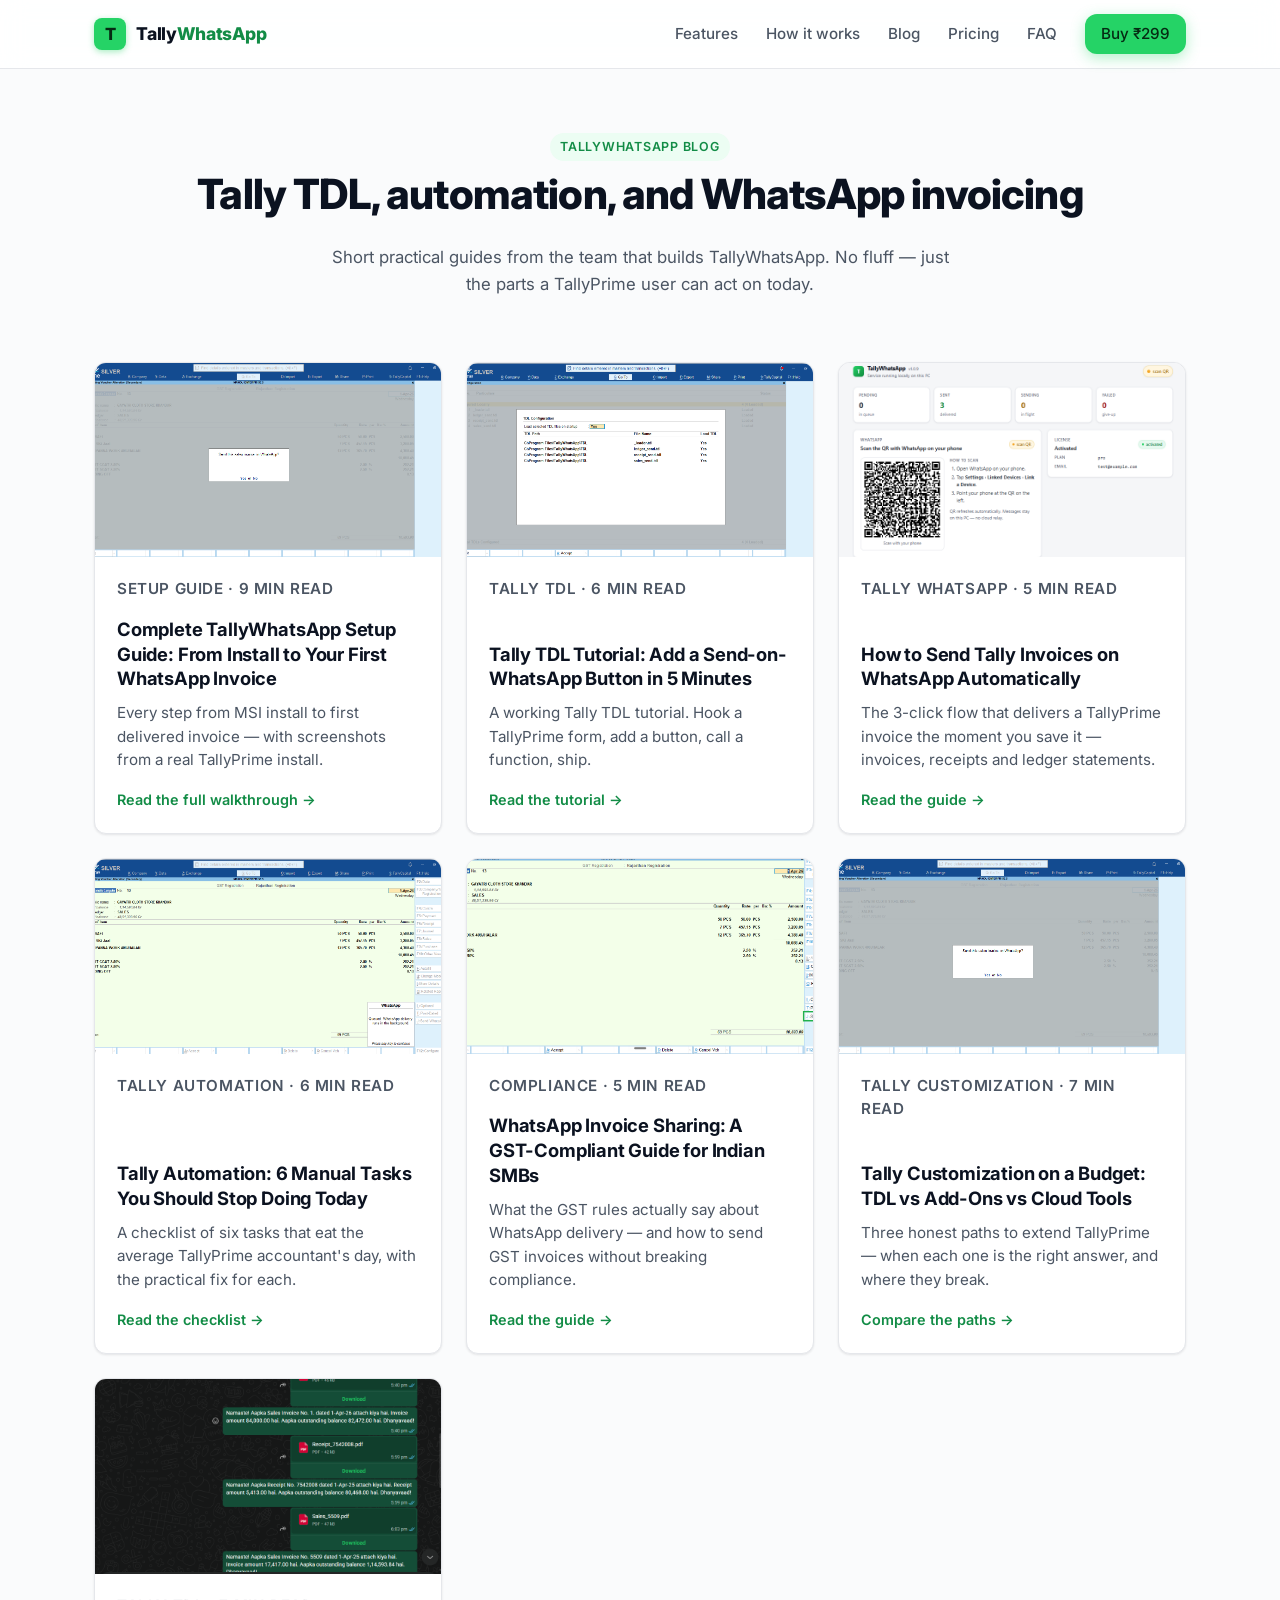
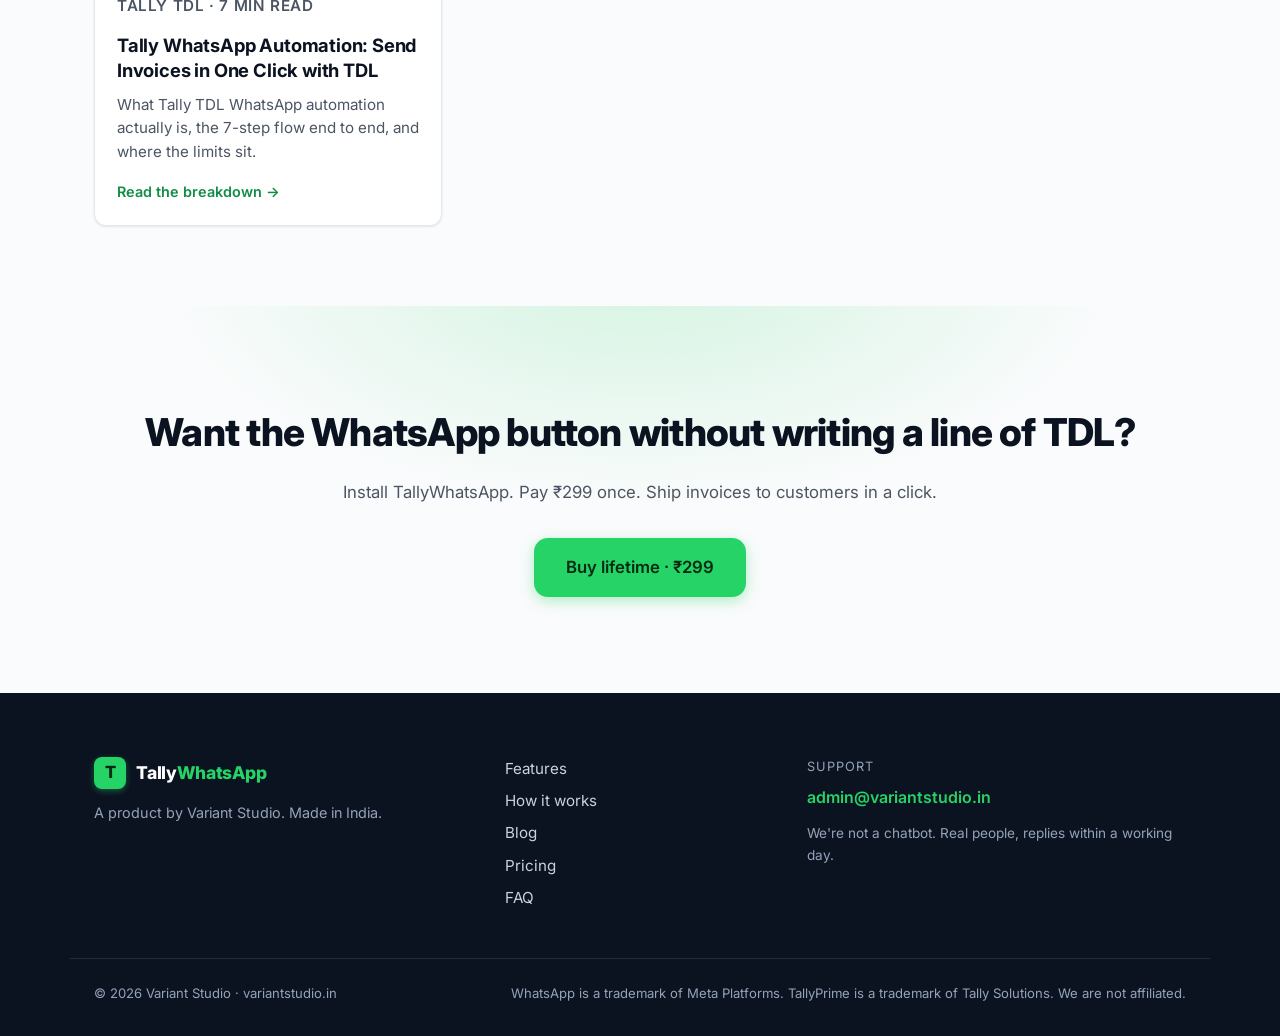
<file: landing/blog/index.html>
<!DOCTYPE html>
<html lang="en">
<head>
<meta charset="UTF-8">
<meta name="viewport" content="width=device-width, initial-scale=1.0">
<title>Blog — TallyWhatsApp · Tally TDL, Automation & WhatsApp Invoicing</title>
<meta name="description" content="Practical guides on Tally TDL, Tally automation and sending TallyPrime invoices on WhatsApp. Written by the team that built TallyWhatsApp.">
<link rel="canonical" href="https://tallywhatsapp.variantstudio.in/blog/">

<meta property="og:type" content="website">
<meta property="og:url" content="https://tallywhatsapp.variantstudio.in/blog/">
<meta property="og:title" content="TallyWhatsApp Blog — Tally TDL, Automation & WhatsApp Invoicing">
<meta property="og:description" content="Practical guides on Tally TDL, Tally automation and sending TallyPrime invoices on WhatsApp.">
<meta property="og:image" content="https://tallywhatsapp.variantstudio.in/og-image.png">
<meta property="og:locale" content="en_IN">
<meta name="twitter:card" content="summary_large_image">
<meta name="twitter:title" content="TallyWhatsApp Blog — Tally TDL & Automation">
<meta name="twitter:description" content="Short, practical guides on Tally TDL, automation and WhatsApp invoicing.">
<meta name="twitter:image" content="https://tallywhatsapp.variantstudio.in/og-image.png">

<meta name="theme-color" content="#25D366">
<link rel="icon" href="../favicon.svg" type="image/svg+xml">
<link rel="preconnect" href="https://fonts.googleapis.com">
<link rel="preconnect" href="https://fonts.gstatic.com" crossorigin>
<link href="https://fonts.googleapis.com/css2?family=Inter:wght@400;500;600;700;800&display=swap" rel="stylesheet">
<link rel="stylesheet" href="../style.css">
<link rel="stylesheet" href="style.css">

<script type="application/ld+json">
{
  "@context": "https://schema.org",
  "@type": "Blog",
  "name": "TallyWhatsApp Blog",
  "description": "Practical guides on Tally TDL, Tally automation and WhatsApp invoicing for Indian SMBs.",
  "url": "https://tallywhatsapp.variantstudio.in/blog/",
  "publisher": {
    "@type": "Organization",
    "name": "Variant Studio",
    "url": "https://variantstudio.in/",
    "logo": {"@type": "ImageObject", "url": "https://tallywhatsapp.variantstudio.in/favicon.svg"}
  },
  "blogPost": [
    {"@type": "BlogPosting", "headline": "Complete TallyWhatsApp Setup Guide: From Install to Your First WhatsApp Invoice", "url": "https://tallywhatsapp.variantstudio.in/blog/tallywhatsapp-complete-setup-guide/"},
    {"@type": "BlogPosting", "headline": "Tally TDL Tutorial: Add a Send-on-WhatsApp Button in 5 Minutes", "url": "https://tallywhatsapp.variantstudio.in/blog/tally-tdl-tutorial-send-whatsapp/"},
    {"@type": "BlogPosting", "headline": "How to Send Tally Invoices on WhatsApp Automatically", "url": "https://tallywhatsapp.variantstudio.in/blog/send-tally-invoices-whatsapp-automatically/"},
    {"@type": "BlogPosting", "headline": "Tally Automation: 6 Manual Tasks You Should Stop Doing Today", "url": "https://tallywhatsapp.variantstudio.in/blog/tally-automation-checklist/"},
    {"@type": "BlogPosting", "headline": "WhatsApp Invoice Sharing: A GST-Compliant Guide for Indian SMBs", "url": "https://tallywhatsapp.variantstudio.in/blog/whatsapp-invoice-gst-guide/"},
    {"@type": "BlogPosting", "headline": "Tally Customization on a Budget: TDL vs Add-Ons vs Cloud Tools", "url": "https://tallywhatsapp.variantstudio.in/blog/tally-customization-comparison/"},
    {"@type": "BlogPosting", "headline": "Tally WhatsApp Automation: Send Invoices in One Click with TDL", "url": "https://tallywhatsapp.variantstudio.in/blog/tally-tdl-whatsapp-automation/"}
  ]
}
</script>
</head>

<body>

<header class="site-header">
  <div class="container nav">
    <a href="/" class="brand" aria-label="TallyWhatsApp home">
      <span class="brand-mark">T</span>
      <span class="brand-name">Tally<span>WhatsApp</span></span>
    </a>
    <nav aria-label="Primary">
      <a href="/#features">Features</a>
      <a href="/#how">How it works</a>
      <a href="/blog/">Blog</a>
      <a href="/#pricing">Pricing</a>
      <a href="/#faq">FAQ</a>
      <a href="/#pricing" class="btn btn-primary btn-sm">Buy ₹299</a>
    </nav>
  </div>
</header>

<main>

<section class="blog-hero">
  <div class="container">
    <span class="eyebrow">TallyWhatsApp Blog</span>
    <h1>Tally TDL, automation, and WhatsApp invoicing</h1>
    <p>Short practical guides from the team that builds <a href="/">TallyWhatsApp</a>. No fluff — just the parts a TallyPrime user can act on today.</p>
  </div>
</section>

<section class="container">
  <div class="blog-grid">

    <article class="blog-card">
      <a href="/blog/tallywhatsapp-complete-setup-guide/" class="blog-card-image" aria-label="Complete TallyWhatsApp setup guide">
        <img src="../Pictures/Screenshot%202026-05-17%20235850.png" alt="TallyWhatsApp dashboard with WhatsApp QR pairing, license activated and three sent messages" loading="lazy">
      </a>
      <div class="blog-card-body">
        <p class="blog-card-meta">Setup Guide · 9 min read</p>
        <h2>Complete TallyWhatsApp Setup Guide: From Install to Your First WhatsApp Invoice</h2>
        <p>Every step from MSI install to first delivered invoice — with screenshots from a real TallyPrime install.</p>
        <a href="/blog/tallywhatsapp-complete-setup-guide/" class="blog-card-link">Read the full walkthrough</a>
      </div>
    </article>

    <article class="blog-card">
      <a href="/blog/tally-tdl-tutorial-send-whatsapp/" class="blog-card-image" aria-label="Tally TDL Tutorial">
        <img src="../Pictures/Screenshot%202026-05-18%20000131.png" alt="TallyPrime TDL Configuration screen showing TallyWhatsApp's loader, sales, receipt and ledger TDL files all loaded" loading="lazy">
      </a>
      <div class="blog-card-body">
        <p class="blog-card-meta">Tally TDL · 6 min read</p>
        <h2>Tally TDL Tutorial: Add a Send-on-WhatsApp Button in 5 Minutes</h2>
        <p>A working Tally TDL tutorial. Hook a TallyPrime form, add a button, call a function, ship.</p>
        <a href="/blog/tally-tdl-tutorial-send-whatsapp/" class="blog-card-link">Read the tutorial</a>
      </div>
    </article>

    <article class="blog-card">
      <a href="/blog/send-tally-invoices-whatsapp-automatically/" class="blog-card-image" aria-label="Send Tally invoices on WhatsApp">
        <img src="../Pictures/Screenshot%202026-05-17%20234858.png" alt="TallyPrime sales voucher with the J: Send WhatsApp button highlighted in the function key panel" loading="lazy">
      </a>
      <div class="blog-card-body">
        <p class="blog-card-meta">Tally WhatsApp · 5 min read</p>
        <h2>How to Send Tally Invoices on WhatsApp Automatically</h2>
        <p>The 3-click flow that delivers a TallyPrime invoice the moment you save it — invoices, receipts and ledger statements.</p>
        <a href="/blog/send-tally-invoices-whatsapp-automatically/" class="blog-card-link">Read the guide</a>
      </div>
    </article>

    <article class="blog-card">
      <a href="/blog/tally-automation-checklist/" class="blog-card-image" aria-label="Tally automation checklist">
        <img src="../Pictures/Screenshot%202026-05-17%20235955.png" alt="TallyWhatsApp Activity log listing three sent vouchers with status badges" loading="lazy">
      </a>
      <div class="blog-card-body">
        <p class="blog-card-meta">Tally Automation · 6 min read</p>
        <h2>Tally Automation: 6 Manual Tasks You Should Stop Doing Today</h2>
        <p>A checklist of six tasks that eat the average TallyPrime accountant's day, with the practical fix for each.</p>
        <a href="/blog/tally-automation-checklist/" class="blog-card-link">Read the checklist</a>
      </div>
    </article>

    <article class="blog-card">
      <a href="/blog/whatsapp-invoice-gst-guide/" class="blog-card-image" aria-label="WhatsApp invoice GST guide">
        <img src="../Pictures/Screenshot%202026-05-17%20235624.png" alt="WhatsApp chat showing three GST invoice PDFs received from TallyWhatsApp" loading="lazy">
      </a>
      <div class="blog-card-body">
        <p class="blog-card-meta">Compliance · 5 min read</p>
        <h2>WhatsApp Invoice Sharing: A GST-Compliant Guide for Indian SMBs</h2>
        <p>What the GST rules actually say about WhatsApp delivery — and how to send GST invoices without breaking compliance.</p>
        <a href="/blog/whatsapp-invoice-gst-guide/" class="blog-card-link">Read the guide</a>
      </div>
    </article>

    <article class="blog-card">
      <a href="/blog/tally-customization-comparison/" class="blog-card-image" aria-label="Tally customization comparison">
        <img src="../Pictures/Screenshot%202026-05-17%20235850.png" alt="TallyWhatsApp dashboard with WhatsApp QR pairing and message stats" loading="lazy">
      </a>
      <div class="blog-card-body">
        <p class="blog-card-meta">Tally Customization · 7 min read</p>
        <h2>Tally Customization on a Budget: TDL vs Add-Ons vs Cloud Tools</h2>
        <p>Three honest paths to extend TallyPrime — when each one is the right answer, and where they break.</p>
        <a href="/blog/tally-customization-comparison/" class="blog-card-link">Compare the paths</a>
      </div>
    </article>

    <article class="blog-card">
      <a href="/blog/tally-tdl-whatsapp-automation/" class="blog-card-image" aria-label="Tally TDL WhatsApp automation">
        <img src="../Pictures/Screenshot%202026-05-17%20235316.png" alt="TallyPrime showing the WhatsApp queued confirmation overlay seconds after a sales voucher is saved" loading="lazy">
      </a>
      <div class="blog-card-body">
        <p class="blog-card-meta">Tally TDL · 7 min read</p>
        <h2>Tally WhatsApp Automation: Send Invoices in One Click with TDL</h2>
        <p>What Tally TDL WhatsApp automation actually is, the 7-step flow end to end, and where the limits sit.</p>
        <a href="/blog/tally-tdl-whatsapp-automation/" class="blog-card-link">Read the breakdown</a>
      </div>
    </article>

  </div>
</section>

<section class="final-cta">
  <div class="container">
    <h2>Want the WhatsApp button without writing a line of TDL?</h2>
    <p>Install TallyWhatsApp. Pay ₹299 once. Ship invoices to customers in a click.</p>
    <a href="/#pricing" class="btn btn-primary btn-lg">Buy lifetime · ₹299</a>
  </div>
</section>

</main>

<footer>
  <div class="container footer-grid">
    <div>
      <a href="/" class="brand">
        <span class="brand-mark">T</span>
        <span class="brand-name">Tally<span>WhatsApp</span></span>
      </a>
      <p class="footer-tag">A product by Variant Studio. Made in India.</p>
    </div>
    <div class="footer-links">
      <a href="/#features">Features</a>
      <a href="/#how">How it works</a>
      <a href="/blog/">Blog</a>
      <a href="/#pricing">Pricing</a>
      <a href="/#faq">FAQ</a>
    </div>
    <div class="footer-contact">
      <div>Support</div>
      <a href="mailto:admin@variantstudio.in">admin@variantstudio.in</a>
      <p class="footer-mini">We're not a chatbot. Real people, replies within a working day.</p>
    </div>
  </div>
  <div class="container footer-bottom">
    <span>© 2026 Variant Studio · variantstudio.in</span>
    <span>WhatsApp is a trademark of Meta Platforms. TallyPrime is a trademark of Tally Solutions. We are not affiliated.</span>
  </div>
</footer>

</body>
</html>
</file>
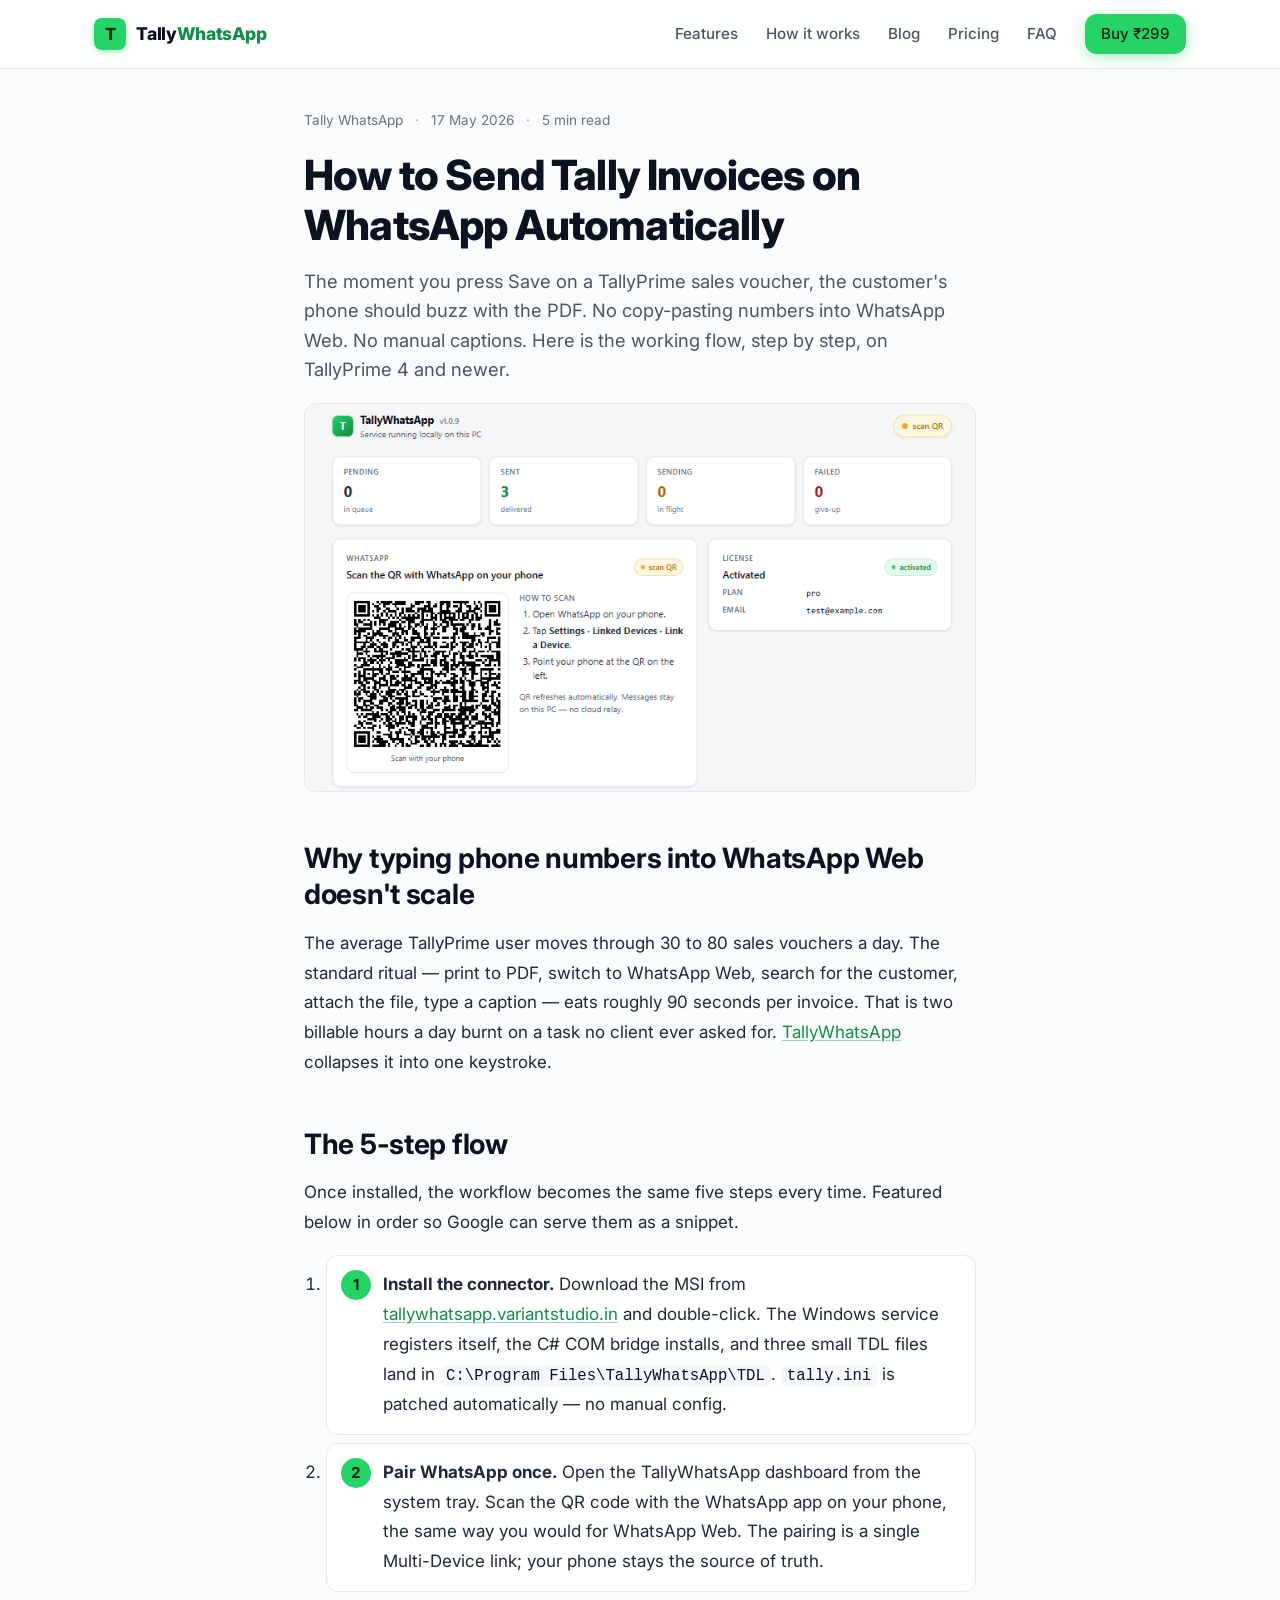
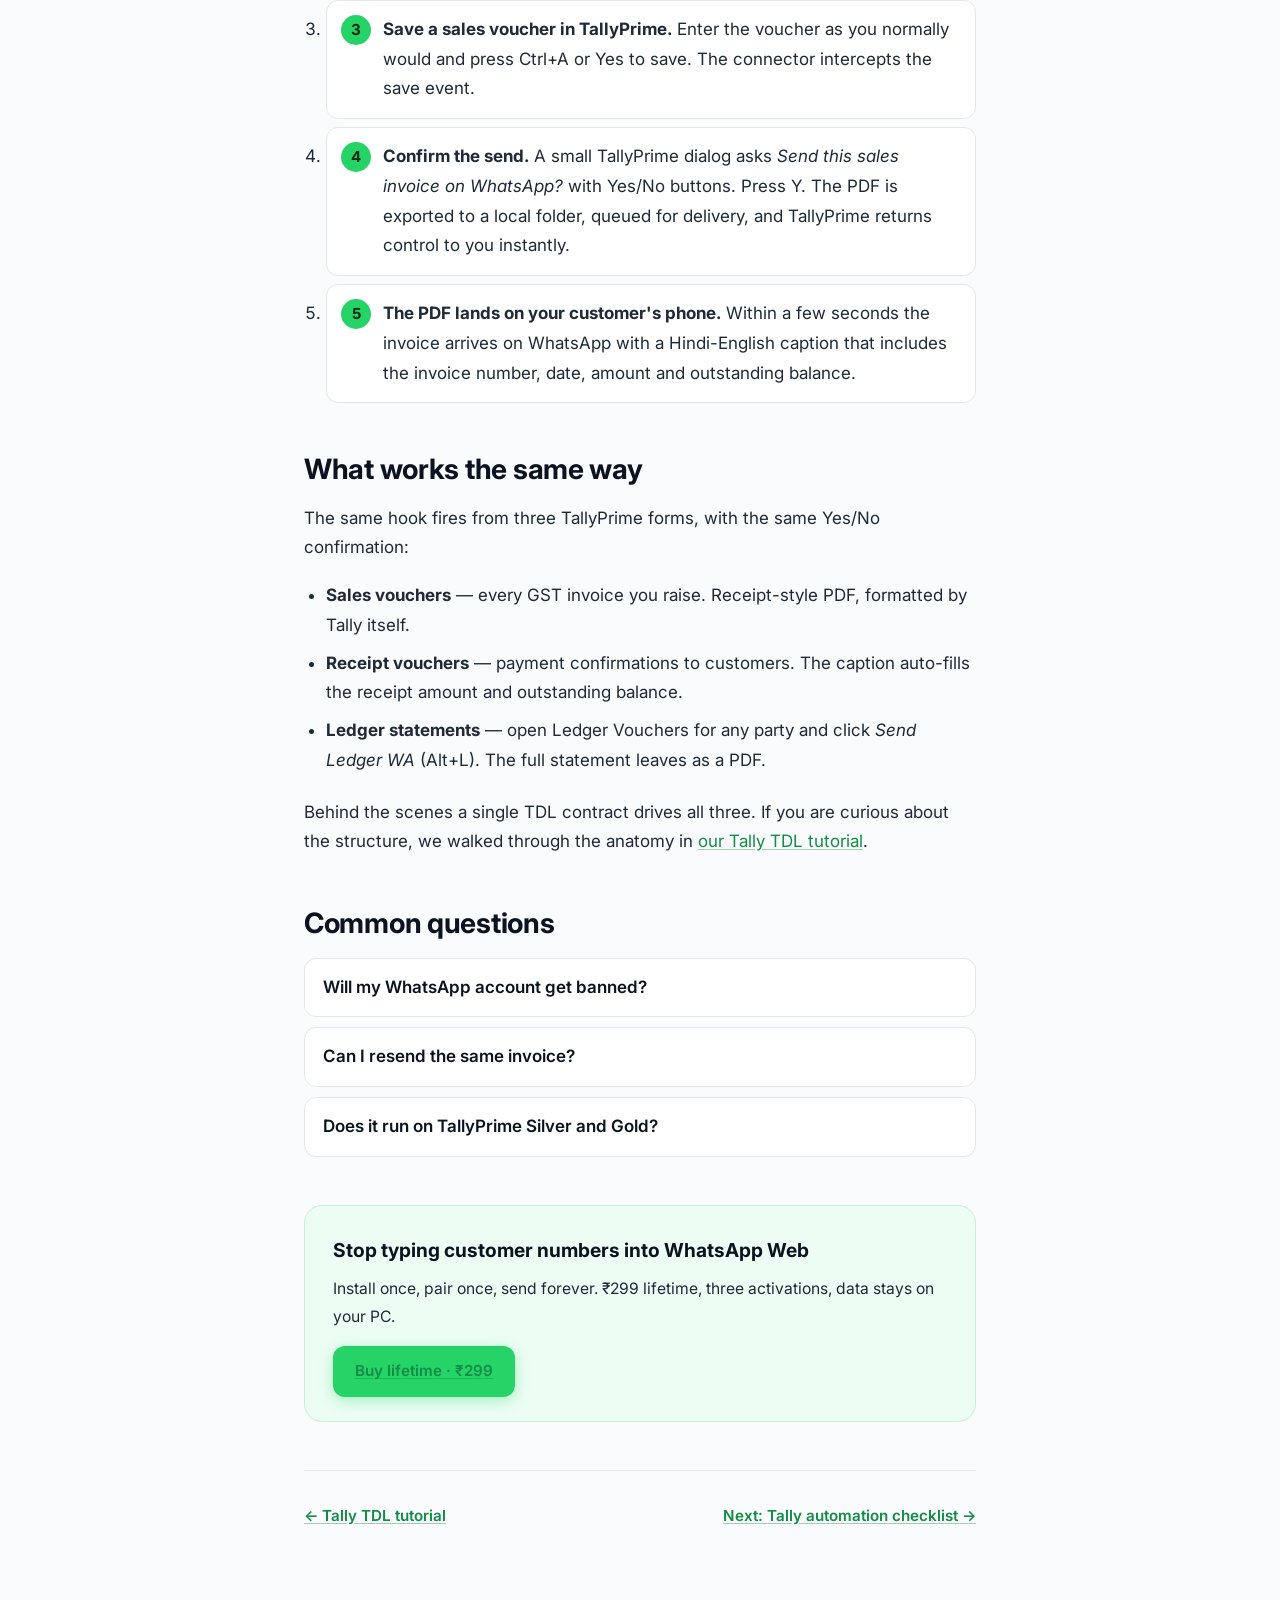
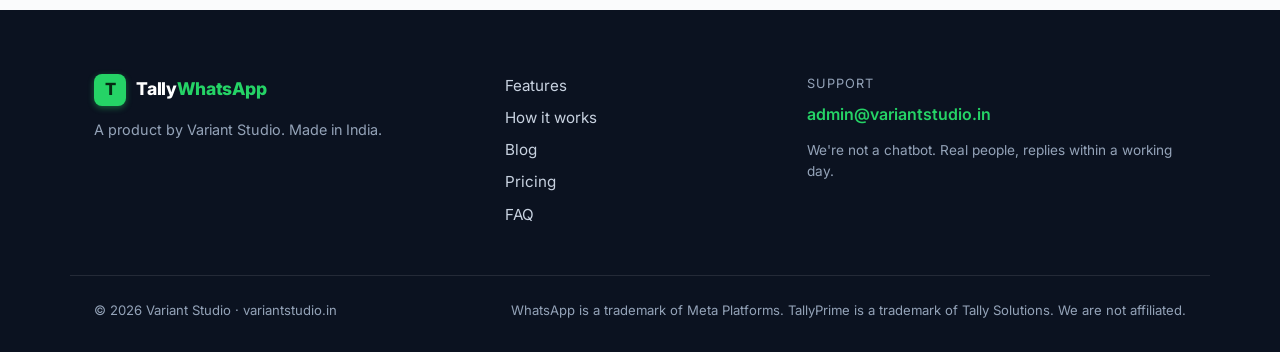
<file: landing/blog/send-tally-invoices-whatsapp-automatically/index.html>
<!DOCTYPE html>
<html lang="en">
<head>
<meta charset="UTF-8">
<meta name="viewport" content="width=device-width, initial-scale=1.0">
<title>Send Tally Invoices on WhatsApp Automatically (2026 Guide)</title>
<meta name="description" content="Step-by-step guide to send TallyPrime invoices on WhatsApp the moment you save them. Works with GST invoices, receipts and ledger statements.">
<link rel="canonical" href="https://tallywhatsapp.variantstudio.in/blog/send-tally-invoices-whatsapp-automatically/">

<meta property="og:type" content="article">
<meta property="og:url" content="https://tallywhatsapp.variantstudio.in/blog/send-tally-invoices-whatsapp-automatically/">
<meta property="og:title" content="Send Tally Invoices on WhatsApp Automatically (2026 Guide)">
<meta property="og:description" content="Step-by-step guide to send TallyPrime invoices on WhatsApp the moment you save them.">
<meta property="og:image" content="https://tallywhatsapp.variantstudio.in/Pictures/Screenshot%202026-05-17%20234858.png">
<meta property="og:locale" content="en_IN">
<meta name="twitter:card" content="summary_large_image">
<meta name="twitter:title" content="Send Tally Invoices on WhatsApp Automatically (2026 Guide)">
<meta name="twitter:description" content="Step-by-step guide to send TallyPrime invoices on WhatsApp the moment you save them.">
<meta name="twitter:image" content="https://tallywhatsapp.variantstudio.in/Pictures/Screenshot%202026-05-17%20234858.png">

<meta name="theme-color" content="#25D366">
<link rel="icon" href="../../favicon.svg" type="image/svg+xml">
<link rel="preconnect" href="https://fonts.googleapis.com">
<link rel="preconnect" href="https://fonts.gstatic.com" crossorigin>
<link href="https://fonts.googleapis.com/css2?family=Inter:wght@400;500;600;700;800&display=swap" rel="stylesheet">
<link rel="stylesheet" href="../../style.css">
<link rel="stylesheet" href="../style.css">

<script type="application/ld+json">
{
  "@context": "https://schema.org",
  "@type": "Article",
  "headline": "How to Send Tally Invoices on WhatsApp Automatically",
  "description": "Step-by-step guide to send TallyPrime invoices on WhatsApp the moment you save them.",
  "image": "https://tallywhatsapp.variantstudio.in/Pictures/Screenshot%202026-05-17%20234858.png",
  "datePublished": "2026-05-17",
  "dateModified": "2026-05-17",
  "author": {"@type": "Organization", "name": "TallyWhatsApp Team"},
  "publisher": {
    "@type": "Organization",
    "name": "Variant Studio",
    "logo": {"@type": "ImageObject", "url": "https://tallywhatsapp.variantstudio.in/favicon.svg"}
  },
  "mainEntityOfPage": "https://tallywhatsapp.variantstudio.in/blog/send-tally-invoices-whatsapp-automatically/"
}
</script>

<script type="application/ld+json">
{
  "@context": "https://schema.org",
  "@type": "HowTo",
  "name": "Send a Tally invoice on WhatsApp",
  "totalTime": "PT5M",
  "tool": ["TallyPrime 4 or newer", "TallyWhatsApp connector", "WhatsApp on a smartphone"],
  "step": [
    {"@type": "HowToStep", "position": 1, "name": "Install TallyWhatsApp", "text": "Download the MSI from the homepage and run it. The connector service registers itself."},
    {"@type": "HowToStep", "position": 2, "name": "Pair WhatsApp", "text": "Open the dashboard. Scan the QR with WhatsApp on your phone, the same way you would for WhatsApp Web."},
    {"@type": "HowToStep", "position": 3, "name": "Save a sales voucher", "text": "Open TallyPrime and save a sales invoice as you normally would. A confirmation prompt appears."},
    {"@type": "HowToStep", "position": 4, "name": "Confirm the send", "text": "Click Yes on the prompt. The voucher is queued for delivery in the background."},
    {"@type": "HowToStep", "position": 5, "name": "Customer receives PDF on WhatsApp", "text": "The PDF lands on the customer's phone with a friendly Hindi-English caption within seconds."}
  ]
}
</script>

<script type="application/ld+json">
{
  "@context": "https://schema.org",
  "@type": "FAQPage",
  "mainEntity": [
    {"@type": "Question", "name": "Will my WhatsApp account get banned?", "acceptedAnswer": {"@type": "Answer", "text": "TallyWhatsApp uses the official WhatsApp Multi-Device protocol — your account is treated as a linked device, identical to WhatsApp Web. The only real risk is WhatsApp's anti-spam system: blasting hundreds of invoices back-to-back can flag any account and trigger a ~24-hour temporary restriction. We auto-space receipt vouchers ~90s apart for this reason. Pace sales batches and you stay well below the threshold."}},
    {"@type": "Question", "name": "Can I resend the same invoice?", "acceptedAnswer": {"@type": "Answer", "text": "Yes. Every deliberate click of Send WhatsApp is treated as a fresh send. The Yes / No prompt is the user confirmation point."}},
    {"@type": "Question", "name": "Does it work with multiple companies?", "acceptedAnswer": {"@type": "Answer", "text": "Yes. The Send WhatsApp button appears in every company file TallyPrime opens — no per-company setup."}}
  ]
}
</script>
</head>

<body>

<header class="site-header">
  <div class="container nav">
    <a href="/" class="brand" aria-label="TallyWhatsApp home">
      <span class="brand-mark">T</span>
      <span class="brand-name">Tally<span>WhatsApp</span></span>
    </a>
    <nav aria-label="Primary">
      <a href="/#features">Features</a>
      <a href="/#how">How it works</a>
      <a href="/blog/">Blog</a>
      <a href="/#pricing">Pricing</a>
      <a href="/#faq">FAQ</a>
      <a href="/#pricing" class="btn btn-primary btn-sm">Buy ₹299</a>
    </nav>
  </div>
</header>

<main class="article-wrap">
  <article class="article container">

    <p class="article-meta">
      <span>Tally WhatsApp</span>
      <span>17 May 2026</span>
      <span>5 min read</span>
    </p>

    <h1>How to Send Tally Invoices on WhatsApp Automatically</h1>
    <p class="article-lead">
      The moment you press Save on a TallyPrime sales voucher, the customer's phone should buzz with the
      PDF. No copy-pasting numbers into WhatsApp Web. No manual captions. Here is the working flow,
      step by step, on TallyPrime 4 and newer.
    </p>

    <figure class="article-hero">
      <img src="../../Pictures/Screenshot%202026-05-17%20234858.png" alt="TallyPrime sales voucher with the J: Send WhatsApp button highlighted in the function key panel">
    </figure>

    <h2>Why typing phone numbers into WhatsApp Web doesn't scale</h2>
    <p>
      The average TallyPrime user moves through 30 to 80 sales vouchers a day. The standard ritual —
      print to PDF, switch to WhatsApp Web, search for the customer, attach the file, type a caption —
      eats roughly 90 seconds per invoice. That is two billable hours a day burnt on a task no client
      ever asked for. <a href="https://tallywhatsapp.variantstudio.in/">TallyWhatsApp</a> collapses
      it into one keystroke.
    </p>

    <h2>The 5-step flow</h2>
    <p>
      Once installed, the workflow becomes the same five steps every time. Featured below in order so
      Google can serve them as a snippet.
    </p>

    <ol class="how-to-steps">
      <li><strong>Install the connector.</strong> Download the MSI from
        <a href="/">tallywhatsapp.variantstudio.in</a> and double-click. The Windows service registers
        itself, the C# COM bridge installs, and three small TDL files land in
        <code>C:\Program Files\TallyWhatsApp\TDL</code>. <code>tally.ini</code> is patched
        automatically — no manual config.</li>
      <li><strong>Pair WhatsApp once.</strong> Open the TallyWhatsApp dashboard from the system tray.
        Scan the QR code with the WhatsApp app on your phone, the same way you would for WhatsApp Web.
        The pairing is a single Multi-Device link; your phone stays the source of truth.</li>
      <li><strong>Save a sales voucher in TallyPrime.</strong> Enter the voucher as you normally would
        and press Ctrl+A or Yes to save. The connector intercepts the save event.</li>
      <li><strong>Confirm the send.</strong> A small TallyPrime dialog asks <em>Send this sales invoice
        on WhatsApp?</em> with Yes/No buttons. Press Y. The PDF is exported to a local folder, queued
        for delivery, and TallyPrime returns control to you instantly.</li>
      <li><strong>The PDF lands on your customer's phone.</strong> Within a few seconds the invoice
        arrives on WhatsApp with a Hindi-English caption that includes the invoice number, date,
        amount and outstanding balance.</li>
    </ol>

    <h2>What works the same way</h2>
    <p>
      The same hook fires from three TallyPrime forms, with the same Yes/No confirmation:
    </p>
    <ul>
      <li><strong>Sales vouchers</strong> — every GST invoice you raise. Receipt-style PDF, formatted by
        Tally itself.</li>
      <li><strong>Receipt vouchers</strong> — payment confirmations to customers. The caption auto-fills
        the receipt amount and outstanding balance.</li>
      <li><strong>Ledger statements</strong> — open Ledger Vouchers for any party and click
        <em>Send Ledger WA</em> (Alt+L). The full statement leaves as a PDF.</li>
    </ul>
    <p>
      Behind the scenes a single TDL contract drives all three. If you are curious about the structure,
      we walked through the anatomy in
      <a href="/blog/tally-tdl-tutorial-send-whatsapp/">our Tally TDL tutorial</a>.
    </p>

    <h2>Common questions</h2>
    <div class="article-faq">
      <details>
        <summary>Will my WhatsApp account get banned?</summary>
        <p>TallyWhatsApp uses the official Multi-Device protocol — your account is treated as a
          linked device exactly the way WhatsApp Web is. There is no scraping or policy bypass. The
          one real risk is WhatsApp's anti-spam system: sending hundreds of invoices back-to-back can
          flag any account and trigger a ~24-hour temporary restriction. We auto-space receipt
          vouchers about 90 seconds apart for this reason. Pace sales batches to customers who
          expect them and you stay well below the threshold.</p>
      </details>
      <details>
        <summary>Can I resend the same invoice?</summary>
        <p>Yes. Each deliberate click of Send WhatsApp is treated as a fresh delivery. The Yes/No prompt
          is the user confirmation point. Click Yes again, the customer gets it again.</p>
      </details>
      <details>
        <summary>Does it run on TallyPrime Silver and Gold?</summary>
        <p>Both. The connector is per-PC, not per-license type. Multi-company is fully supported.</p>
      </details>
    </div>

    <div class="article-cta">
      <h3>Stop typing customer numbers into WhatsApp Web</h3>
      <p>Install once, pair once, send forever. ₹299 lifetime, three activations, data stays on your PC.</p>
      <a href="/#pricing" class="btn btn-primary">Buy lifetime · ₹299</a>
    </div>

    <div class="article-prev-next">
      <a href="/blog/tally-tdl-tutorial-send-whatsapp/">← Tally TDL tutorial</a>
      <a href="/blog/tally-automation-checklist/">Next: Tally automation checklist →</a>
    </div>

  </article>
</main>

<footer>
  <div class="container footer-grid">
    <div>
      <a href="/" class="brand">
        <span class="brand-mark">T</span>
        <span class="brand-name">Tally<span>WhatsApp</span></span>
      </a>
      <p class="footer-tag">A product by Variant Studio. Made in India.</p>
    </div>
    <div class="footer-links">
      <a href="/#features">Features</a>
      <a href="/#how">How it works</a>
      <a href="/blog/">Blog</a>
      <a href="/#pricing">Pricing</a>
      <a href="/#faq">FAQ</a>
    </div>
    <div class="footer-contact">
      <div>Support</div>
      <a href="mailto:admin@variantstudio.in">admin@variantstudio.in</a>
      <p class="footer-mini">We're not a chatbot. Real people, replies within a working day.</p>
    </div>
  </div>
  <div class="container footer-bottom">
    <span>© 2026 Variant Studio · variantstudio.in</span>
    <span>WhatsApp is a trademark of Meta Platforms. TallyPrime is a trademark of Tally Solutions. We are not affiliated.</span>
  </div>
</footer>

</body>
</html>
</file>
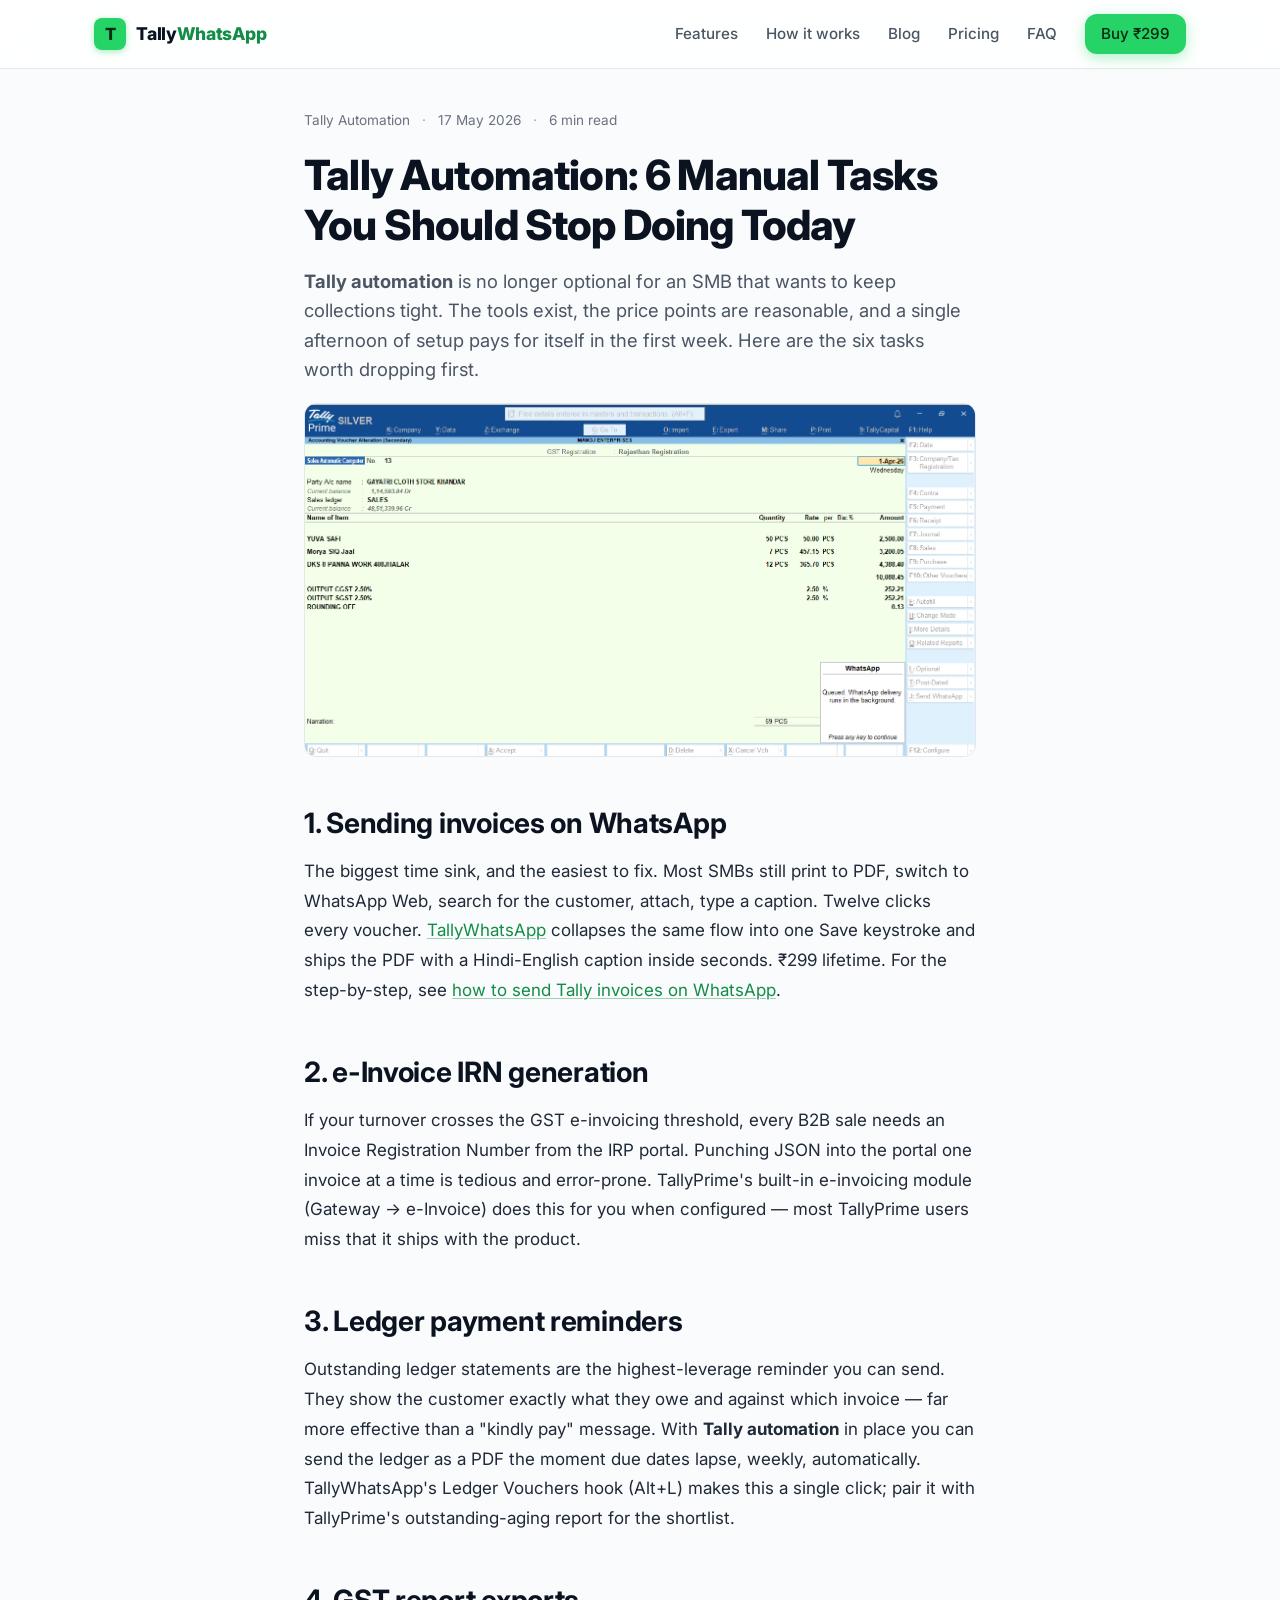
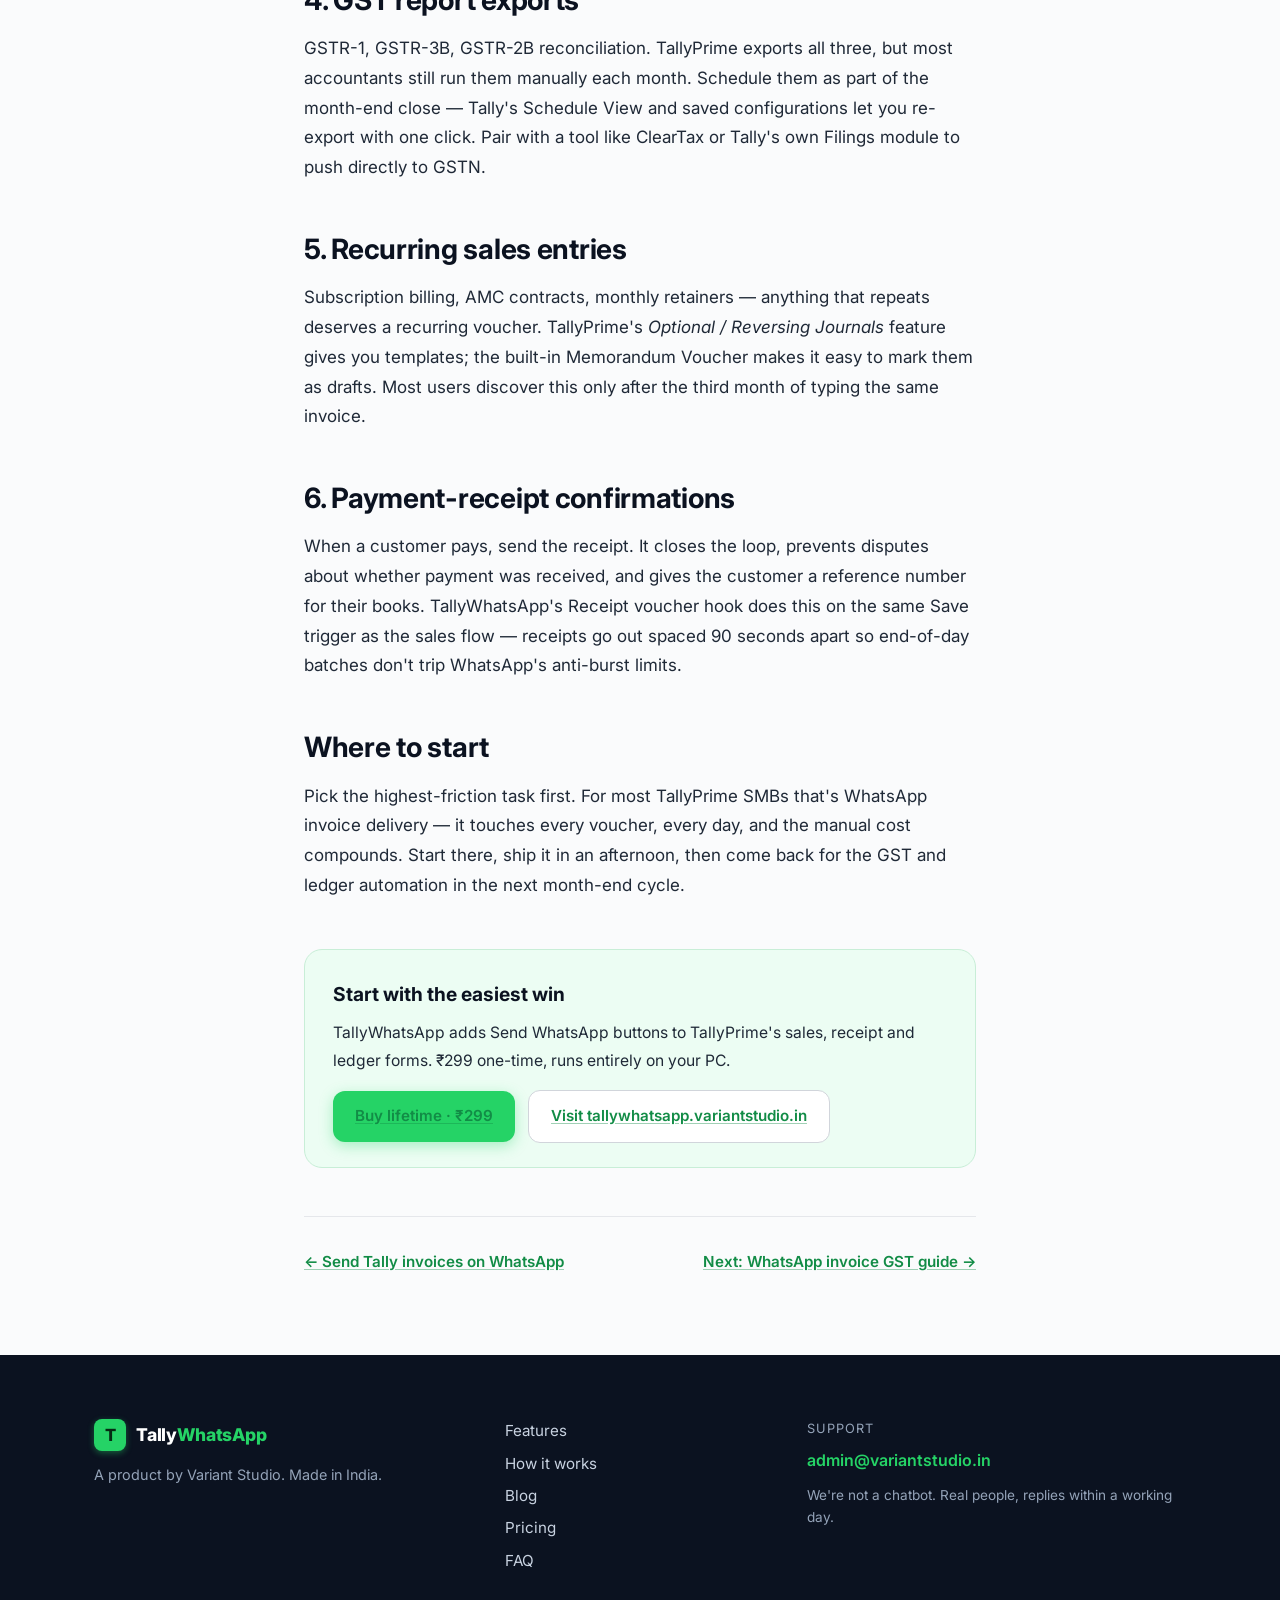
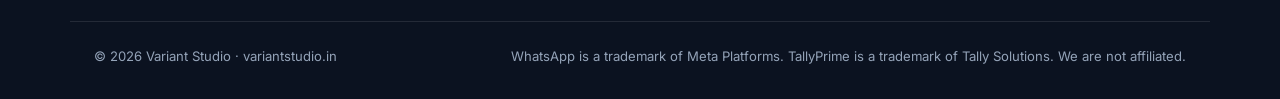
<file: landing/blog/tally-automation-checklist/index.html>
<!DOCTYPE html>
<html lang="en">
<head>
<meta charset="UTF-8">
<meta name="viewport" content="width=device-width, initial-scale=1.0">
<title>Tally Automation Checklist: 6 Manual Tasks to Drop</title>
<meta name="description" content="From WhatsApp invoice delivery to bank reconciliation, here's a six-task checklist for automating Tally so accountants spend less time on data entry.">
<link rel="canonical" href="https://tallywhatsapp.variantstudio.in/blog/tally-automation-checklist/">

<meta property="og:type" content="article">
<meta property="og:url" content="https://tallywhatsapp.variantstudio.in/blog/tally-automation-checklist/">
<meta property="og:title" content="Tally Automation Checklist: 6 Manual Tasks to Drop">
<meta property="og:description" content="A six-task checklist for automating TallyPrime, starting with WhatsApp invoice delivery.">
<meta property="og:image" content="https://tallywhatsapp.variantstudio.in/Pictures/Screenshot%202026-05-17%20235955.png">
<meta property="og:locale" content="en_IN">
<meta name="twitter:card" content="summary_large_image">
<meta name="twitter:title" content="Tally Automation Checklist: 6 Manual Tasks to Drop">
<meta name="twitter:description" content="Six tasks every TallyPrime accountant should stop doing by hand.">
<meta name="twitter:image" content="https://tallywhatsapp.variantstudio.in/Pictures/Screenshot%202026-05-17%20235955.png">

<meta name="theme-color" content="#25D366">
<link rel="icon" href="../../favicon.svg" type="image/svg+xml">
<link rel="preconnect" href="https://fonts.googleapis.com">
<link rel="preconnect" href="https://fonts.gstatic.com" crossorigin>
<link href="https://fonts.googleapis.com/css2?family=Inter:wght@400;500;600;700;800&display=swap" rel="stylesheet">
<link rel="stylesheet" href="../../style.css">
<link rel="stylesheet" href="../style.css">

<script type="application/ld+json">
{
  "@context": "https://schema.org",
  "@type": "Article",
  "headline": "Tally Automation: 6 Manual Tasks You Should Stop Doing Today",
  "description": "From WhatsApp invoice delivery to bank reconciliation, here's a six-task checklist for automating Tally.",
  "image": "https://tallywhatsapp.variantstudio.in/Pictures/Screenshot%202026-05-17%20235955.png",
  "datePublished": "2026-05-17",
  "dateModified": "2026-05-17",
  "author": {"@type": "Organization", "name": "TallyWhatsApp Team"},
  "publisher": {
    "@type": "Organization",
    "name": "Variant Studio",
    "logo": {"@type": "ImageObject", "url": "https://tallywhatsapp.variantstudio.in/favicon.svg"}
  },
  "mainEntityOfPage": "https://tallywhatsapp.variantstudio.in/blog/tally-automation-checklist/"
}
</script>
</head>

<body>

<header class="site-header">
  <div class="container nav">
    <a href="/" class="brand" aria-label="TallyWhatsApp home">
      <span class="brand-mark">T</span>
      <span class="brand-name">Tally<span>WhatsApp</span></span>
    </a>
    <nav aria-label="Primary">
      <a href="/#features">Features</a>
      <a href="/#how">How it works</a>
      <a href="/blog/">Blog</a>
      <a href="/#pricing">Pricing</a>
      <a href="/#faq">FAQ</a>
      <a href="/#pricing" class="btn btn-primary btn-sm">Buy ₹299</a>
    </nav>
  </div>
</header>

<main class="article-wrap">
  <article class="article container">

    <p class="article-meta">
      <span>Tally Automation</span>
      <span>17 May 2026</span>
      <span>6 min read</span>
    </p>

    <h1>Tally Automation: 6 Manual Tasks You Should Stop Doing Today</h1>
    <p class="article-lead">
      <strong>Tally automation</strong> is no longer optional for an SMB that wants to keep collections
      tight. The tools exist, the price points are reasonable, and a single afternoon of setup pays for
      itself in the first week. Here are the six tasks worth dropping first.
    </p>

    <figure class="article-hero">
      <img src="../../Pictures/Screenshot%202026-05-17%20235955.png" alt="TallyWhatsApp Activity log listing three sent vouchers with status badges and Resend buttons">
    </figure>

    <h2>1. Sending invoices on WhatsApp</h2>
    <p>
      The biggest time sink, and the easiest to fix. Most SMBs still print to PDF, switch to WhatsApp Web,
      search for the customer, attach, type a caption. Twelve clicks every voucher.
      <a href="https://tallywhatsapp.variantstudio.in/">TallyWhatsApp</a> collapses the same flow into one
      Save keystroke and ships the PDF with a Hindi-English caption inside seconds. ₹299 lifetime.
      For the step-by-step, see
      <a href="/blog/send-tally-invoices-whatsapp-automatically/">how to send Tally invoices on WhatsApp</a>.
    </p>

    <h2>2. e-Invoice IRN generation</h2>
    <p>
      If your turnover crosses the GST e-invoicing threshold, every B2B sale needs an Invoice Registration
      Number from the IRP portal. Punching JSON into the portal one invoice at a time is tedious and
      error-prone. TallyPrime's built-in e-invoicing module (Gateway → e-Invoice) does this for you when
      configured — most TallyPrime users miss that it ships with the product.
    </p>

    <h2>3. Ledger payment reminders</h2>
    <p>
      Outstanding ledger statements are the highest-leverage reminder you can send. They show the
      customer exactly what they owe and against which invoice — far more effective than a
      "kindly pay" message. With <strong>Tally automation</strong> in place you can send the ledger as a
      PDF the moment due dates lapse, weekly, automatically. TallyWhatsApp's Ledger Vouchers hook
      (Alt+L) makes this a single click; pair it with TallyPrime's outstanding-aging report for the
      shortlist.
    </p>

    <h2>4. GST report exports</h2>
    <p>
      GSTR-1, GSTR-3B, GSTR-2B reconciliation. TallyPrime exports all three, but most accountants still
      run them manually each month. Schedule them as part of the month-end close — Tally's Schedule View
      and saved configurations let you re-export with one click. Pair with a tool like ClearTax or
      Tally's own Filings module to push directly to GSTN.
    </p>

    <h2>5. Recurring sales entries</h2>
    <p>
      Subscription billing, AMC contracts, monthly retainers — anything that repeats deserves a recurring
      voucher. TallyPrime's <em>Optional / Reversing Journals</em> feature gives you templates; the
      built-in Memorandum Voucher makes it easy to mark them as drafts. Most users discover this only
      after the third month of typing the same invoice.
    </p>

    <h2>6. Payment-receipt confirmations</h2>
    <p>
      When a customer pays, send the receipt. It closes the loop, prevents disputes about whether
      payment was received, and gives the customer a reference number for their books. TallyWhatsApp's
      Receipt voucher hook does this on the same Save trigger as the sales flow — receipts go out spaced
      90 seconds apart so end-of-day batches don't trip WhatsApp's anti-burst limits.
    </p>

    <h2>Where to start</h2>
    <p>
      Pick the highest-friction task first. For most TallyPrime SMBs that's WhatsApp invoice delivery —
      it touches every voucher, every day, and the manual cost compounds. Start there, ship it in an
      afternoon, then come back for the GST and ledger automation in the next month-end cycle.
    </p>

    <div class="article-cta">
      <h3>Start with the easiest win</h3>
      <p>TallyWhatsApp adds Send WhatsApp buttons to TallyPrime's sales, receipt and ledger forms.
        ₹299 one-time, runs entirely on your PC.</p>
      <a href="/#pricing" class="btn btn-primary">Buy lifetime · ₹299</a>
      <a href="/" class="btn btn-ghost">Visit tallywhatsapp.variantstudio.in</a>
    </div>

    <div class="article-prev-next">
      <a href="/blog/send-tally-invoices-whatsapp-automatically/">← Send Tally invoices on WhatsApp</a>
      <a href="/blog/whatsapp-invoice-gst-guide/">Next: WhatsApp invoice GST guide →</a>
    </div>

  </article>
</main>

<footer>
  <div class="container footer-grid">
    <div>
      <a href="/" class="brand">
        <span class="brand-mark">T</span>
        <span class="brand-name">Tally<span>WhatsApp</span></span>
      </a>
      <p class="footer-tag">A product by Variant Studio. Made in India.</p>
    </div>
    <div class="footer-links">
      <a href="/#features">Features</a>
      <a href="/#how">How it works</a>
      <a href="/blog/">Blog</a>
      <a href="/#pricing">Pricing</a>
      <a href="/#faq">FAQ</a>
    </div>
    <div class="footer-contact">
      <div>Support</div>
      <a href="mailto:admin@variantstudio.in">admin@variantstudio.in</a>
      <p class="footer-mini">We're not a chatbot. Real people, replies within a working day.</p>
    </div>
  </div>
  <div class="container footer-bottom">
    <span>© 2026 Variant Studio · variantstudio.in</span>
    <span>WhatsApp is a trademark of Meta Platforms. TallyPrime is a trademark of Tally Solutions. We are not affiliated.</span>
  </div>
</footer>

</body>
</html>
</file>
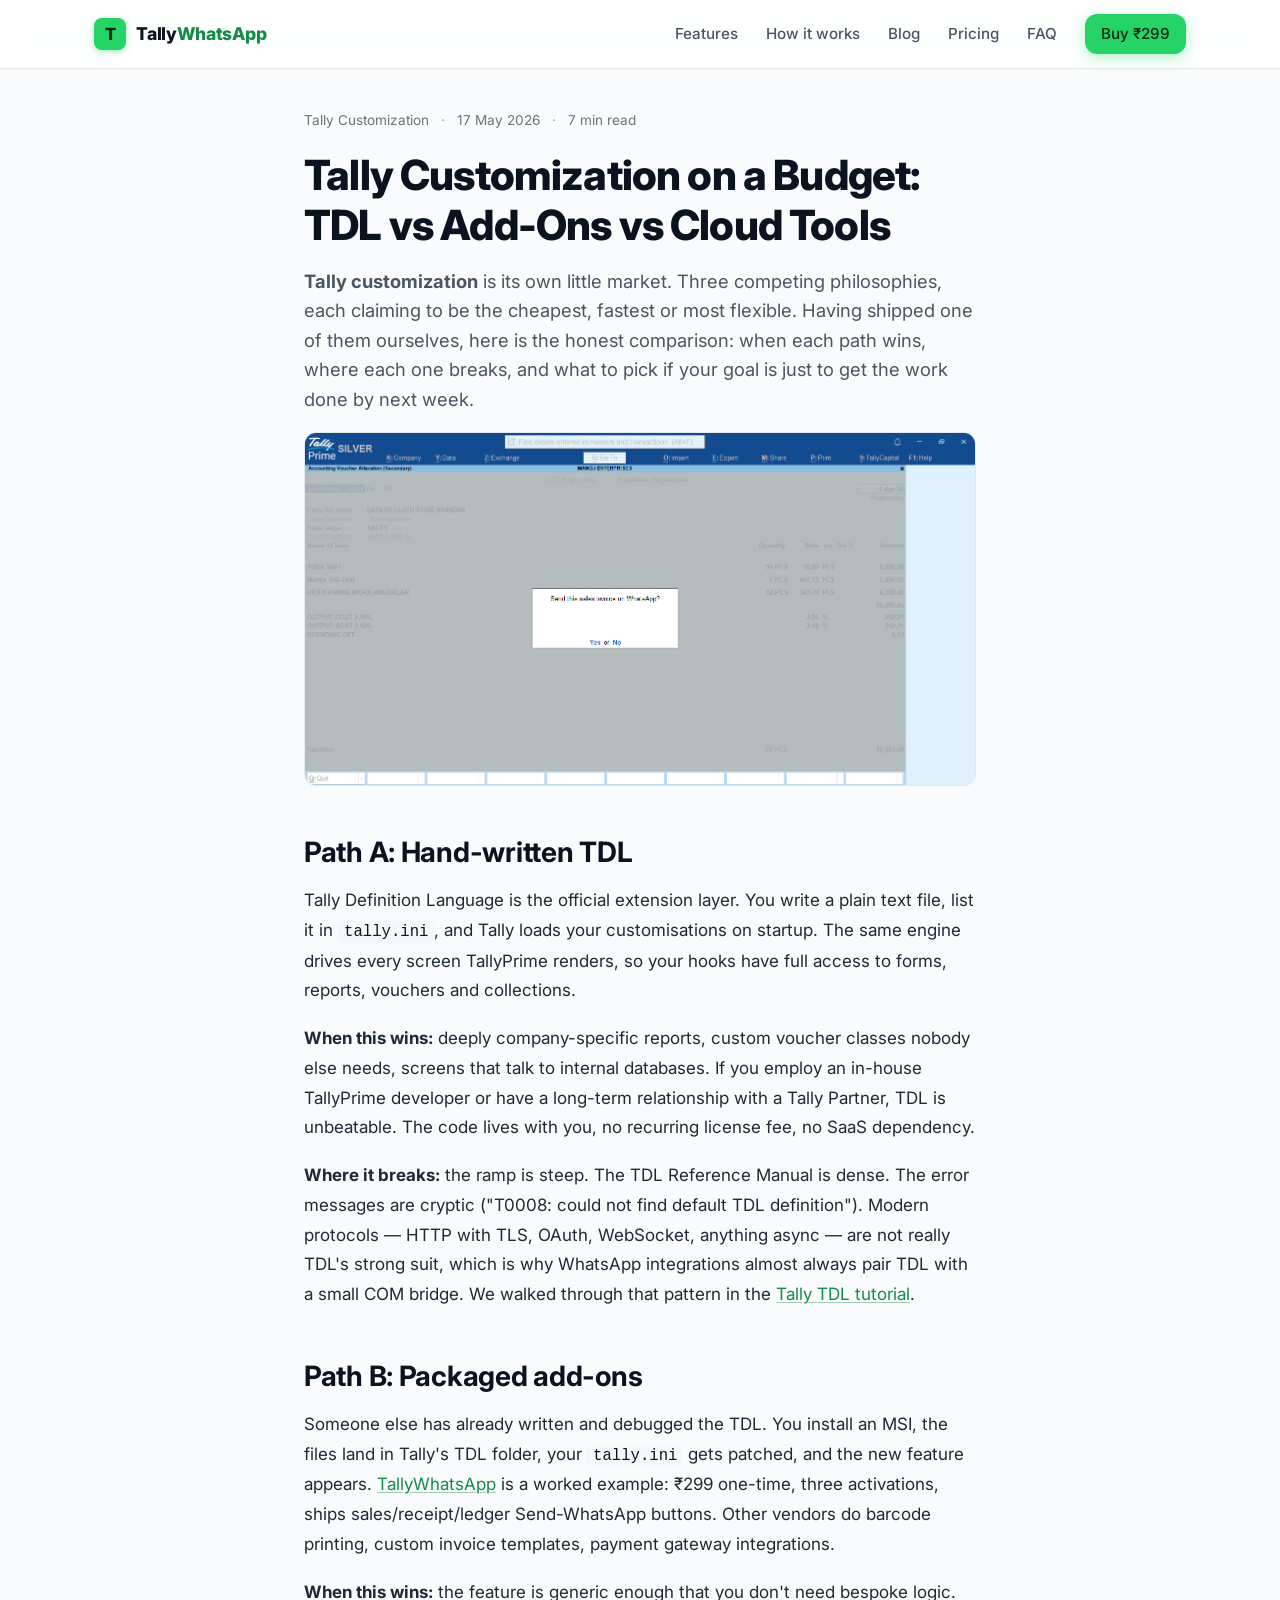
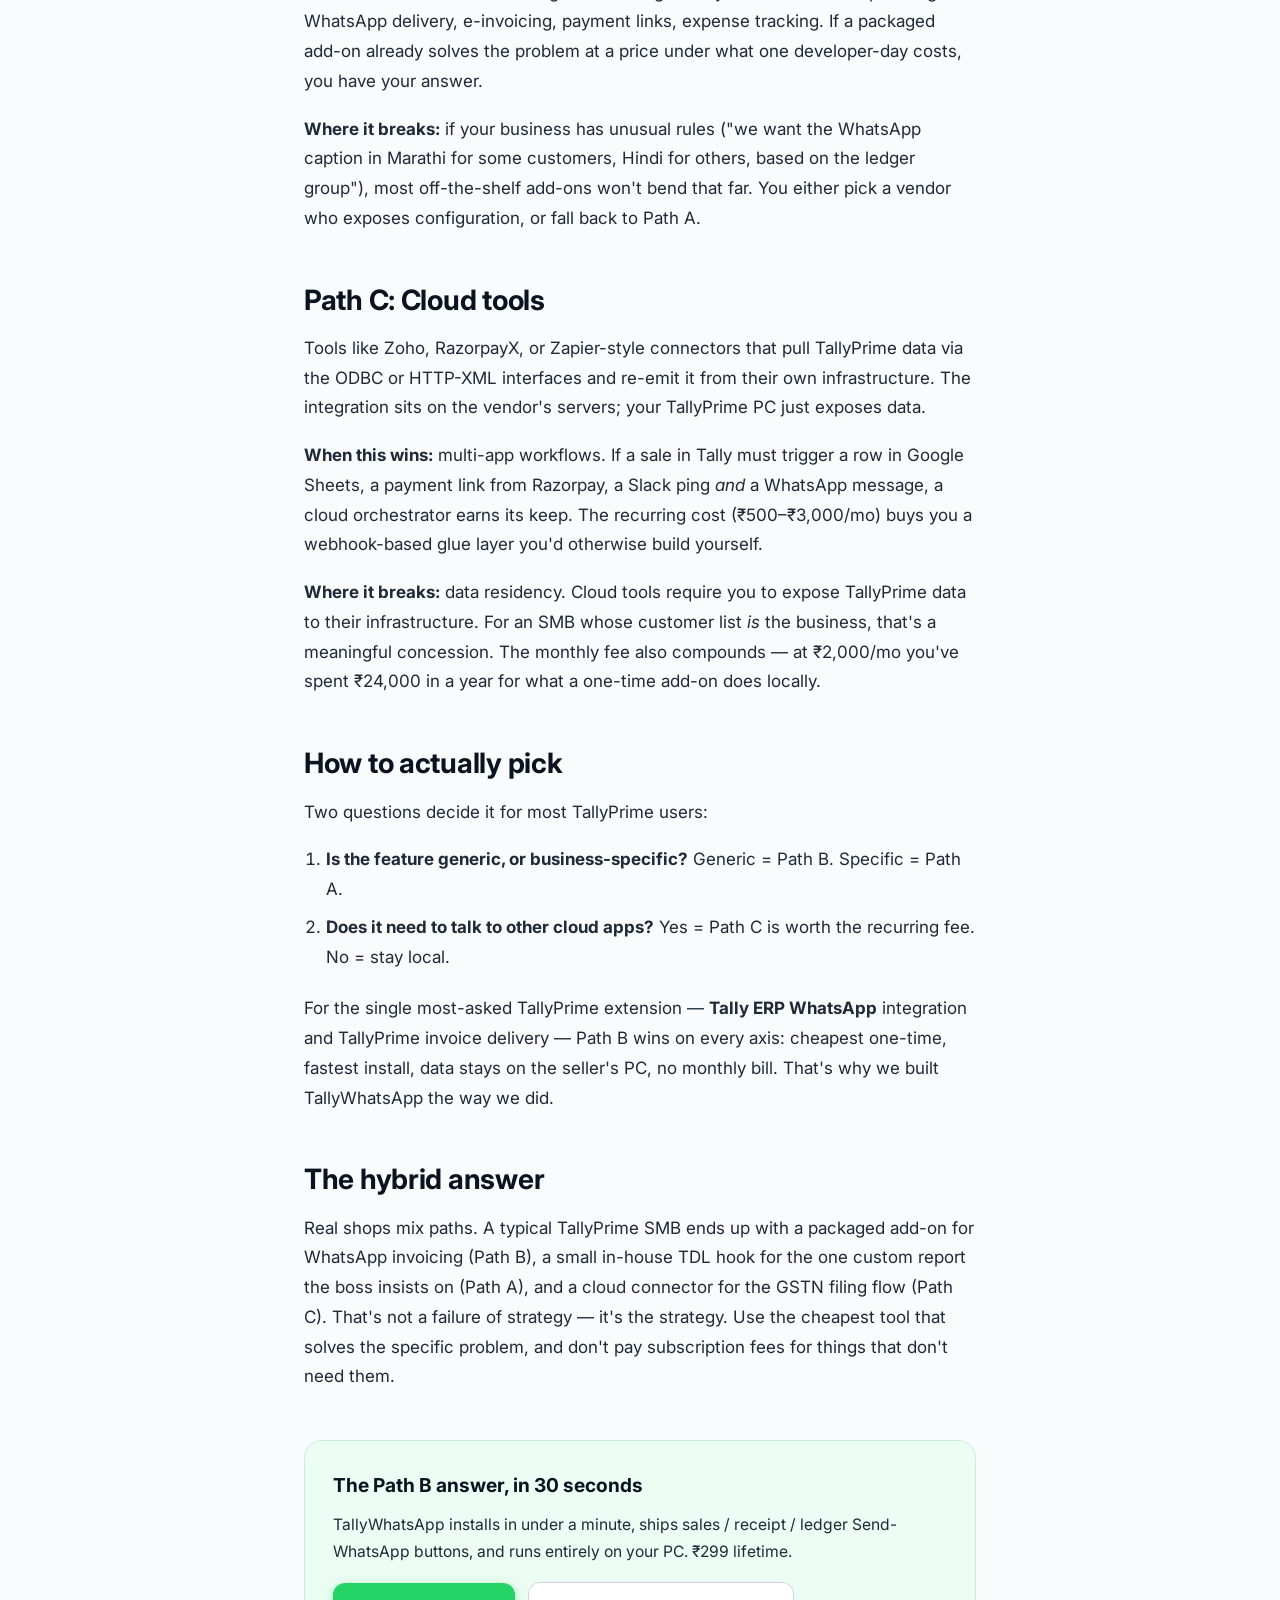
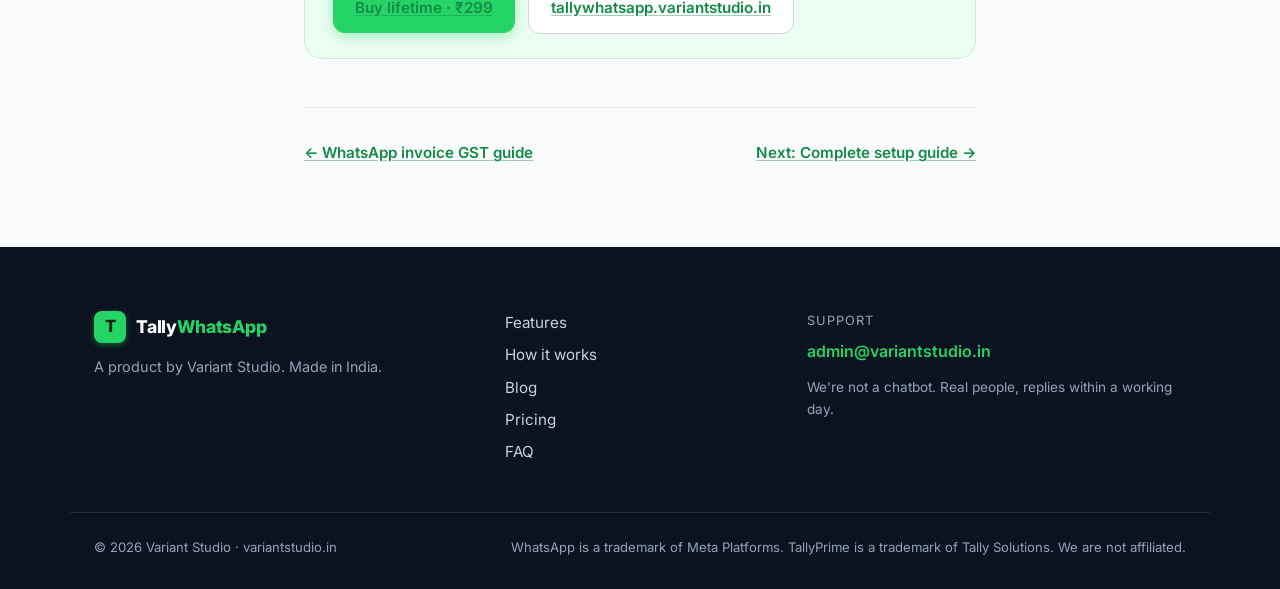
<file: landing/blog/tally-customization-comparison/index.html>
<!DOCTYPE html>
<html lang="en">
<head>
<meta charset="UTF-8">
<meta name="viewport" content="width=device-width, initial-scale=1.0">
<title>Tally Customization: TDL vs Add-Ons vs Cloud Tools</title>
<meta name="description" content="Three ways to extend TallyPrime: write your own TDL, buy an add-on, or pipe data to a cloud tool. Honest tradeoffs from a developer's perspective.">
<link rel="canonical" href="https://tallywhatsapp.variantstudio.in/blog/tally-customization-comparison/">

<meta property="og:type" content="article">
<meta property="og:url" content="https://tallywhatsapp.variantstudio.in/blog/tally-customization-comparison/">
<meta property="og:title" content="Tally Customization: TDL vs Add-Ons vs Cloud Tools">
<meta property="og:description" content="Three honest paths to extend TallyPrime — when each one is the right answer.">
<meta property="og:image" content="https://tallywhatsapp.variantstudio.in/Pictures/Screenshot%202026-05-17%20235850.png">
<meta property="og:locale" content="en_IN">
<meta name="twitter:card" content="summary_large_image">
<meta name="twitter:title" content="Tally Customization: TDL vs Add-Ons vs Cloud Tools">
<meta name="twitter:description" content="Three honest paths to extend TallyPrime — when each one is the right answer.">
<meta name="twitter:image" content="https://tallywhatsapp.variantstudio.in/Pictures/Screenshot%202026-05-17%20235850.png">

<meta name="theme-color" content="#25D366">
<link rel="icon" href="../../favicon.svg" type="image/svg+xml">
<link rel="preconnect" href="https://fonts.googleapis.com">
<link rel="preconnect" href="https://fonts.gstatic.com" crossorigin>
<link href="https://fonts.googleapis.com/css2?family=Inter:wght@400;500;600;700;800&display=swap" rel="stylesheet">
<link rel="stylesheet" href="../../style.css">
<link rel="stylesheet" href="../style.css">

<script type="application/ld+json">
{
  "@context": "https://schema.org",
  "@type": "Article",
  "headline": "Tally Customization on a Budget: TDL vs Add-Ons vs Cloud Tools",
  "description": "Three ways to extend TallyPrime: write your own TDL, buy an add-on, or pipe data to a cloud tool.",
  "image": "https://tallywhatsapp.variantstudio.in/Pictures/Screenshot%202026-05-17%20235850.png",
  "datePublished": "2026-05-17",
  "dateModified": "2026-05-17",
  "author": {"@type": "Organization", "name": "TallyWhatsApp Team"},
  "publisher": {
    "@type": "Organization",
    "name": "Variant Studio",
    "logo": {"@type": "ImageObject", "url": "https://tallywhatsapp.variantstudio.in/favicon.svg"}
  },
  "mainEntityOfPage": "https://tallywhatsapp.variantstudio.in/blog/tally-customization-comparison/"
}
</script>
</head>

<body>

<header class="site-header">
  <div class="container nav">
    <a href="/" class="brand" aria-label="TallyWhatsApp home">
      <span class="brand-mark">T</span>
      <span class="brand-name">Tally<span>WhatsApp</span></span>
    </a>
    <nav aria-label="Primary">
      <a href="/#features">Features</a>
      <a href="/#how">How it works</a>
      <a href="/blog/">Blog</a>
      <a href="/#pricing">Pricing</a>
      <a href="/#faq">FAQ</a>
      <a href="/#pricing" class="btn btn-primary btn-sm">Buy ₹299</a>
    </nav>
  </div>
</header>

<main class="article-wrap">
  <article class="article container">

    <p class="article-meta">
      <span>Tally Customization</span>
      <span>17 May 2026</span>
      <span>7 min read</span>
    </p>

    <h1>Tally Customization on a Budget: TDL vs Add-Ons vs Cloud Tools</h1>
    <p class="article-lead">
      <strong>Tally customization</strong> is its own little market. Three competing philosophies, each
      claiming to be the cheapest, fastest or most flexible. Having shipped one of them ourselves, here
      is the honest comparison: when each path wins, where each one breaks, and what to pick if your
      goal is just to get the work done by next week.
    </p>

    <figure class="article-hero">
      <img src="../../Pictures/Screenshot%202026-05-17%20235850.png" alt="TallyWhatsApp v1.0.9 dashboard showing the WhatsApp pairing QR code and message statistics">
    </figure>

    <h2>Path A: Hand-written TDL</h2>
    <p>
      Tally Definition Language is the official extension layer. You write a plain text file, list it
      in <code>tally.ini</code>, and Tally loads your customisations on startup. The same engine drives
      every screen TallyPrime renders, so your hooks have full access to forms, reports, vouchers and
      collections.
    </p>
    <p>
      <strong>When this wins:</strong> deeply company-specific reports, custom voucher classes nobody
      else needs, screens that talk to internal databases. If you employ an in-house TallyPrime
      developer or have a long-term relationship with a Tally Partner, TDL is unbeatable. The code lives
      with you, no recurring license fee, no SaaS dependency.
    </p>
    <p>
      <strong>Where it breaks:</strong> the ramp is steep. The TDL Reference Manual is dense. The error
      messages are cryptic ("T0008: could not find default TDL definition"). Modern protocols — HTTP
      with TLS, OAuth, WebSocket, anything async — are not really TDL's strong suit, which is why
      WhatsApp integrations almost always pair TDL with a small COM bridge. We walked through that
      pattern in the <a href="/blog/tally-tdl-tutorial-send-whatsapp/">Tally TDL tutorial</a>.
    </p>

    <h2>Path B: Packaged add-ons</h2>
    <p>
      Someone else has already written and debugged the TDL. You install an MSI, the files land in
      Tally's TDL folder, your <code>tally.ini</code> gets patched, and the new feature appears.
      <a href="https://tallywhatsapp.variantstudio.in/">TallyWhatsApp</a> is a worked example: ₹299
      one-time, three activations, ships sales/receipt/ledger Send-WhatsApp buttons. Other vendors do
      barcode printing, custom invoice templates, payment gateway integrations.
    </p>
    <p>
      <strong>When this wins:</strong> the feature is generic enough that you don't need bespoke logic.
      WhatsApp delivery, e-invoicing, payment links, expense tracking. If a packaged add-on already
      solves the problem at a price under what one developer-day costs, you have your answer.
    </p>
    <p>
      <strong>Where it breaks:</strong> if your business has unusual rules ("we want the WhatsApp caption
      in Marathi for some customers, Hindi for others, based on the ledger group"), most off-the-shelf
      add-ons won't bend that far. You either pick a vendor who exposes configuration, or fall back to
      Path A.
    </p>

    <h2>Path C: Cloud tools</h2>
    <p>
      Tools like Zoho, RazorpayX, or Zapier-style connectors that pull TallyPrime data via the ODBC or
      HTTP-XML interfaces and re-emit it from their own infrastructure. The integration sits on the
      vendor's servers; your TallyPrime PC just exposes data.
    </p>
    <p>
      <strong>When this wins:</strong> multi-app workflows. If a sale in Tally must trigger a row in
      Google Sheets, a payment link from Razorpay, a Slack ping <em>and</em> a WhatsApp message, a cloud
      orchestrator earns its keep. The recurring cost (₹500–₹3,000/mo) buys you a webhook-based glue
      layer you'd otherwise build yourself.
    </p>
    <p>
      <strong>Where it breaks:</strong> data residency. Cloud tools require you to expose TallyPrime
      data to their infrastructure. For an SMB whose customer list <em>is</em> the business, that's a
      meaningful concession. The monthly fee also compounds — at ₹2,000/mo you've spent ₹24,000 in a
      year for what a one-time add-on does locally.
    </p>

    <h2>How to actually pick</h2>
    <p>
      Two questions decide it for most TallyPrime users:
    </p>
    <ol>
      <li><strong>Is the feature generic, or business-specific?</strong> Generic = Path B. Specific = Path A.</li>
      <li><strong>Does it need to talk to other cloud apps?</strong> Yes = Path C is worth the recurring fee. No = stay local.</li>
    </ol>
    <p>
      For the single most-asked TallyPrime extension — <strong>Tally ERP WhatsApp</strong> integration
      and TallyPrime invoice delivery — Path B wins on every axis: cheapest one-time, fastest install,
      data stays on the seller's PC, no monthly bill. That's why we built TallyWhatsApp the way we did.
    </p>

    <h2>The hybrid answer</h2>
    <p>
      Real shops mix paths. A typical TallyPrime SMB ends up with a packaged add-on for WhatsApp
      invoicing (Path B), a small in-house TDL hook for the one custom report the boss insists on
      (Path A), and a cloud connector for the GSTN filing flow (Path C). That's not a failure of
      strategy — it's the strategy. Use the cheapest tool that solves the specific problem, and don't
      pay subscription fees for things that don't need them.
    </p>

    <div class="article-cta">
      <h3>The Path B answer, in 30 seconds</h3>
      <p>TallyWhatsApp installs in under a minute, ships sales / receipt / ledger Send-WhatsApp
        buttons, and runs entirely on your PC. ₹299 lifetime.</p>
      <a href="/#pricing" class="btn btn-primary">Buy lifetime · ₹299</a>
      <a href="/" class="btn btn-ghost">tallywhatsapp.variantstudio.in</a>
    </div>

    <div class="article-prev-next">
      <a href="/blog/whatsapp-invoice-gst-guide/">← WhatsApp invoice GST guide</a>
      <a href="/blog/tallywhatsapp-complete-setup-guide/">Next: Complete setup guide →</a>
    </div>

  </article>
</main>

<footer>
  <div class="container footer-grid">
    <div>
      <a href="/" class="brand">
        <span class="brand-mark">T</span>
        <span class="brand-name">Tally<span>WhatsApp</span></span>
      </a>
      <p class="footer-tag">A product by Variant Studio. Made in India.</p>
    </div>
    <div class="footer-links">
      <a href="/#features">Features</a>
      <a href="/#how">How it works</a>
      <a href="/blog/">Blog</a>
      <a href="/#pricing">Pricing</a>
      <a href="/#faq">FAQ</a>
    </div>
    <div class="footer-contact">
      <div>Support</div>
      <a href="mailto:admin@variantstudio.in">admin@variantstudio.in</a>
      <p class="footer-mini">We're not a chatbot. Real people, replies within a working day.</p>
    </div>
  </div>
  <div class="container footer-bottom">
    <span>© 2026 Variant Studio · variantstudio.in</span>
    <span>WhatsApp is a trademark of Meta Platforms. TallyPrime is a trademark of Tally Solutions. We are not affiliated.</span>
  </div>
</footer>

</body>
</html>
</file>
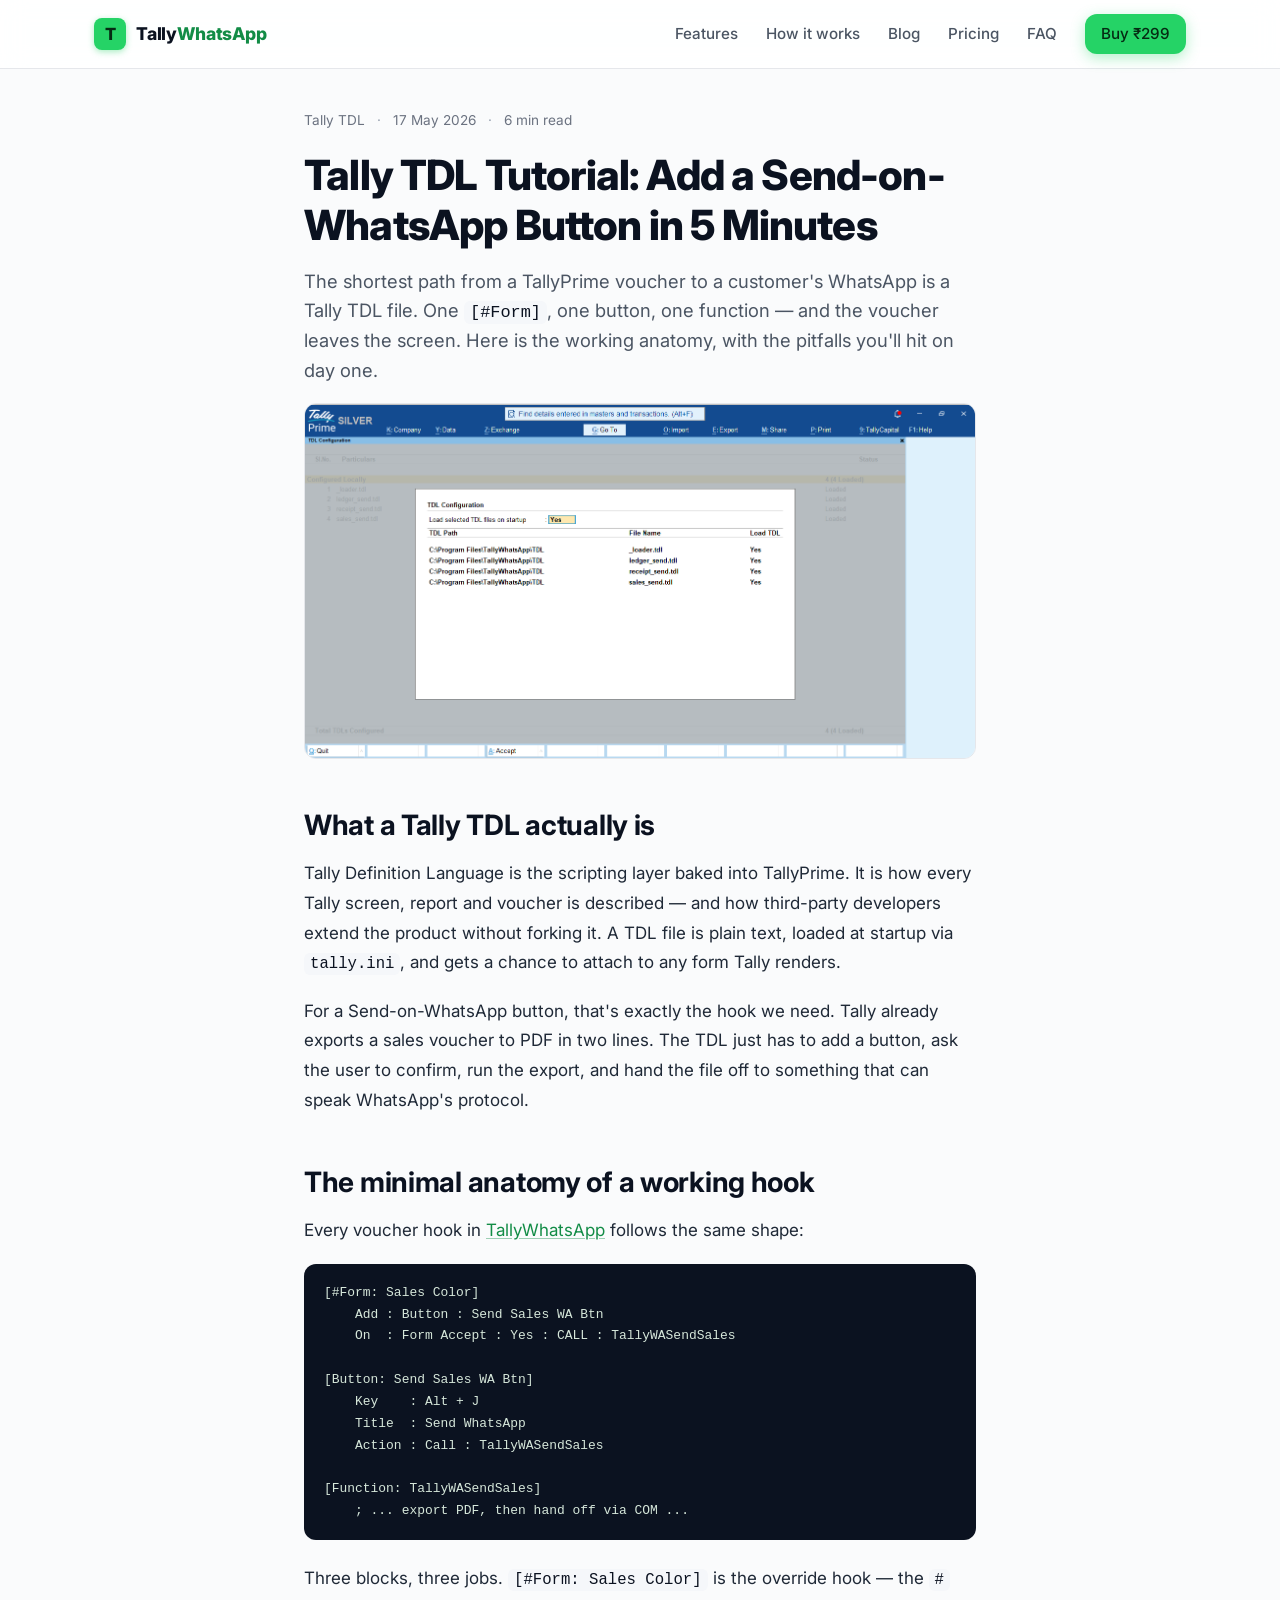
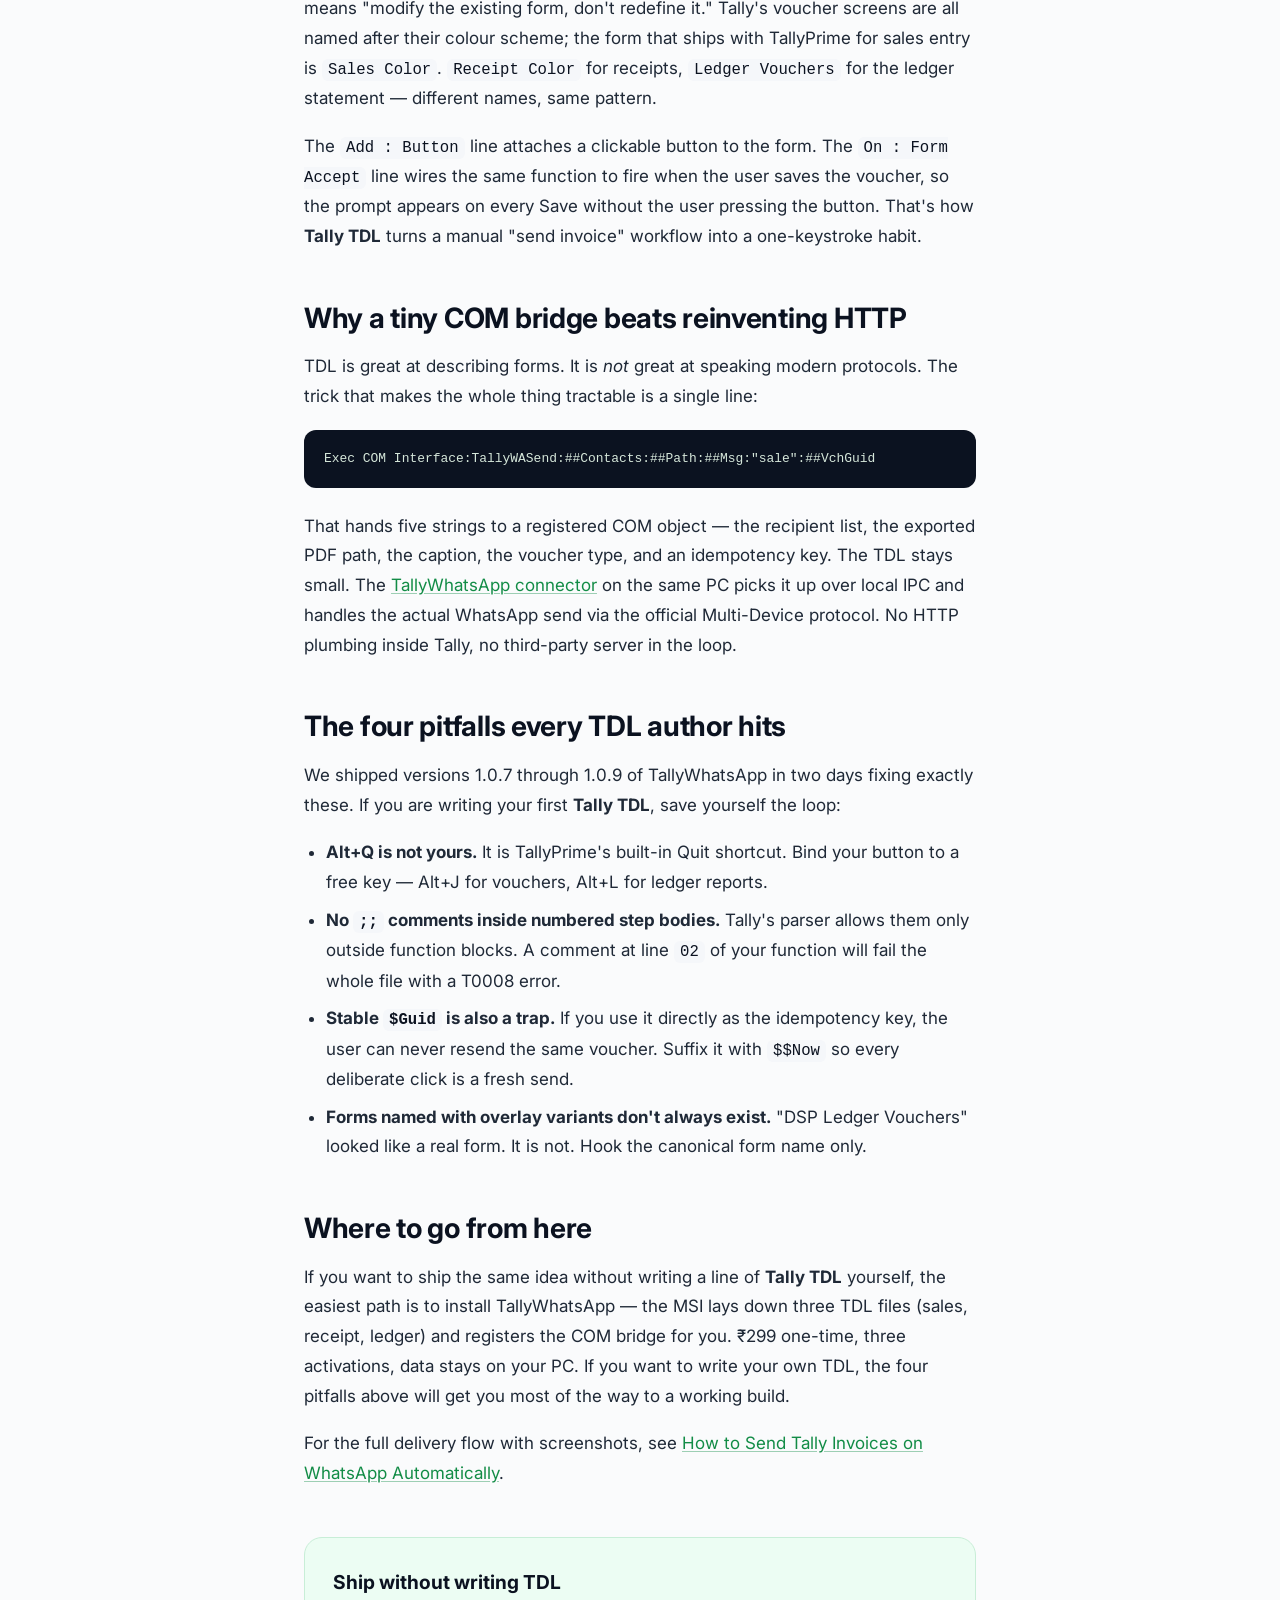
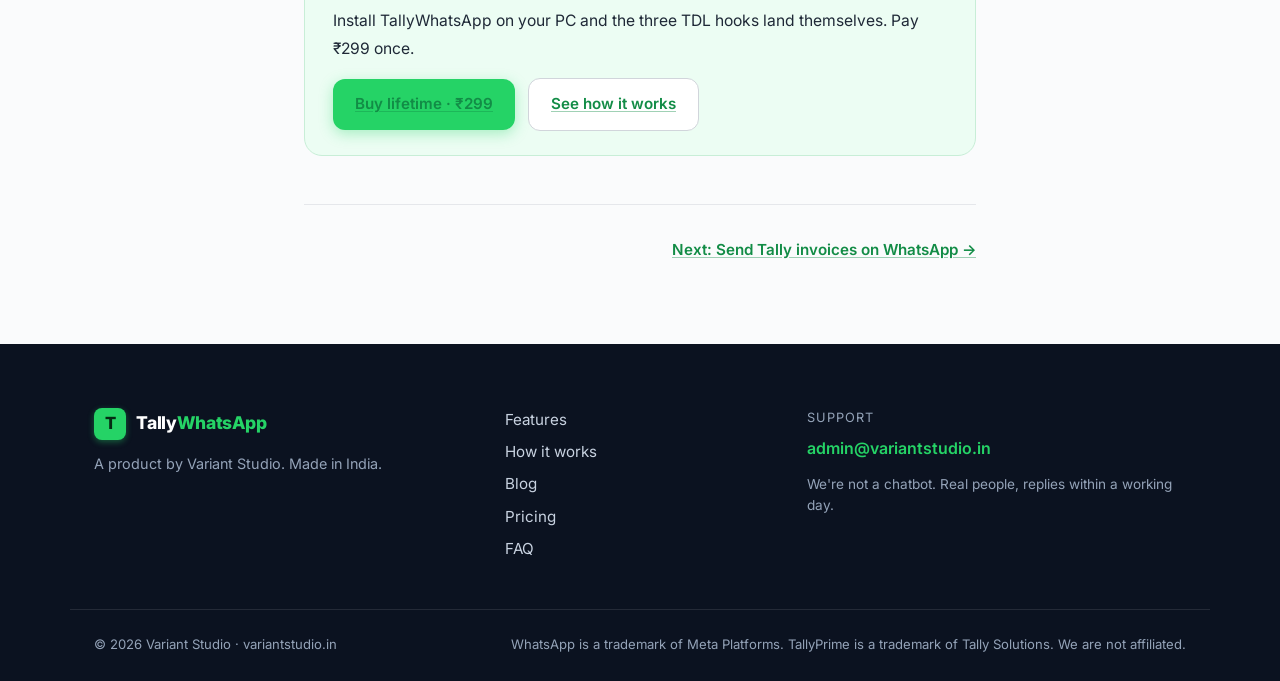
<file: landing/blog/tally-tdl-tutorial-send-whatsapp/index.html>
<!DOCTYPE html>
<html lang="en">
<head>
<meta charset="UTF-8">
<meta name="viewport" content="width=device-width, initial-scale=1.0">
<title>Tally TDL Tutorial: Send WhatsApp Button in 5 Minutes</title>
<meta name="description" content="A working Tally TDL tutorial. Learn how a small TDL hook adds a Send WhatsApp button to TallyPrime sales, receipt and ledger vouchers.">
<link rel="canonical" href="https://tallywhatsapp.variantstudio.in/blog/tally-tdl-tutorial-send-whatsapp/">

<meta property="og:type" content="article">
<meta property="og:url" content="https://tallywhatsapp.variantstudio.in/blog/tally-tdl-tutorial-send-whatsapp/">
<meta property="og:title" content="Tally TDL Tutorial: Send WhatsApp Button in 5 Minutes">
<meta property="og:description" content="A working Tally TDL tutorial. A small TDL hook adds a Send WhatsApp button to TallyPrime vouchers.">
<meta property="og:image" content="https://tallywhatsapp.variantstudio.in/Pictures/Screenshot%202026-05-18%20000131.png">
<meta property="og:locale" content="en_IN">
<meta name="twitter:card" content="summary_large_image">
<meta name="twitter:title" content="Tally TDL Tutorial: Send WhatsApp Button in 5 Minutes">
<meta name="twitter:description" content="A working Tally TDL tutorial. Hook a TallyPrime form, add a button, call a function, ship.">
<meta name="twitter:image" content="https://tallywhatsapp.variantstudio.in/Pictures/Screenshot%202026-05-18%20000131.png">

<meta name="theme-color" content="#25D366">
<link rel="icon" href="../../favicon.svg" type="image/svg+xml">
<link rel="preconnect" href="https://fonts.googleapis.com">
<link rel="preconnect" href="https://fonts.gstatic.com" crossorigin>
<link href="https://fonts.googleapis.com/css2?family=Inter:wght@400;500;600;700;800&display=swap" rel="stylesheet">
<link rel="stylesheet" href="../../style.css">
<link rel="stylesheet" href="../style.css">

<script type="application/ld+json">
{
  "@context": "https://schema.org",
  "@type": "Article",
  "headline": "Tally TDL Tutorial: Add a Send-on-WhatsApp Button in 5 Minutes",
  "description": "A working Tally TDL tutorial. Learn how a small TDL hook adds a Send WhatsApp button to TallyPrime sales, receipt and ledger vouchers.",
  "image": "https://tallywhatsapp.variantstudio.in/Pictures/Screenshot%202026-05-18%20000131.png",
  "datePublished": "2026-05-17",
  "dateModified": "2026-05-17",
  "author": {"@type": "Organization", "name": "TallyWhatsApp Team"},
  "publisher": {
    "@type": "Organization",
    "name": "Variant Studio",
    "logo": {"@type": "ImageObject", "url": "https://tallywhatsapp.variantstudio.in/favicon.svg"}
  },
  "mainEntityOfPage": "https://tallywhatsapp.variantstudio.in/blog/tally-tdl-tutorial-send-whatsapp/"
}
</script>
</head>

<body>

<header class="site-header">
  <div class="container nav">
    <a href="/" class="brand" aria-label="TallyWhatsApp home">
      <span class="brand-mark">T</span>
      <span class="brand-name">Tally<span>WhatsApp</span></span>
    </a>
    <nav aria-label="Primary">
      <a href="/#features">Features</a>
      <a href="/#how">How it works</a>
      <a href="/blog/">Blog</a>
      <a href="/#pricing">Pricing</a>
      <a href="/#faq">FAQ</a>
      <a href="/#pricing" class="btn btn-primary btn-sm">Buy ₹299</a>
    </nav>
  </div>
</header>

<main class="article-wrap">
  <article class="article container">

    <p class="article-meta">
      <span>Tally TDL</span>
      <span>17 May 2026</span>
      <span>6 min read</span>
    </p>

    <h1>Tally TDL Tutorial: Add a Send-on-WhatsApp Button in 5 Minutes</h1>
    <p class="article-lead">
      The shortest path from a TallyPrime voucher to a customer's WhatsApp is a Tally TDL file.
      One <code>[#Form]</code>, one button, one function — and the voucher leaves the screen.
      Here is the working anatomy, with the pitfalls you'll hit on day one.
    </p>

    <figure class="article-hero">
      <img src="../../Pictures/Screenshot%202026-05-18%20000131.png" alt="TallyPrime TDL Configuration screen showing TallyWhatsApp's loader, sales, receipt and ledger TDL files all loaded">
    </figure>

    <h2>What a Tally TDL actually is</h2>
    <p>
      Tally Definition Language is the scripting layer baked into TallyPrime. It is how every Tally screen,
      report and voucher is described — and how third-party developers extend the product without forking it.
      A TDL file is plain text, loaded at startup via <code>tally.ini</code>, and gets a chance to attach to
      any form Tally renders.
    </p>
    <p>
      For a Send-on-WhatsApp button, that's exactly the hook we need. Tally already exports a sales voucher
      to PDF in two lines. The TDL just has to add a button, ask the user to confirm, run the export, and
      hand the file off to something that can speak WhatsApp's protocol.
    </p>

    <h2>The minimal anatomy of a working hook</h2>
    <p>Every voucher hook in <a href="https://tallywhatsapp.variantstudio.in/">TallyWhatsApp</a> follows the same shape:</p>
    <pre><code>[#Form: Sales Color]
    Add : Button : Send Sales WA Btn
    On  : Form Accept : Yes : CALL : TallyWASendSales

[Button: Send Sales WA Btn]
    Key    : Alt + J
    Title  : Send WhatsApp
    Action : Call : TallyWASendSales

[Function: TallyWASendSales]
    ; ... export PDF, then hand off via COM ...</code></pre>
    <p>
      Three blocks, three jobs. <code>[#Form: Sales Color]</code> is the override hook — the
      <code>#</code> means "modify the existing form, don't redefine it." Tally's voucher screens are all
      named after their colour scheme; the form that ships with TallyPrime for sales entry is
      <code>Sales Color</code>. <code>Receipt Color</code> for receipts, <code>Ledger Vouchers</code> for the
      ledger statement — different names, same pattern.
    </p>
    <p>
      The <code>Add : Button</code> line attaches a clickable button to the form. The
      <code>On : Form Accept</code> line wires the same function to fire when the user saves the voucher,
      so the prompt appears on every Save without the user pressing the button. That's how
      <strong>Tally TDL</strong> turns a manual "send invoice" workflow into a one-keystroke habit.
    </p>

    <h2>Why a tiny COM bridge beats reinventing HTTP</h2>
    <p>
      TDL is great at describing forms. It is <em>not</em> great at speaking modern protocols. The trick
      that makes the whole thing tractable is a single line:
    </p>
    <pre><code>Exec COM Interface:TallyWASend:##Contacts:##Path:##Msg:"sale":##VchGuid</code></pre>
    <p>
      That hands five strings to a registered COM object — the recipient list, the exported PDF path, the
      caption, the voucher type, and an idempotency key. The TDL stays small. The
      <a href="https://tallywhatsapp.variantstudio.in/">TallyWhatsApp connector</a> on the same PC picks
      it up over local IPC and handles the actual WhatsApp send via the official Multi-Device protocol.
      No HTTP plumbing inside Tally, no third-party server in the loop.
    </p>

    <h2>The four pitfalls every TDL author hits</h2>
    <p>
      We shipped versions 1.0.7 through 1.0.9 of TallyWhatsApp in two days fixing exactly these. If you
      are writing your first <strong>Tally TDL</strong>, save yourself the loop:
    </p>
    <ul>
      <li><strong>Alt+Q is not yours.</strong> It is TallyPrime's built-in Quit shortcut. Bind your button
        to a free key — Alt+J for vouchers, Alt+L for ledger reports.</li>
      <li><strong>No <code>;;</code> comments inside numbered step bodies.</strong> Tally's parser allows
        them only outside function blocks. A comment at line <code>02</code> of your function will fail
        the whole file with a T0008 error.</li>
      <li><strong>Stable <code>$Guid</code> is also a trap.</strong> If you use it directly as the
        idempotency key, the user can never resend the same voucher. Suffix it with
        <code>$$Now</code> so every deliberate click is a fresh send.</li>
      <li><strong>Forms named with overlay variants don't always exist.</strong> "DSP Ledger Vouchers"
        looked like a real form. It is not. Hook the canonical form name only.</li>
    </ul>

    <h2>Where to go from here</h2>
    <p>
      If you want to ship the same idea without writing a line of <strong>Tally TDL</strong> yourself,
      the easiest path is to install TallyWhatsApp — the MSI lays down three TDL files
      (sales, receipt, ledger) and registers the COM bridge for you. ₹299 one-time, three activations,
      data stays on your PC. If you want to write your own TDL, the four pitfalls above will get you most
      of the way to a working build.
    </p>
    <p>
      For the full delivery flow with screenshots, see
      <a href="/blog/send-tally-invoices-whatsapp-automatically/">How to Send Tally Invoices on WhatsApp Automatically</a>.
    </p>

    <div class="article-cta">
      <h3>Ship without writing TDL</h3>
      <p>Install TallyWhatsApp on your PC and the three TDL hooks land themselves. Pay ₹299 once.</p>
      <a href="/#pricing" class="btn btn-primary">Buy lifetime · ₹299</a>
      <a href="/" class="btn btn-ghost">See how it works</a>
    </div>

    <div class="article-prev-next">
      <span></span>
      <a href="/blog/send-tally-invoices-whatsapp-automatically/">Next: Send Tally invoices on WhatsApp →</a>
    </div>

  </article>
</main>

<footer>
  <div class="container footer-grid">
    <div>
      <a href="/" class="brand">
        <span class="brand-mark">T</span>
        <span class="brand-name">Tally<span>WhatsApp</span></span>
      </a>
      <p class="footer-tag">A product by Variant Studio. Made in India.</p>
    </div>
    <div class="footer-links">
      <a href="/#features">Features</a>
      <a href="/#how">How it works</a>
      <a href="/blog/">Blog</a>
      <a href="/#pricing">Pricing</a>
      <a href="/#faq">FAQ</a>
    </div>
    <div class="footer-contact">
      <div>Support</div>
      <a href="mailto:admin@variantstudio.in">admin@variantstudio.in</a>
      <p class="footer-mini">We're not a chatbot. Real people, replies within a working day.</p>
    </div>
  </div>
  <div class="container footer-bottom">
    <span>© 2026 Variant Studio · variantstudio.in</span>
    <span>WhatsApp is a trademark of Meta Platforms. TallyPrime is a trademark of Tally Solutions. We are not affiliated.</span>
  </div>
</footer>

</body>
</html>
</file>
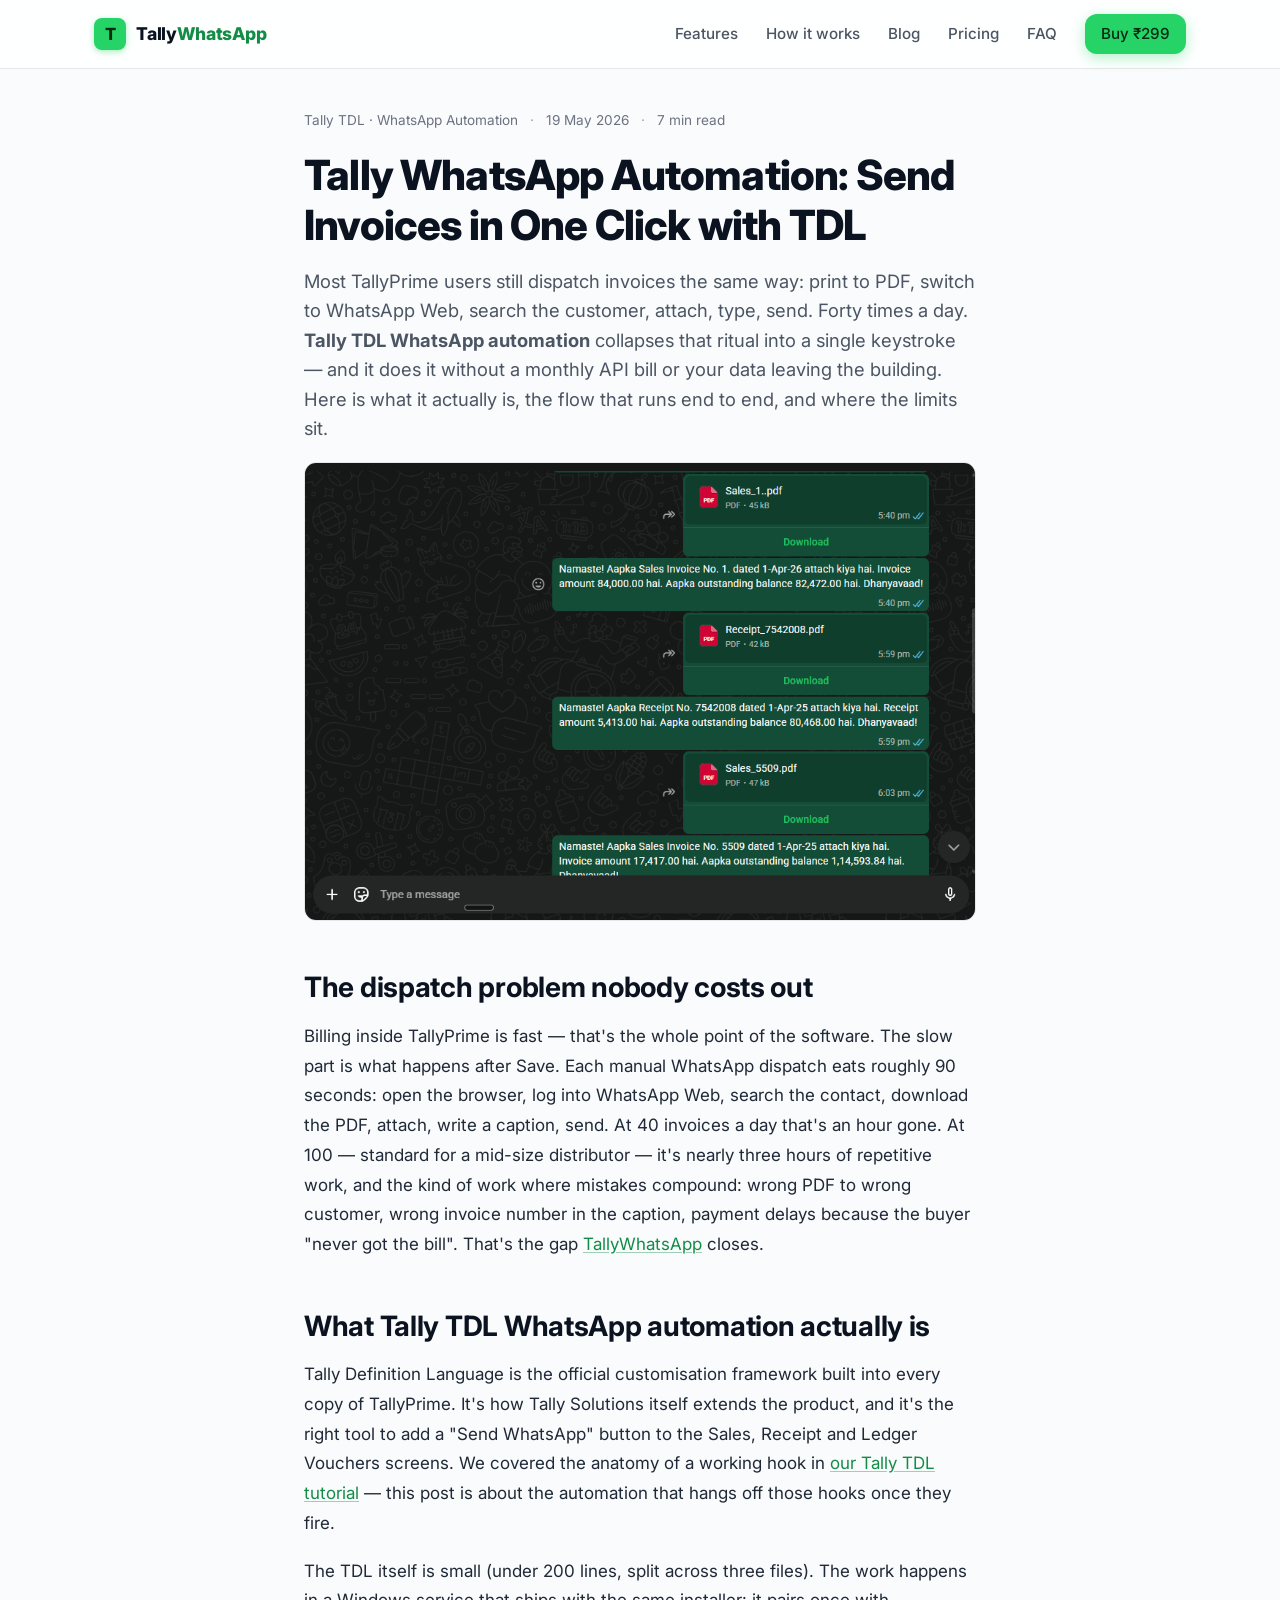
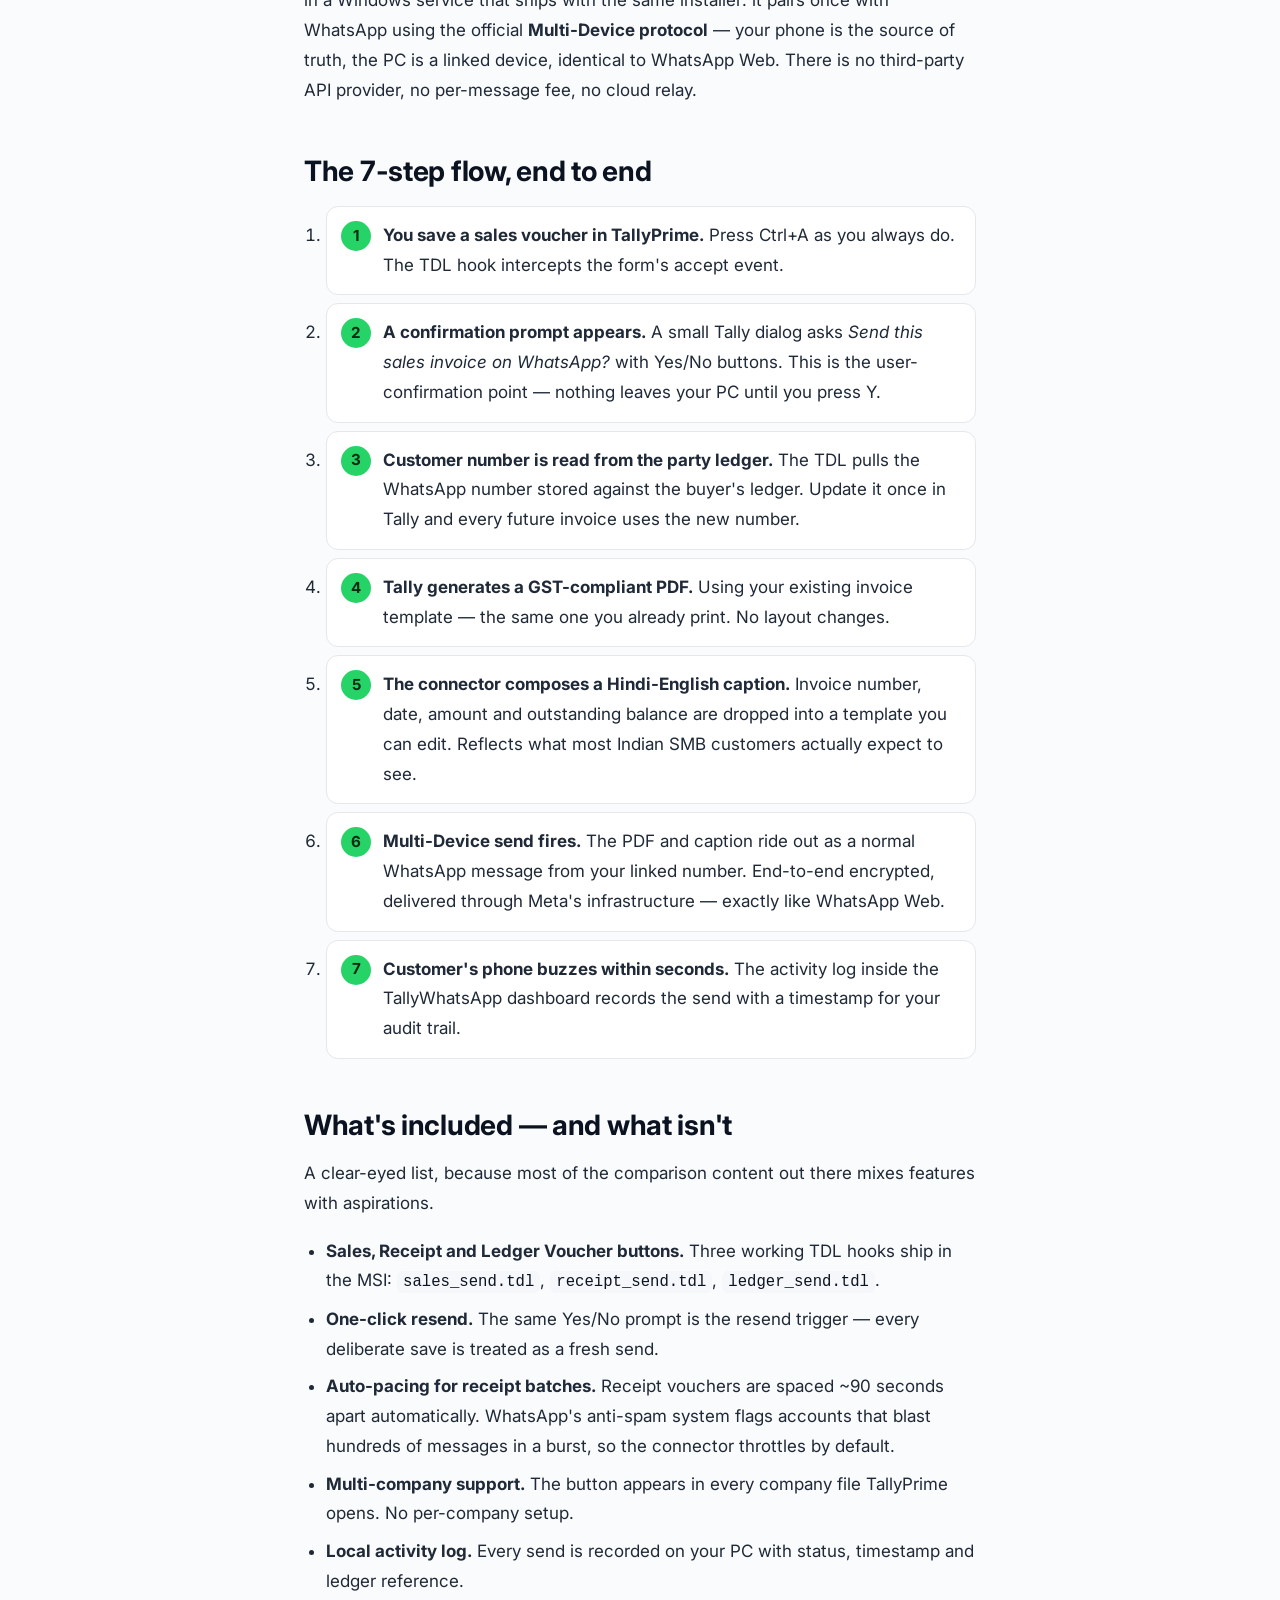
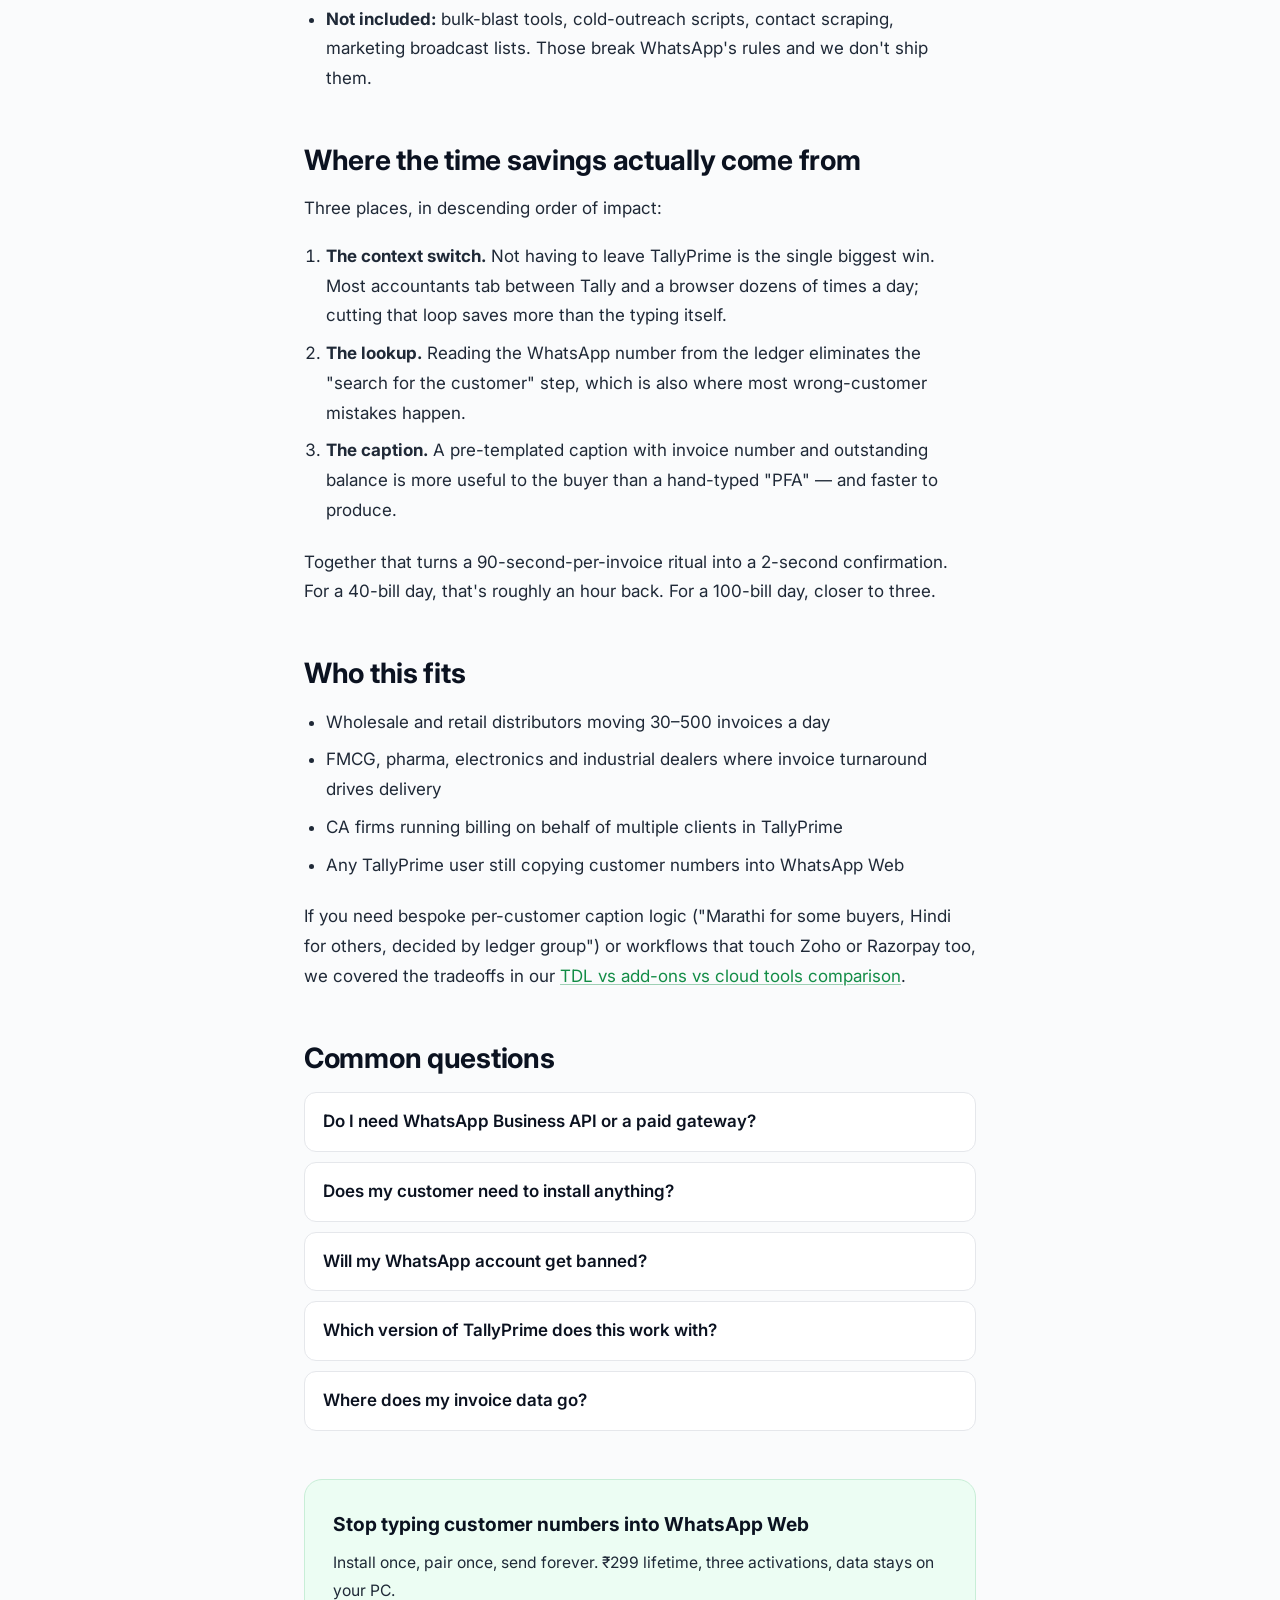
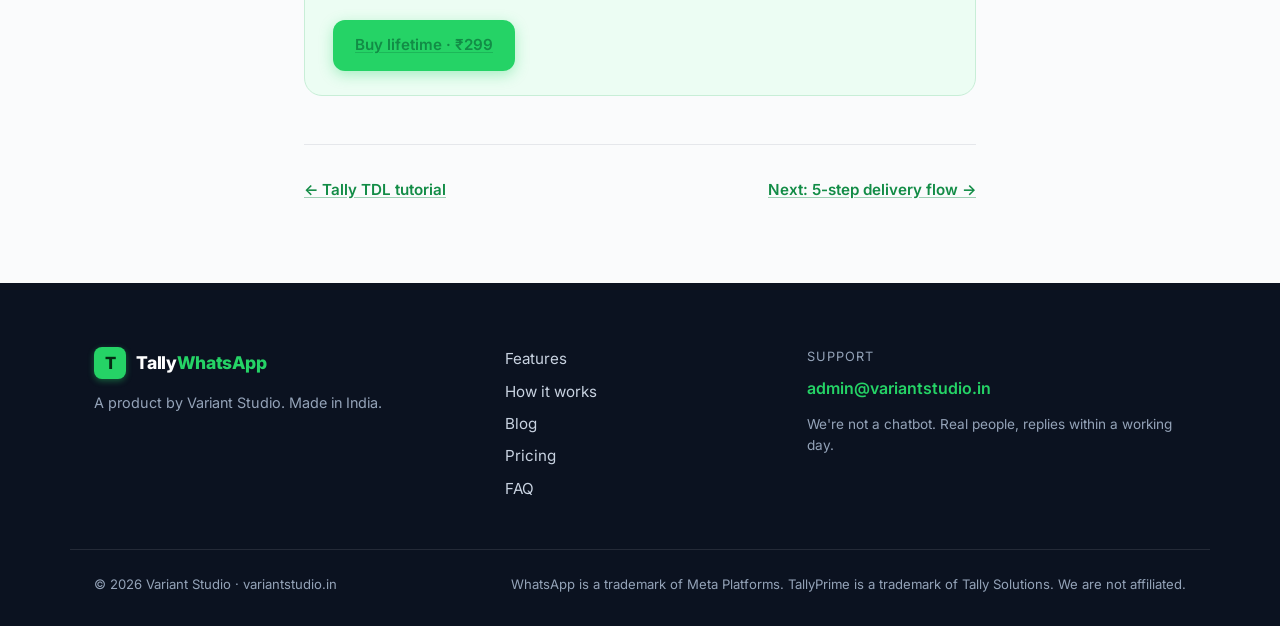
<file: landing/blog/tally-tdl-whatsapp-automation/index.html>
<!DOCTYPE html>
<html lang="en">
<head>
<meta charset="UTF-8">
<meta name="viewport" content="width=device-width, initial-scale=1.0">
<title>Tally WhatsApp Automation: One-Click Invoices with TDL</title>
<meta name="description" content="What Tally TDL WhatsApp automation actually does — the 7-step flow, what's included, and what it costs. Honest guide from the team that built it.">
<link rel="canonical" href="https://tallywhatsapp.variantstudio.in/blog/tally-tdl-whatsapp-automation/">

<meta property="og:type" content="article">
<meta property="og:url" content="https://tallywhatsapp.variantstudio.in/blog/tally-tdl-whatsapp-automation/">
<meta property="og:title" content="Tally WhatsApp Automation: One-Click Invoices with TDL">
<meta property="og:description" content="The 7-step flow that turns TallyPrime into a one-click WhatsApp invoicing tool — without third-party APIs.">
<meta property="og:image" content="https://tallywhatsapp.variantstudio.in/Pictures/Screenshot%202026-05-17%20235316.png">
<meta property="og:locale" content="en_IN">
<meta name="twitter:card" content="summary_large_image">
<meta name="twitter:title" content="Tally WhatsApp Automation: One-Click Invoices with TDL">
<meta name="twitter:description" content="What Tally TDL WhatsApp automation actually does — the 7-step flow, the cost, and the limits.">
<meta name="twitter:image" content="https://tallywhatsapp.variantstudio.in/Pictures/Screenshot%202026-05-17%20235316.png">

<meta name="theme-color" content="#25D366">
<link rel="icon" href="../../favicon.svg" type="image/svg+xml">
<link rel="preconnect" href="https://fonts.googleapis.com">
<link rel="preconnect" href="https://fonts.gstatic.com" crossorigin>
<link href="https://fonts.googleapis.com/css2?family=Inter:wght@400;500;600;700;800&display=swap" rel="stylesheet">
<link rel="stylesheet" href="../../style.css">
<link rel="stylesheet" href="../style.css">

<script type="application/ld+json">
{
  "@context": "https://schema.org",
  "@type": "Article",
  "headline": "Tally WhatsApp Automation: Send Invoices in One Click with TDL",
  "description": "What Tally TDL WhatsApp automation actually does — the 7-step flow, the cost, and the limits.",
  "image": "https://tallywhatsapp.variantstudio.in/Pictures/Screenshot%202026-05-17%20235316.png",
  "datePublished": "2026-05-19",
  "dateModified": "2026-05-19",
  "author": {"@type": "Organization", "name": "TallyWhatsApp Team"},
  "publisher": {
    "@type": "Organization",
    "name": "Variant Studio",
    "logo": {"@type": "ImageObject", "url": "https://tallywhatsapp.variantstudio.in/favicon.svg"}
  },
  "mainEntityOfPage": "https://tallywhatsapp.variantstudio.in/blog/tally-tdl-whatsapp-automation/"
}
</script>

<script type="application/ld+json">
{
  "@context": "https://schema.org",
  "@type": "FAQPage",
  "mainEntity": [
    {"@type": "Question", "name": "Do I need WhatsApp Business API or a paid gateway?", "acceptedAnswer": {"@type": "Answer", "text": "No. TallyWhatsApp uses the official WhatsApp Multi-Device protocol — your existing personal or business number is paired exactly the way WhatsApp Web pairs. There is no per-message fee and no third-party API account."}},
    {"@type": "Question", "name": "Does my customer need to install anything?", "acceptedAnswer": {"@type": "Answer", "text": "No. Customers receive a normal WhatsApp message with the invoice PDF attached. No portals, no logins, no apps."}},
    {"@type": "Question", "name": "Which version of TallyPrime does this work with?", "acceptedAnswer": {"@type": "Answer", "text": "TallyPrime 4.x and newer, including 5.x. Both Silver and Gold editions, single and multi-company. Older versions are not supported."}},
    {"@type": "Question", "name": "What if the customer's WhatsApp number changes?", "acceptedAnswer": {"@type": "Answer", "text": "TallyWhatsApp reads the mobile number directly from the party ledger at send time. Update the ledger once and every future invoice goes to the new number."}},
    {"@type": "Question", "name": "Where does my invoice data go?", "acceptedAnswer": {"@type": "Answer", "text": "Nowhere. The connector runs entirely on your PC. Voucher data, customer numbers and PDFs never leave your machine. There is no cloud relay."}}
  ]
}
</script>
</head>

<body>

<header class="site-header">
  <div class="container nav">
    <a href="/" class="brand" aria-label="TallyWhatsApp home">
      <span class="brand-mark">T</span>
      <span class="brand-name">Tally<span>WhatsApp</span></span>
    </a>
    <nav aria-label="Primary">
      <a href="/#features">Features</a>
      <a href="/#how">How it works</a>
      <a href="/blog/">Blog</a>
      <a href="/#pricing">Pricing</a>
      <a href="/#faq">FAQ</a>
      <a href="/#pricing" class="btn btn-primary btn-sm">Buy ₹299</a>
    </nav>
  </div>
</header>

<main class="article-wrap">
  <article class="article container">

    <p class="article-meta">
      <span>Tally TDL · WhatsApp Automation</span>
      <span>19 May 2026</span>
      <span>7 min read</span>
    </p>

    <h1>Tally WhatsApp Automation: Send Invoices in One Click with TDL</h1>
    <p class="article-lead">
      Most TallyPrime users still dispatch invoices the same way: print to PDF, switch to WhatsApp Web,
      search the customer, attach, type, send. Forty times a day. <strong>Tally TDL WhatsApp
      automation</strong> collapses that ritual into a single keystroke — and it does it without a
      monthly API bill or your data leaving the building. Here is what it actually is, the flow that
      runs end to end, and where the limits sit.
    </p>

    <figure class="article-hero">
      <img src="../../Pictures/Screenshot%202026-05-17%20235316.png" alt="TallyPrime showing the WhatsApp queued confirmation overlay seconds after a sales voucher is saved">
    </figure>

    <h2>The dispatch problem nobody costs out</h2>
    <p>
      Billing inside TallyPrime is fast — that's the whole point of the software. The slow part is what
      happens after Save. Each manual WhatsApp dispatch eats roughly 90 seconds: open the browser, log
      into WhatsApp Web, search the contact, download the PDF, attach, write a caption, send. At 40
      invoices a day that's an hour gone. At 100 — standard for a mid-size distributor — it's nearly
      three hours of repetitive work, and the kind of work where mistakes compound: wrong PDF to wrong
      customer, wrong invoice number in the caption, payment delays because the buyer "never got the
      bill". That's the gap <a href="https://tallywhatsapp.variantstudio.in/">TallyWhatsApp</a> closes.
    </p>

    <h2>What Tally TDL WhatsApp automation actually is</h2>
    <p>
      Tally Definition Language is the official customisation framework built into every copy of
      TallyPrime. It's how Tally Solutions itself extends the product, and it's the right tool to add
      a "Send WhatsApp" button to the Sales, Receipt and Ledger Vouchers screens. We covered the
      anatomy of a working hook in <a href="/blog/tally-tdl-tutorial-send-whatsapp/">our Tally TDL
      tutorial</a> — this post is about the automation that hangs off those hooks once they fire.
    </p>
    <p>
      The TDL itself is small (under 200 lines, split across three files). The work happens in a
      Windows service that ships with the same installer: it pairs once with WhatsApp using the
      official <strong>Multi-Device protocol</strong> — your phone is the source of truth, the PC is a
      linked device, identical to WhatsApp Web. There is no third-party API provider, no per-message
      fee, no cloud relay.
    </p>

    <h2>The 7-step flow, end to end</h2>
    <ol class="how-to-steps">
      <li><strong>You save a sales voucher in TallyPrime.</strong> Press Ctrl+A as you always do.
        The TDL hook intercepts the form's accept event.</li>
      <li><strong>A confirmation prompt appears.</strong> A small Tally dialog asks <em>Send this
        sales invoice on WhatsApp?</em> with Yes/No buttons. This is the user-confirmation point —
        nothing leaves your PC until you press Y.</li>
      <li><strong>Customer number is read from the party ledger.</strong> The TDL pulls the WhatsApp
        number stored against the buyer's ledger. Update it once in Tally and every future invoice
        uses the new number.</li>
      <li><strong>Tally generates a GST-compliant PDF.</strong> Using your existing invoice
        template — the same one you already print. No layout changes.</li>
      <li><strong>The connector composes a Hindi-English caption.</strong> Invoice number, date,
        amount and outstanding balance are dropped into a template you can edit. Reflects what most
        Indian SMB customers actually expect to see.</li>
      <li><strong>Multi-Device send fires.</strong> The PDF and caption ride out as a normal
        WhatsApp message from your linked number. End-to-end encrypted, delivered through Meta's
        infrastructure — exactly like WhatsApp Web.</li>
      <li><strong>Customer's phone buzzes within seconds.</strong> The activity log inside the
        TallyWhatsApp dashboard records the send with a timestamp for your audit trail.</li>
    </ol>

    <h2>What's included — and what isn't</h2>
    <p>
      A clear-eyed list, because most of the comparison content out there mixes features with
      aspirations.
    </p>
    <ul>
      <li><strong>Sales, Receipt and Ledger Voucher buttons.</strong> Three working TDL hooks ship
        in the MSI: <code>sales_send.tdl</code>, <code>receipt_send.tdl</code>,
        <code>ledger_send.tdl</code>.</li>
      <li><strong>One-click resend.</strong> The same Yes/No prompt is the resend trigger — every
        deliberate save is treated as a fresh send.</li>
      <li><strong>Auto-pacing for receipt batches.</strong> Receipt vouchers are spaced ~90 seconds
        apart automatically. WhatsApp's anti-spam system flags accounts that blast hundreds of
        messages in a burst, so the connector throttles by default.</li>
      <li><strong>Multi-company support.</strong> The button appears in every company file
        TallyPrime opens. No per-company setup.</li>
      <li><strong>Local activity log.</strong> Every send is recorded on your PC with status,
        timestamp and ledger reference.</li>
      <li><strong>Not included:</strong> bulk-blast tools, cold-outreach scripts, contact scraping,
        marketing broadcast lists. Those break WhatsApp's rules and we don't ship them.</li>
    </ul>

    <h2>Where the time savings actually come from</h2>
    <p>
      Three places, in descending order of impact:
    </p>
    <ol>
      <li><strong>The context switch.</strong> Not having to leave TallyPrime is the single biggest
        win. Most accountants tab between Tally and a browser dozens of times a day; cutting that
        loop saves more than the typing itself.</li>
      <li><strong>The lookup.</strong> Reading the WhatsApp number from the ledger eliminates the
        "search for the customer" step, which is also where most wrong-customer mistakes happen.</li>
      <li><strong>The caption.</strong> A pre-templated caption with invoice number and outstanding
        balance is more useful to the buyer than a hand-typed "PFA" — and faster to produce.</li>
    </ol>
    <p>
      Together that turns a 90-second-per-invoice ritual into a 2-second confirmation. For a 40-bill
      day, that's roughly an hour back. For a 100-bill day, closer to three.
    </p>

    <h2>Who this fits</h2>
    <ul>
      <li>Wholesale and retail distributors moving 30–500 invoices a day</li>
      <li>FMCG, pharma, electronics and industrial dealers where invoice turnaround drives
        delivery</li>
      <li>CA firms running billing on behalf of multiple clients in TallyPrime</li>
      <li>Any TallyPrime user still copying customer numbers into WhatsApp Web</li>
    </ul>
    <p>
      If you need bespoke per-customer caption logic ("Marathi for some buyers, Hindi for others,
      decided by ledger group") or workflows that touch Zoho or Razorpay too, we covered the
      tradeoffs in our <a href="/blog/tally-customization-comparison/">TDL vs add-ons vs cloud
      tools comparison</a>.
    </p>

    <h2>Common questions</h2>
    <div class="article-faq">
      <details>
        <summary>Do I need WhatsApp Business API or a paid gateway?</summary>
        <p>No. TallyWhatsApp uses the official WhatsApp Multi-Device protocol — your existing
          personal or business number is paired exactly the way WhatsApp Web pairs. No third-party
          API account, no per-message fee.</p>
      </details>
      <details>
        <summary>Does my customer need to install anything?</summary>
        <p>No. Customers receive a normal WhatsApp message with the invoice PDF attached, just
          like any other WhatsApp message.</p>
      </details>
      <details>
        <summary>Will my WhatsApp account get banned?</summary>
        <p>The Multi-Device link itself is fully sanctioned by Meta — your account is treated as
          having a linked device, identical to WhatsApp Web. The real risk is WhatsApp's anti-spam
          system: blasting hundreds of invoices back-to-back can flag any account and trigger a
          ~24-hour temporary restriction. The connector auto-spaces receipt vouchers ~90 seconds
          apart for this reason. Pace sales batches and you stay well below the threshold.</p>
      </details>
      <details>
        <summary>Which version of TallyPrime does this work with?</summary>
        <p>TallyPrime 4.x and newer, including 5.x. Both Silver and Gold editions. Multi-company
          support is built in.</p>
      </details>
      <details>
        <summary>Where does my invoice data go?</summary>
        <p>Nowhere. The connector runs entirely on your PC. Voucher data, customer numbers and
          PDFs never leave your machine — there is no cloud relay and no telemetry.</p>
      </details>
    </div>

    <div class="article-cta">
      <h3>Stop typing customer numbers into WhatsApp Web</h3>
      <p>Install once, pair once, send forever. ₹299 lifetime, three activations, data stays on
        your PC.</p>
      <a href="/#pricing" class="btn btn-primary">Buy lifetime · ₹299</a>
    </div>

    <div class="article-prev-next">
      <a href="/blog/tally-tdl-tutorial-send-whatsapp/">← Tally TDL tutorial</a>
      <a href="/blog/send-tally-invoices-whatsapp-automatically/">Next: 5-step delivery flow →</a>
    </div>

  </article>
</main>

<footer>
  <div class="container footer-grid">
    <div>
      <a href="/" class="brand">
        <span class="brand-mark">T</span>
        <span class="brand-name">Tally<span>WhatsApp</span></span>
      </a>
      <p class="footer-tag">A product by Variant Studio. Made in India.</p>
    </div>
    <div class="footer-links">
      <a href="/#features">Features</a>
      <a href="/#how">How it works</a>
      <a href="/blog/">Blog</a>
      <a href="/#pricing">Pricing</a>
      <a href="/#faq">FAQ</a>
    </div>
    <div class="footer-contact">
      <div>Support</div>
      <a href="mailto:admin@variantstudio.in">admin@variantstudio.in</a>
      <p class="footer-mini">We're not a chatbot. Real people, replies within a working day.</p>
    </div>
  </div>
  <div class="container footer-bottom">
    <span>© 2026 Variant Studio · variantstudio.in</span>
    <span>WhatsApp is a trademark of Meta Platforms. TallyPrime is a trademark of Tally Solutions. We are not affiliated.</span>
  </div>
</footer>

</body>
</html>
</file>
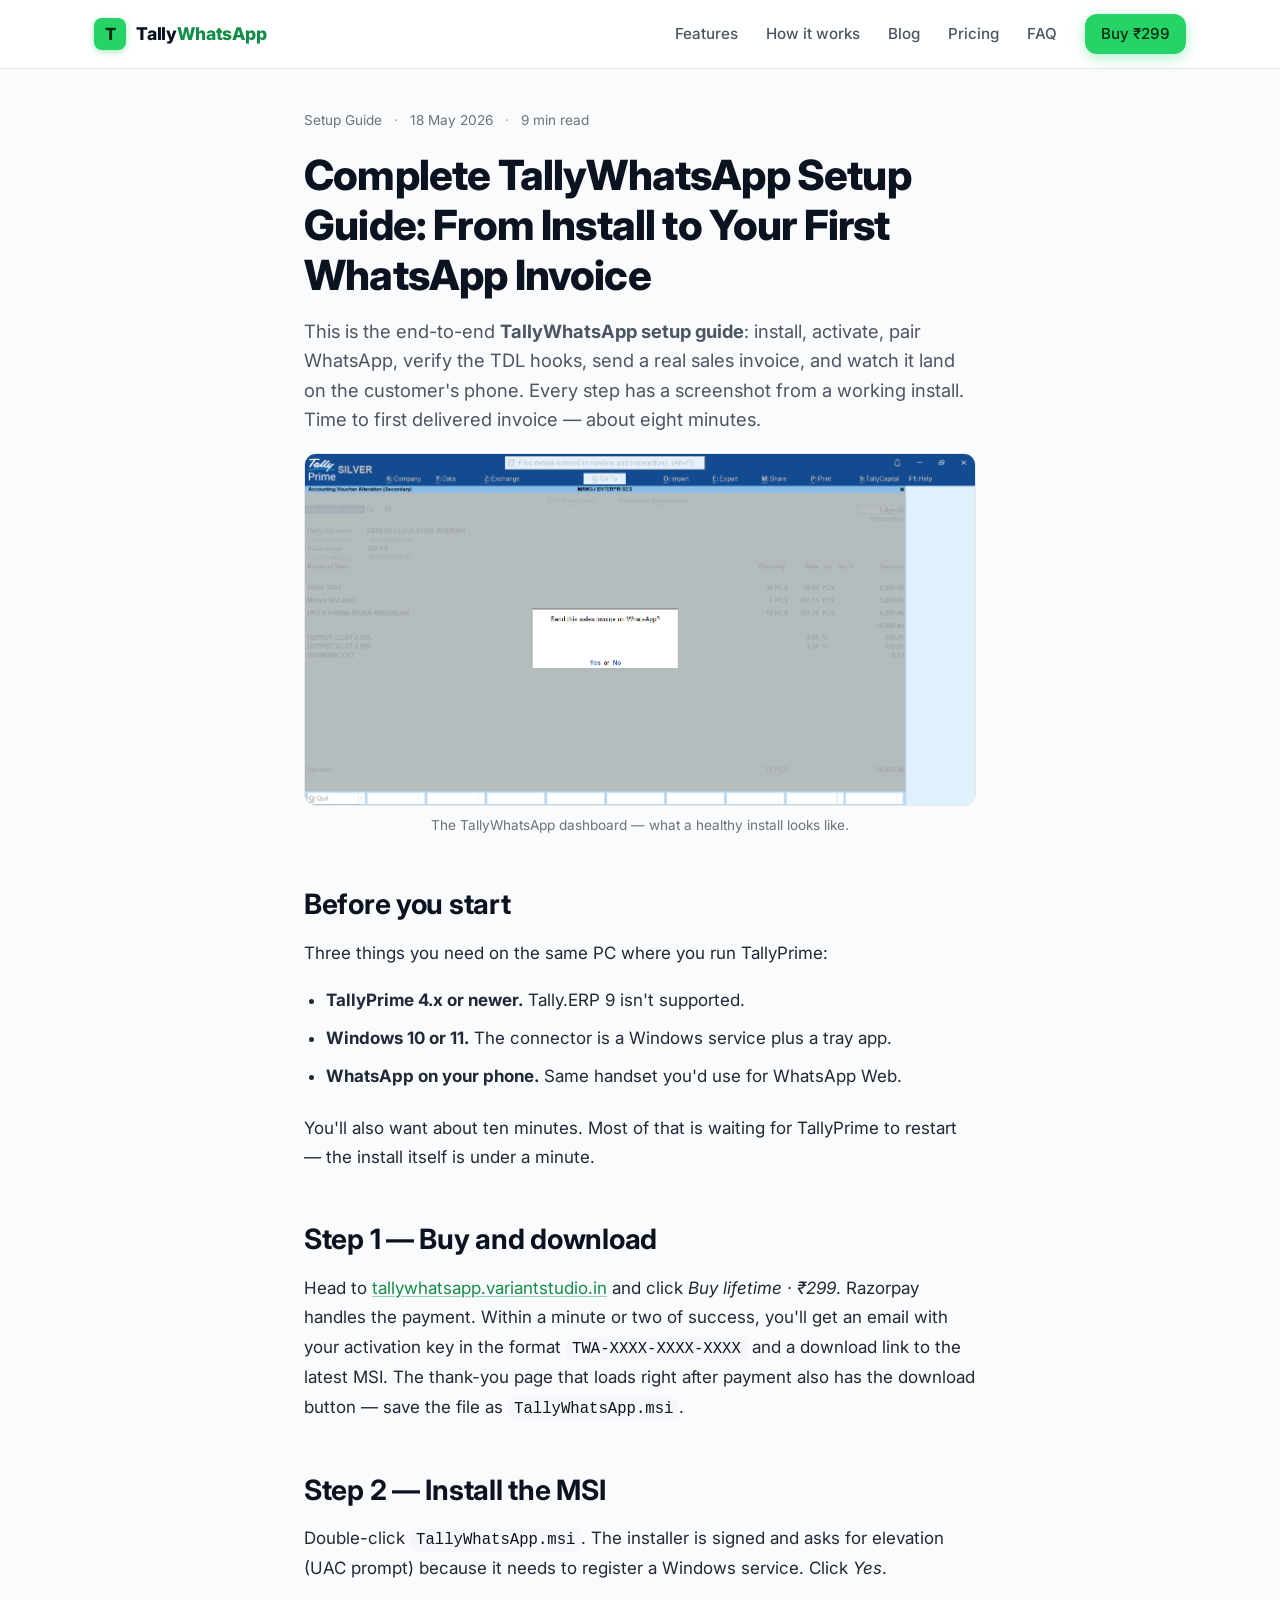
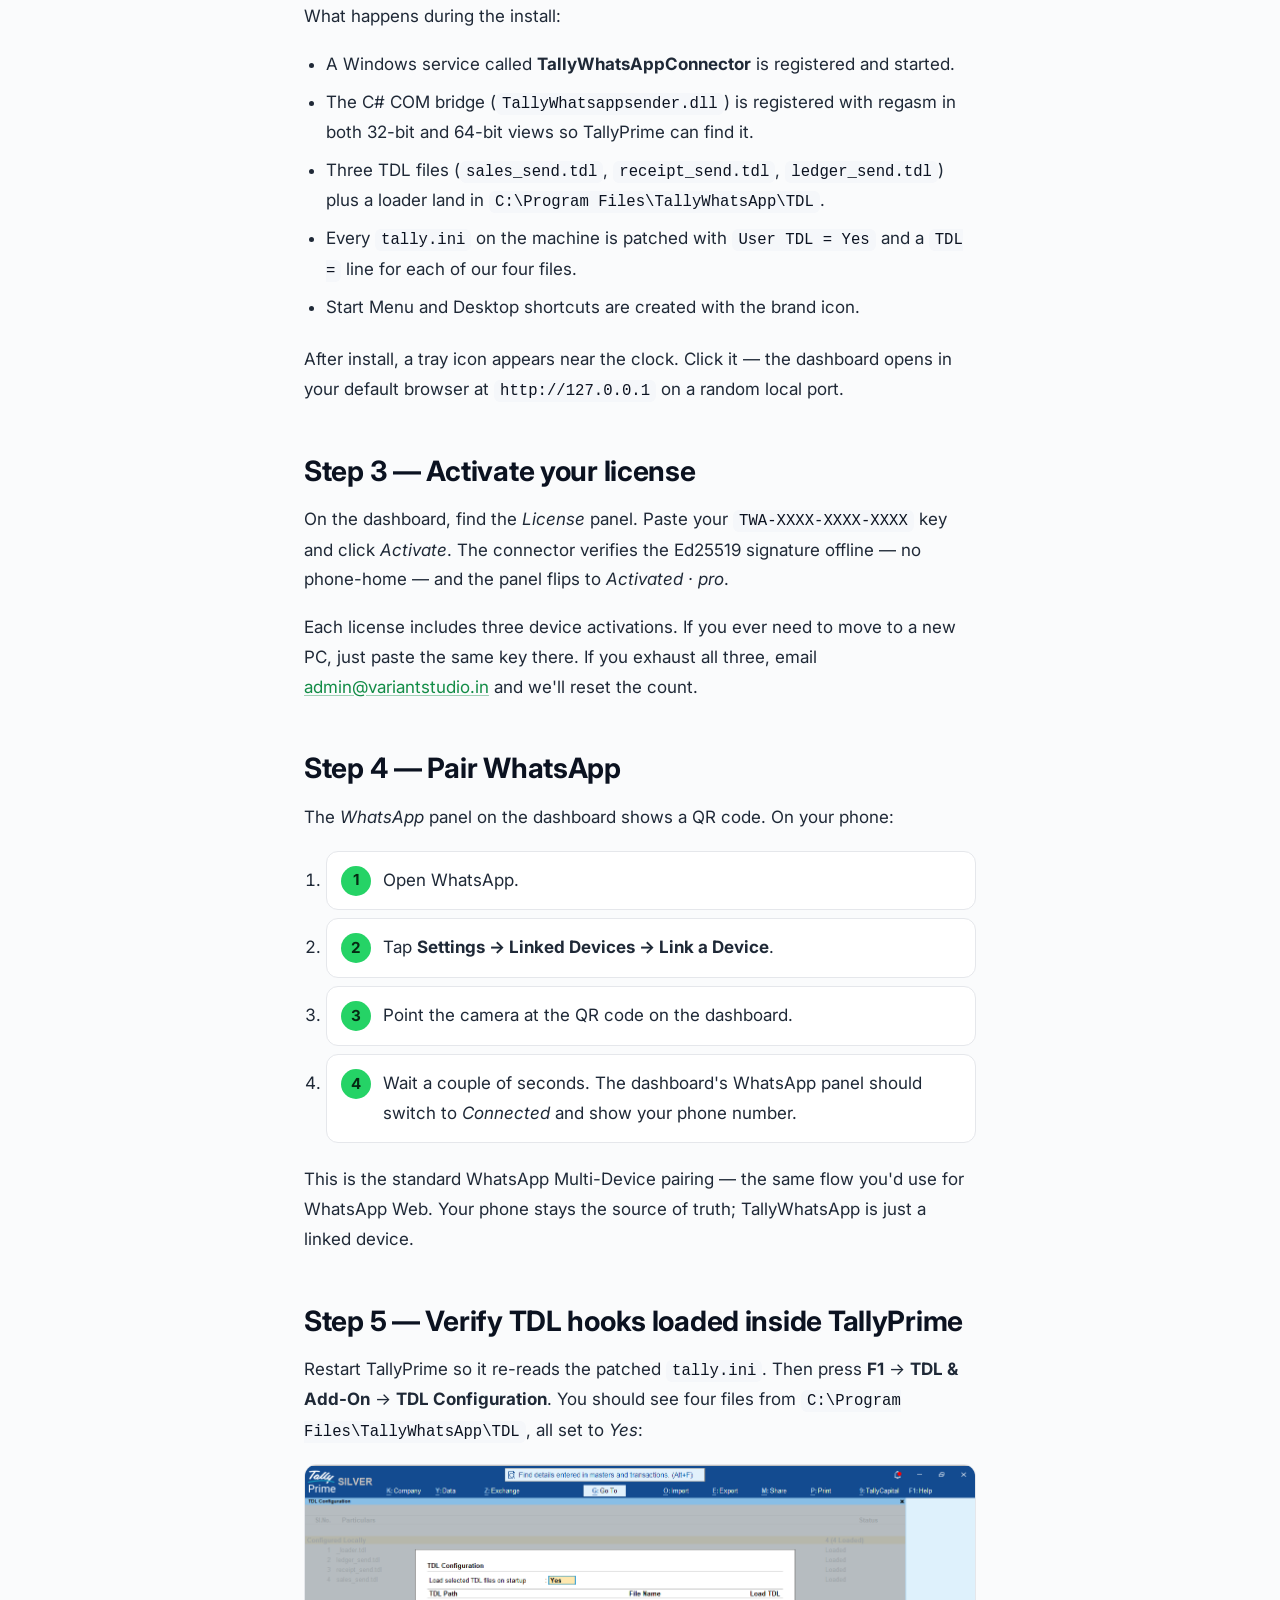
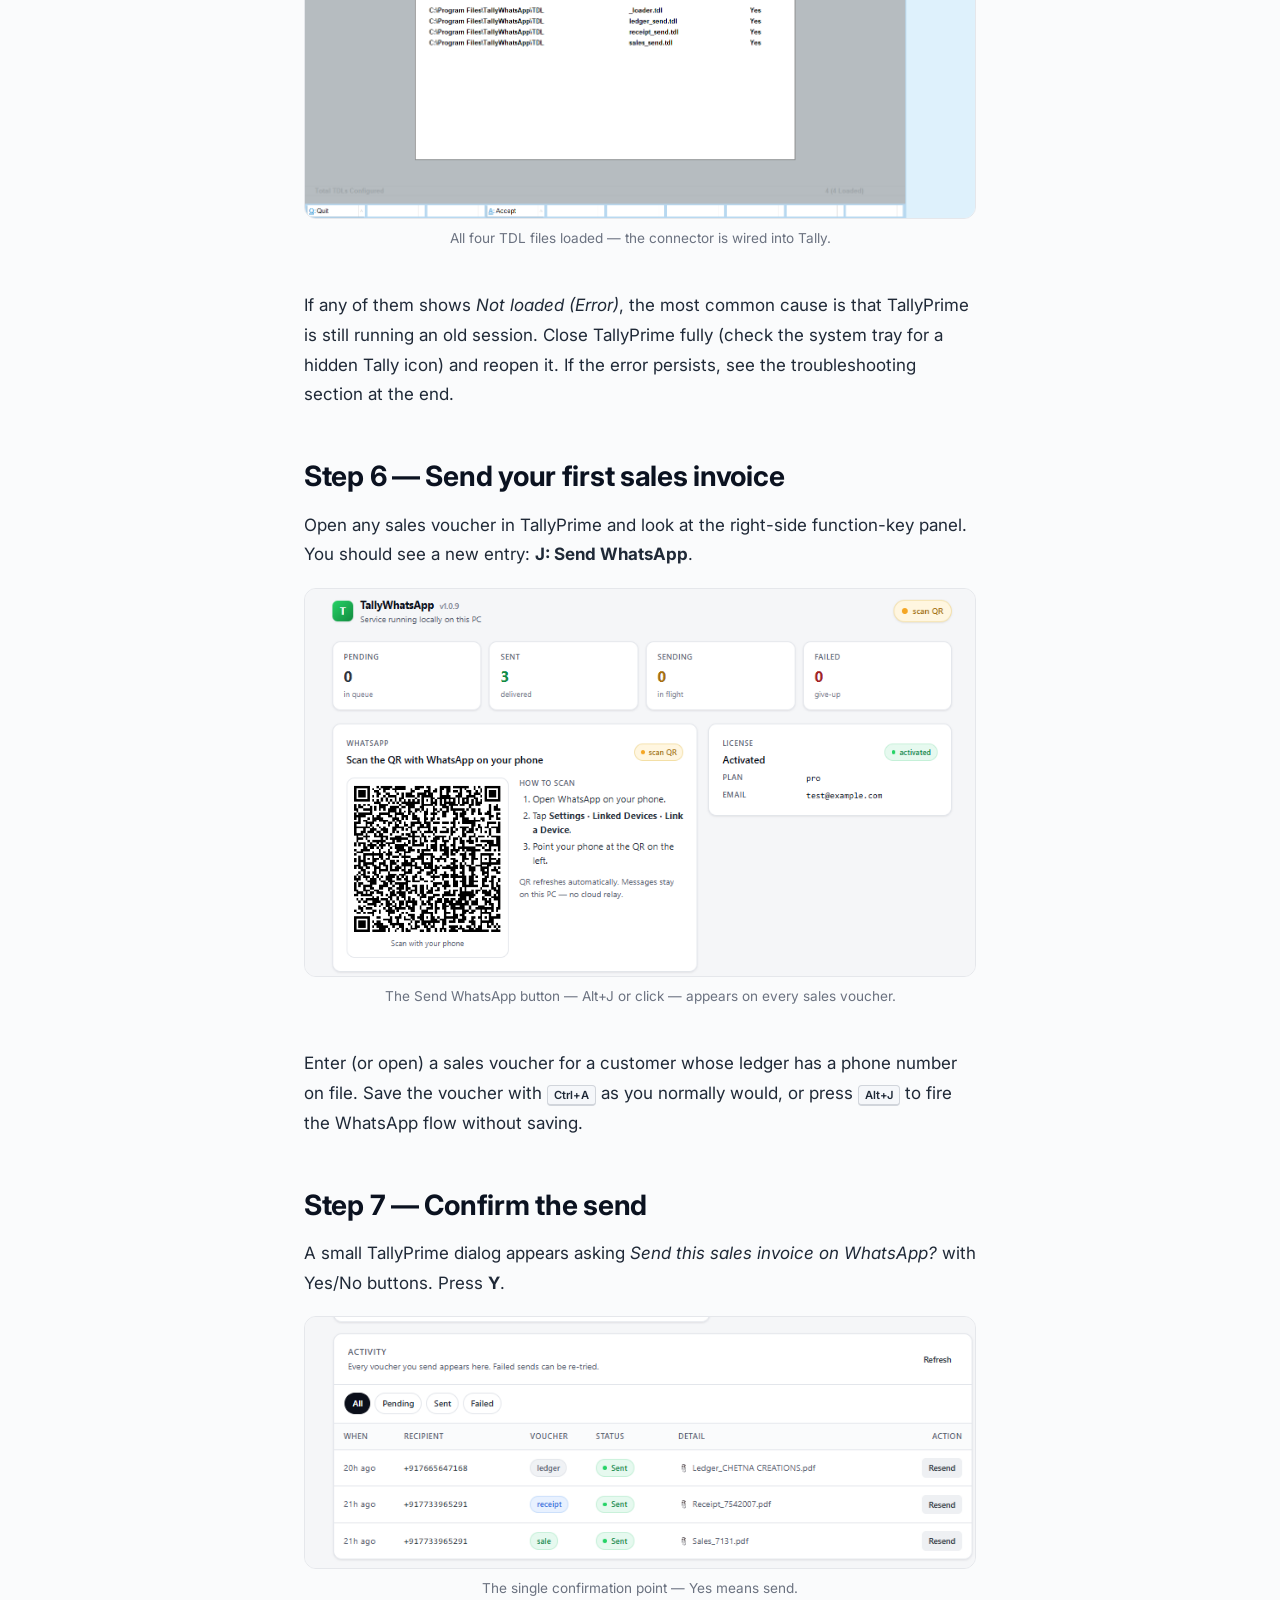
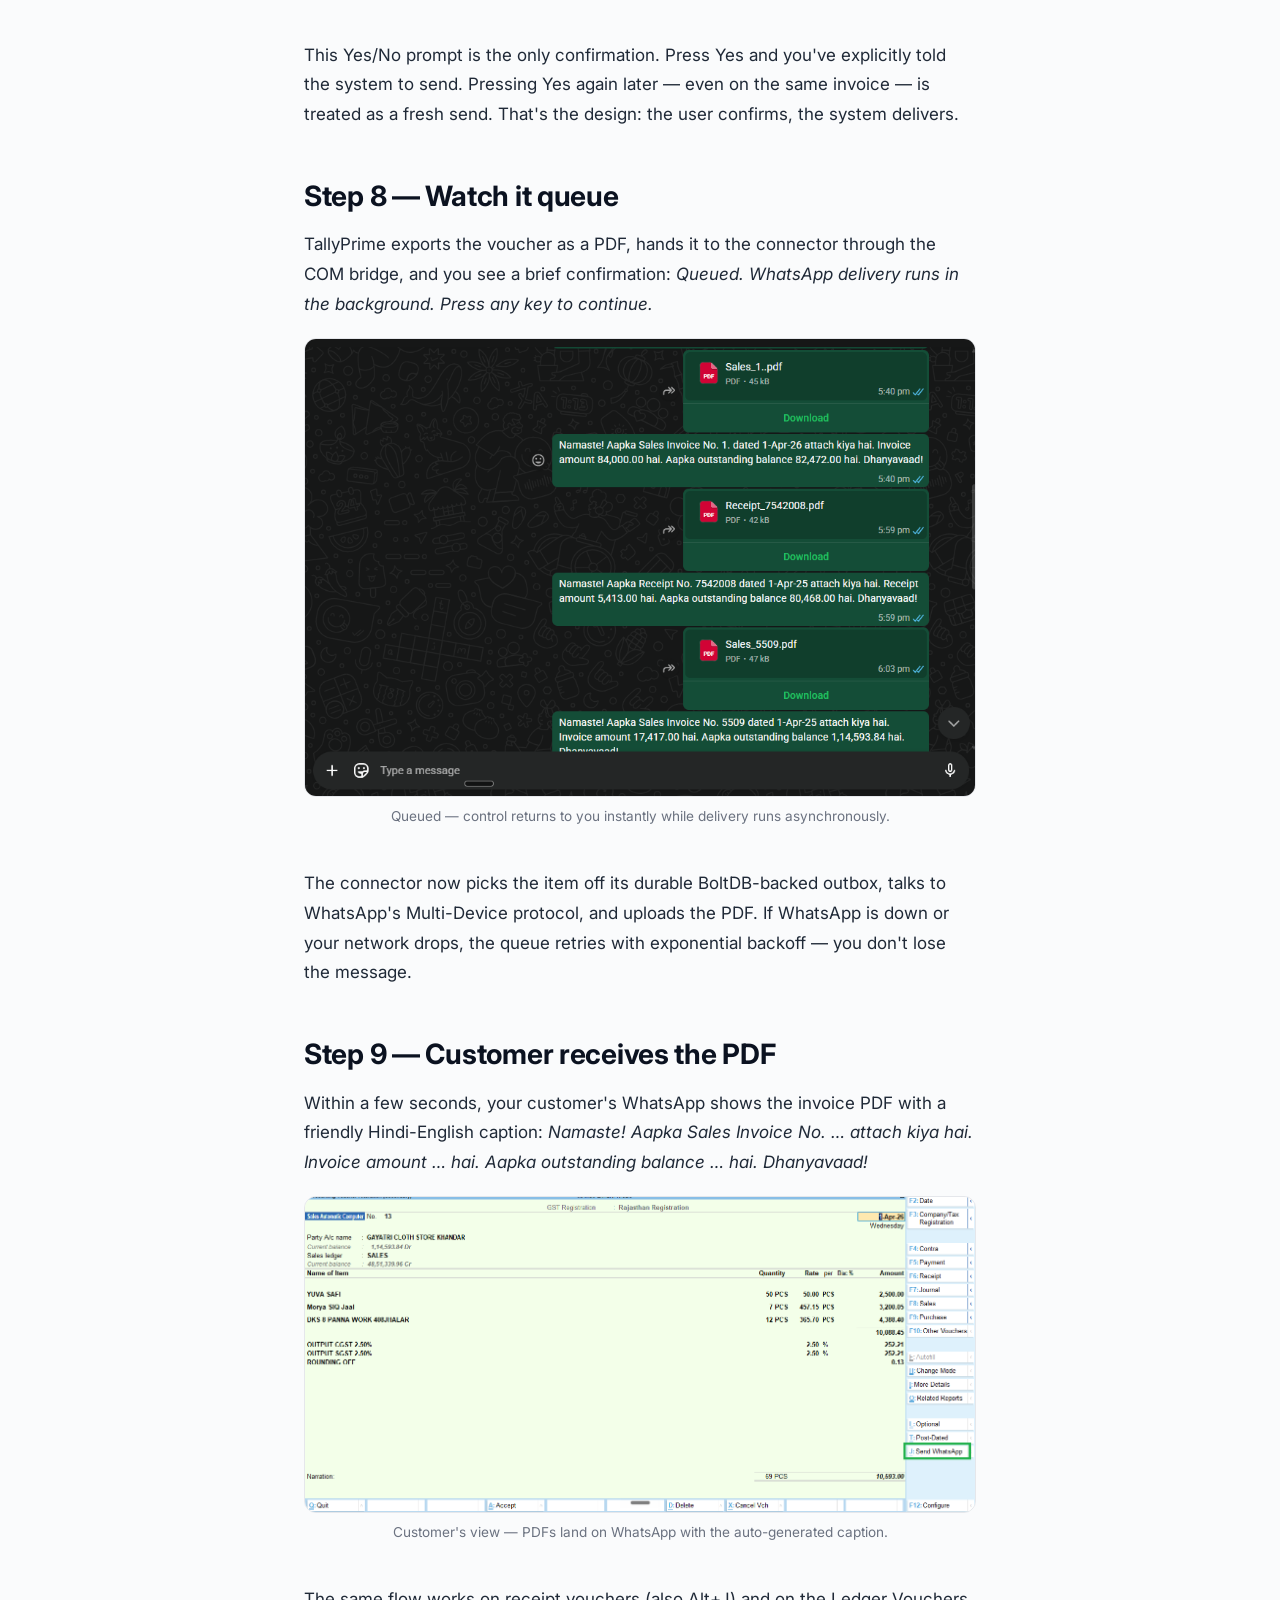
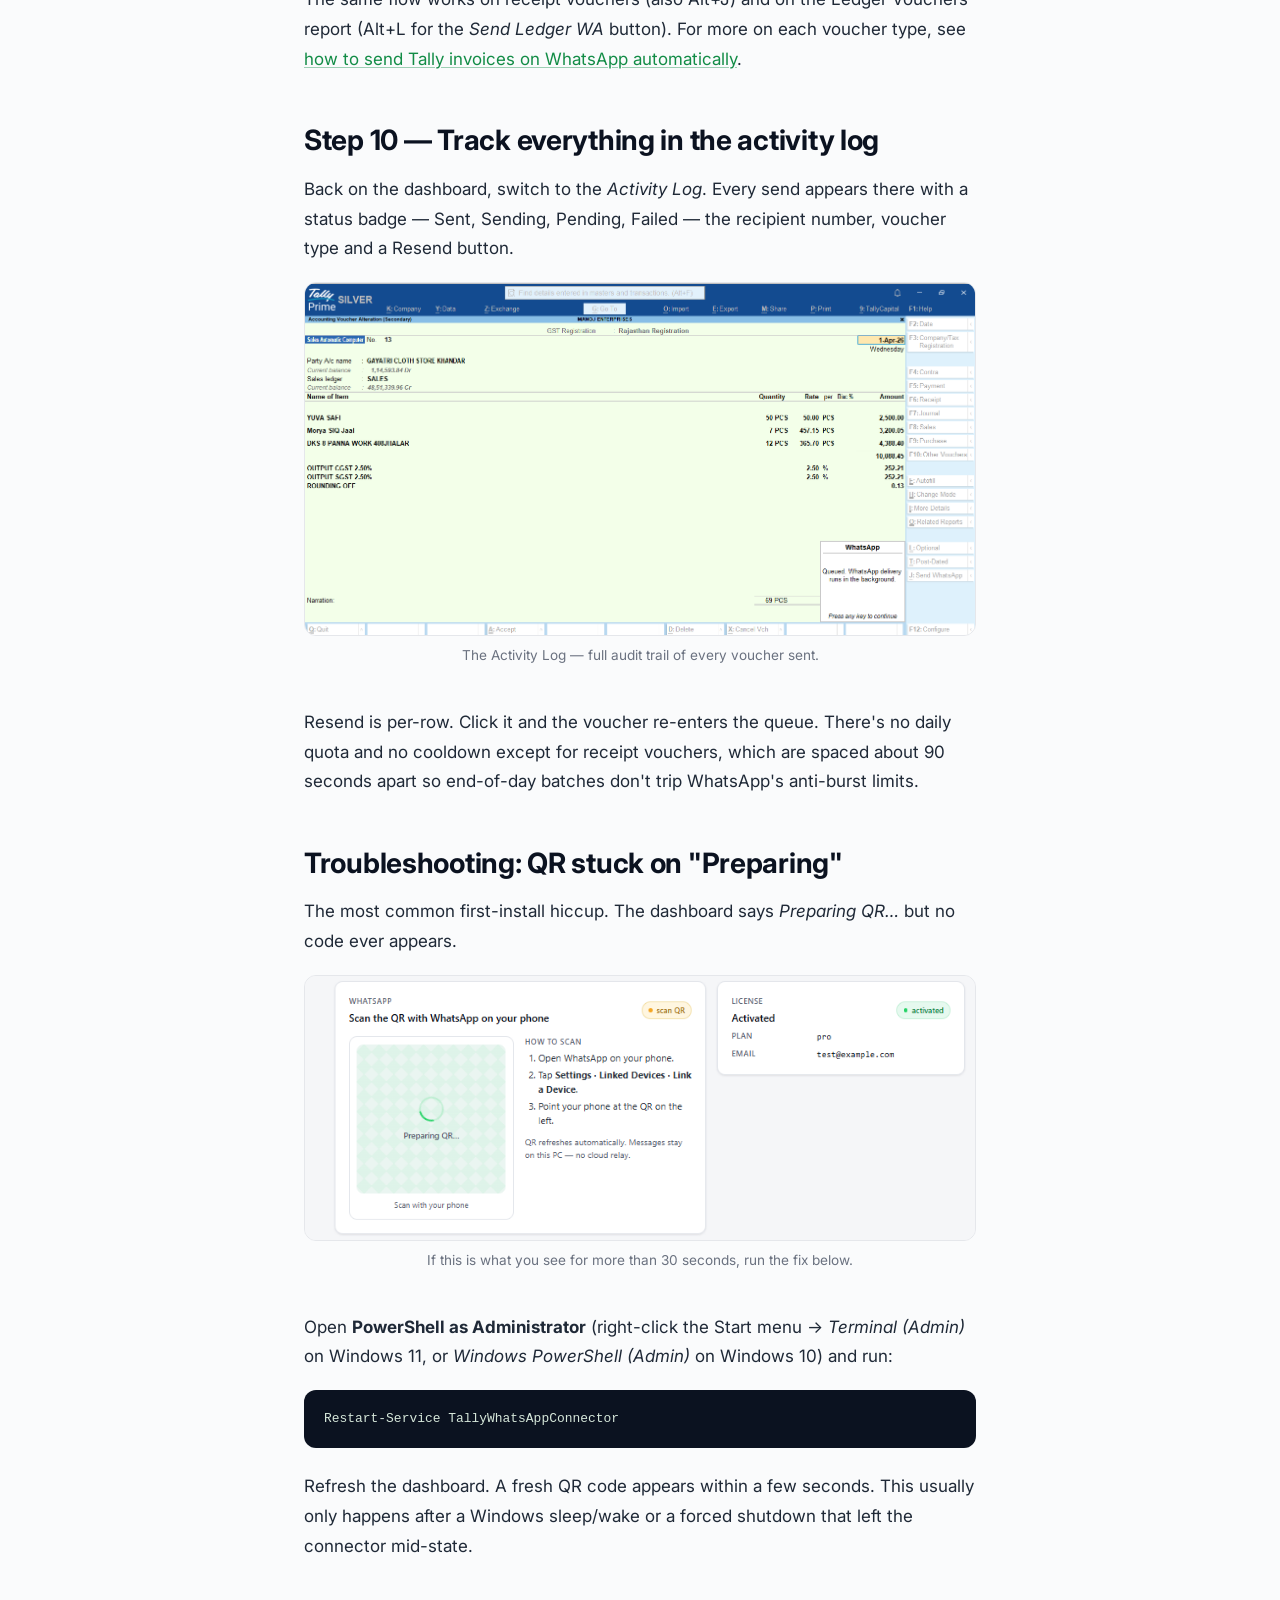
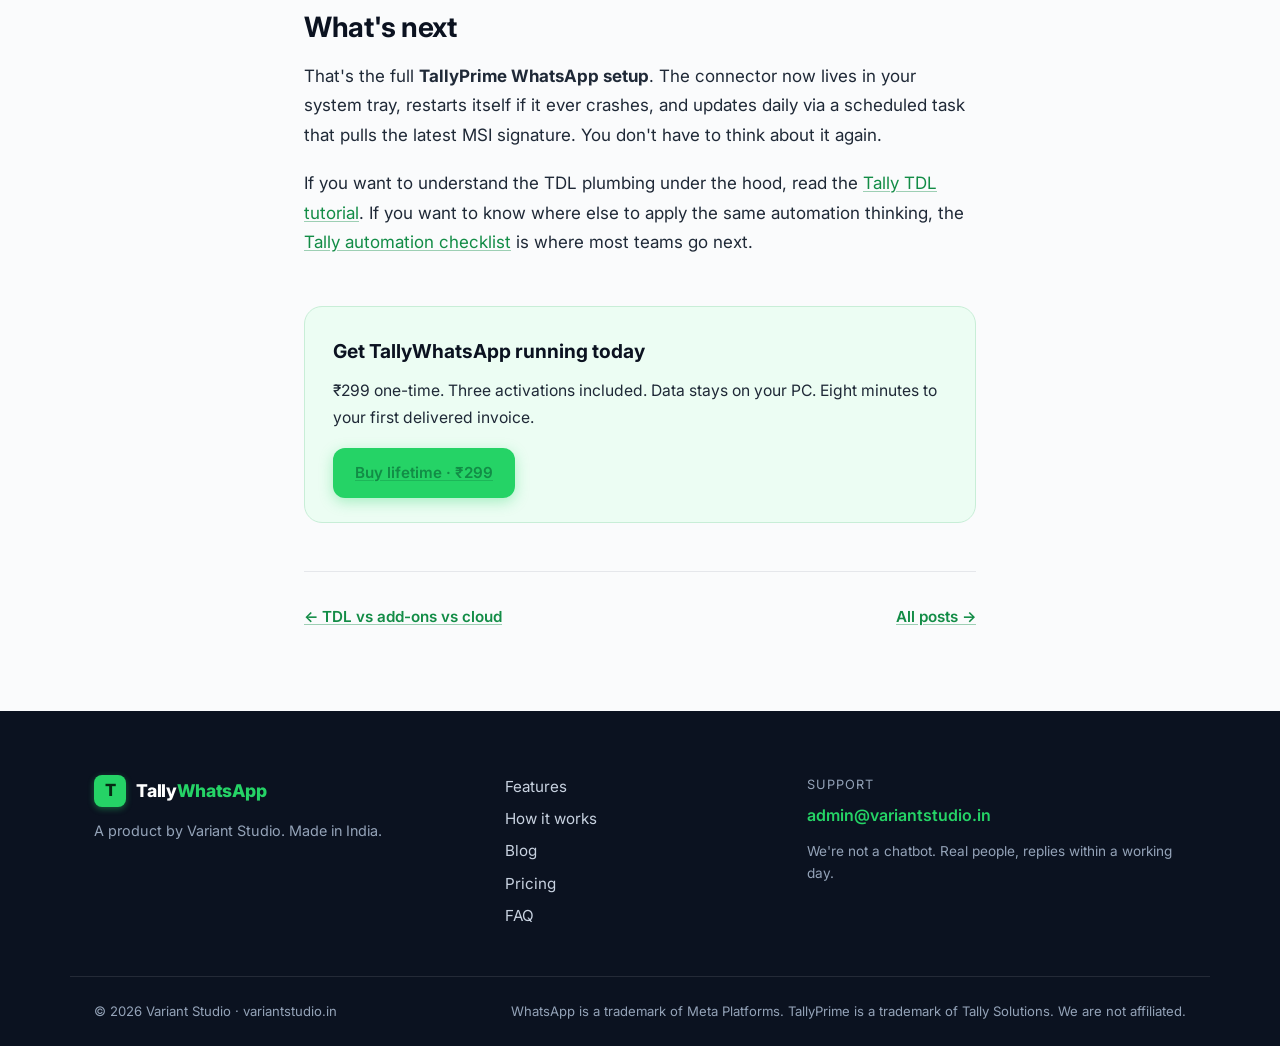
<file: landing/blog/tallywhatsapp-complete-setup-guide/index.html>
<!DOCTYPE html>
<html lang="en">
<head>
<meta charset="UTF-8">
<meta name="viewport" content="width=device-width, initial-scale=1.0">
<title>Complete TallyWhatsApp Setup Guide: Install to First Invoice</title>
<meta name="description" content="Step-by-step TallyWhatsApp setup guide for TallyPrime. Install, pair WhatsApp, verify TDL hooks, send your first invoice — full walkthrough with screenshots.">
<link rel="canonical" href="https://tallywhatsapp.variantstudio.in/blog/tallywhatsapp-complete-setup-guide/">

<meta property="og:type" content="article">
<meta property="og:url" content="https://tallywhatsapp.variantstudio.in/blog/tallywhatsapp-complete-setup-guide/">
<meta property="og:title" content="Complete TallyWhatsApp Setup Guide: Install to First Invoice">
<meta property="og:description" content="Step-by-step TallyWhatsApp setup guide. Install, pair WhatsApp, verify TDL hooks, send your first invoice — with screenshots.">
<meta property="og:image" content="https://tallywhatsapp.variantstudio.in/Pictures/Screenshot%202026-05-17%20235850.png">
<meta property="og:locale" content="en_IN">
<meta name="twitter:card" content="summary_large_image">
<meta name="twitter:title" content="Complete TallyWhatsApp Setup Guide: Install to First Invoice">
<meta name="twitter:description" content="Full TallyPrime WhatsApp setup walkthrough — install, pair, verify, send.">
<meta name="twitter:image" content="https://tallywhatsapp.variantstudio.in/Pictures/Screenshot%202026-05-17%20235850.png">

<meta name="theme-color" content="#25D366">
<link rel="icon" href="../../favicon.svg" type="image/svg+xml">
<link rel="preconnect" href="https://fonts.googleapis.com">
<link rel="preconnect" href="https://fonts.gstatic.com" crossorigin>
<link href="https://fonts.googleapis.com/css2?family=Inter:wght@400;500;600;700;800&display=swap" rel="stylesheet">
<link rel="stylesheet" href="../../style.css">
<link rel="stylesheet" href="../style.css">

<script type="application/ld+json">
{
  "@context": "https://schema.org",
  "@type": "Article",
  "headline": "Complete TallyWhatsApp Setup Guide: From Install to Your First WhatsApp Invoice",
  "description": "Step-by-step TallyWhatsApp setup guide for TallyPrime. Install, pair WhatsApp, verify TDL hooks, send your first invoice.",
  "image": "https://tallywhatsapp.variantstudio.in/Pictures/Screenshot%202026-05-17%20235850.png",
  "datePublished": "2026-05-18",
  "dateModified": "2026-05-18",
  "author": {"@type": "Organization", "name": "TallyWhatsApp Team"},
  "publisher": {
    "@type": "Organization",
    "name": "Variant Studio",
    "logo": {"@type": "ImageObject", "url": "https://tallywhatsapp.variantstudio.in/favicon.svg"}
  },
  "mainEntityOfPage": "https://tallywhatsapp.variantstudio.in/blog/tallywhatsapp-complete-setup-guide/"
}
</script>

<script type="application/ld+json">
{
  "@context": "https://schema.org",
  "@type": "HowTo",
  "name": "Set up TallyWhatsApp end to end",
  "totalTime": "PT8M",
  "estimatedCost": {"@type": "MonetaryAmount", "currency": "INR", "value": "299"},
  "tool": ["TallyPrime 4.x or newer", "TallyWhatsApp MSI installer", "WhatsApp on a smartphone", "Activation key (TWA-XXXX-XXXX-XXXX)"],
  "step": [
    {"@type": "HowToStep", "position": 1, "name": "Buy and download", "text": "Pay ₹299 on the website. Receive a TWA-XXXX-XXXX-XXXX key by email. Download the MSI from the thank-you page or the email."},
    {"@type": "HowToStep", "position": 2, "name": "Install the MSI", "text": "Double-click the installer. The connector service registers itself, the COM bridge installs, three TDL files land in C:\\Program Files\\TallyWhatsApp\\TDL, and tally.ini is patched automatically."},
    {"@type": "HowToStep", "position": 3, "name": "Activate the license", "text": "Open the dashboard from the system tray and paste the TWA-XXXX-XXXX-XXXX key. Activation completes offline — no phone-home."},
    {"@type": "HowToStep", "position": 4, "name": "Pair WhatsApp", "text": "On the dashboard, scan the QR code with the WhatsApp app on your phone. Same flow as WhatsApp Web. Pair once, runs forever."},
    {"@type": "HowToStep", "position": 5, "name": "Verify TDL hooks loaded", "text": "Open TallyPrime, go to F1 → TDL & Add-On → TDL Configuration and check that _loader, sales_send, receipt_send and ledger_send are all set to Yes."},
    {"@type": "HowToStep", "position": 6, "name": "Send your first invoice", "text": "Open a sales voucher in TallyPrime. Press Alt+J or save the voucher. Confirm Yes on the prompt. The PDF is queued and delivered to the customer's WhatsApp within seconds."},
    {"@type": "HowToStep", "position": 7, "name": "Track delivery", "text": "Switch to the Activity Log on the dashboard to see every send with status, recipient and a Resend button."}
  ]
}
</script>
</head>

<body>

<header class="site-header">
  <div class="container nav">
    <a href="/" class="brand" aria-label="TallyWhatsApp home">
      <span class="brand-mark">T</span>
      <span class="brand-name">Tally<span>WhatsApp</span></span>
    </a>
    <nav aria-label="Primary">
      <a href="/#features">Features</a>
      <a href="/#how">How it works</a>
      <a href="/blog/">Blog</a>
      <a href="/#pricing">Pricing</a>
      <a href="/#faq">FAQ</a>
      <a href="/#pricing" class="btn btn-primary btn-sm">Buy ₹299</a>
    </nav>
  </div>
</header>

<main class="article-wrap">
  <article class="article container">

    <p class="article-meta">
      <span>Setup Guide</span>
      <span>18 May 2026</span>
      <span>9 min read</span>
    </p>

    <h1>Complete TallyWhatsApp Setup Guide: From Install to Your First WhatsApp Invoice</h1>
    <p class="article-lead">
      This is the end-to-end <strong>TallyWhatsApp setup guide</strong>: install, activate, pair WhatsApp,
      verify the TDL hooks, send a real sales invoice, and watch it land on the customer's phone.
      Every step has a screenshot from a working install. Time to first delivered invoice — about eight minutes.
    </p>

    <figure class="article-hero">
      <img src="../../Pictures/Screenshot%202026-05-17%20235850.png" alt="TallyWhatsApp v1.0.9 dashboard showing the WhatsApp pairing QR code, license activated state and three sent messages">
      <figcaption style="text-align:center;font-size:0.85rem;color:var(--ink-400);margin-top:8px;">The TallyWhatsApp dashboard — what a healthy install looks like.</figcaption>
    </figure>

    <h2>Before you start</h2>
    <p>Three things you need on the same PC where you run TallyPrime:</p>
    <ul>
      <li><strong>TallyPrime 4.x or newer.</strong> Tally.ERP 9 isn't supported.</li>
      <li><strong>Windows 10 or 11.</strong> The connector is a Windows service plus a tray app.</li>
      <li><strong>WhatsApp on your phone.</strong> Same handset you'd use for WhatsApp Web.</li>
    </ul>
    <p>
      You'll also want about ten minutes. Most of that is waiting for TallyPrime to restart — the
      install itself is under a minute.
    </p>

    <h2>Step 1 — Buy and download</h2>
    <p>
      Head to <a href="https://tallywhatsapp.variantstudio.in/">tallywhatsapp.variantstudio.in</a> and
      click <em>Buy lifetime · ₹299</em>. Razorpay handles the payment. Within a minute or two of
      success, you'll get an email with your activation key in the format
      <code>TWA-XXXX-XXXX-XXXX</code> and a download link to the latest MSI. The thank-you page that
      loads right after payment also has the download button — save the file as
      <code>TallyWhatsApp.msi</code>.
    </p>

    <h2>Step 2 — Install the MSI</h2>
    <p>
      Double-click <code>TallyWhatsApp.msi</code>. The installer is signed and asks for elevation
      (UAC prompt) because it needs to register a Windows service. Click <em>Yes</em>.
    </p>
    <p>What happens during the install:</p>
    <ul>
      <li>A Windows service called <strong>TallyWhatsAppConnector</strong> is registered and started.</li>
      <li>The C# COM bridge (<code>TallyWhatsappsender.dll</code>) is registered with regasm in both 32-bit and 64-bit views so TallyPrime can find it.</li>
      <li>Three TDL files (<code>sales_send.tdl</code>, <code>receipt_send.tdl</code>, <code>ledger_send.tdl</code>) plus a loader land in <code>C:\Program Files\TallyWhatsApp\TDL</code>.</li>
      <li>Every <code>tally.ini</code> on the machine is patched with <code>User TDL = Yes</code> and a <code>TDL =</code> line for each of our four files.</li>
      <li>Start Menu and Desktop shortcuts are created with the brand icon.</li>
    </ul>
    <p>
      After install, a tray icon appears near the clock. Click it — the dashboard opens in your default
      browser at <code>http://127.0.0.1</code> on a random local port.
    </p>

    <h2>Step 3 — Activate your license</h2>
    <p>
      On the dashboard, find the <em>License</em> panel. Paste your <code>TWA-XXXX-XXXX-XXXX</code> key
      and click <em>Activate</em>. The connector verifies the Ed25519 signature offline — no phone-home —
      and the panel flips to <em>Activated · pro</em>.
    </p>
    <p>
      Each license includes three device activations. If you ever need to move to a new PC, just paste
      the same key there. If you exhaust all three, email <a href="mailto:admin@variantstudio.in">admin@variantstudio.in</a>
      and we'll reset the count.
    </p>

    <h2>Step 4 — Pair WhatsApp</h2>
    <p>
      The <em>WhatsApp</em> panel on the dashboard shows a QR code. On your phone:
    </p>
    <ol class="how-to-steps">
      <li>Open WhatsApp.</li>
      <li>Tap <strong>Settings → Linked Devices → Link a Device</strong>.</li>
      <li>Point the camera at the QR code on the dashboard.</li>
      <li>Wait a couple of seconds. The dashboard's WhatsApp panel should switch to <em>Connected</em> and show your phone number.</li>
    </ol>
    <p>
      This is the standard WhatsApp Multi-Device pairing — the same flow you'd use for WhatsApp Web.
      Your phone stays the source of truth; TallyWhatsApp is just a linked device.
    </p>

    <h2>Step 5 — Verify TDL hooks loaded inside TallyPrime</h2>
    <p>
      Restart TallyPrime so it re-reads the patched <code>tally.ini</code>. Then press <strong>F1</strong>
      → <strong>TDL &amp; Add-On</strong> → <strong>TDL Configuration</strong>. You should see four files
      from <code>C:\Program Files\TallyWhatsApp\TDL</code>, all set to <em>Yes</em>:
    </p>

    <figure class="article-hero">
      <img src="../../Pictures/Screenshot%202026-05-18%20000131.png" alt="TallyPrime TDL Configuration screen showing _loader.tdl, sales_send.tdl, receipt_send.tdl and ledger_send.tdl all loaded">
      <figcaption style="text-align:center;font-size:0.85rem;color:var(--ink-400);margin-top:8px;">All four TDL files loaded — the connector is wired into Tally.</figcaption>
    </figure>

    <p>
      If any of them shows <em>Not loaded (Error)</em>, the most common cause is that TallyPrime is
      still running an old session. Close TallyPrime fully (check the system tray for a hidden Tally
      icon) and reopen it. If the error persists, see the troubleshooting section at the end.
    </p>

    <h2>Step 6 — Send your first sales invoice</h2>
    <p>
      Open any sales voucher in TallyPrime and look at the right-side function-key panel. You should
      see a new entry: <strong>J: Send WhatsApp</strong>.
    </p>

    <figure class="article-hero">
      <img src="../../Pictures/Screenshot%202026-05-17%20234858.png" alt="TallyPrime sales voucher with the J: Send WhatsApp button highlighted in green in the function key panel">
      <figcaption style="text-align:center;font-size:0.85rem;color:var(--ink-400);margin-top:8px;">The Send WhatsApp button — Alt+J or click — appears on every sales voucher.</figcaption>
    </figure>

    <p>
      Enter (or open) a sales voucher for a customer whose ledger has a phone number on file. Save the
      voucher with <kbd>Ctrl+A</kbd> as you normally would, or press <kbd>Alt+J</kbd> to fire the WhatsApp
      flow without saving.
    </p>

    <h2>Step 7 — Confirm the send</h2>
    <p>
      A small TallyPrime dialog appears asking <em>Send this sales invoice on WhatsApp?</em> with
      Yes/No buttons. Press <strong>Y</strong>.
    </p>

    <figure class="article-hero">
      <img src="../../Pictures/Screenshot%202026-05-17%20234936.png" alt="TallyPrime dialog asking Send this sales invoice on WhatsApp with Yes and No options">
      <figcaption style="text-align:center;font-size:0.85rem;color:var(--ink-400);margin-top:8px;">The single confirmation point — Yes means send.</figcaption>
    </figure>

    <p>
      This Yes/No prompt is the only confirmation. Press Yes and you've explicitly told the system to
      send. Pressing Yes again later — even on the same invoice — is treated as a fresh send. That's
      the design: the user confirms, the system delivers.
    </p>

    <h2>Step 8 — Watch it queue</h2>
    <p>
      TallyPrime exports the voucher as a PDF, hands it to the connector through the COM bridge, and
      you see a brief confirmation: <em>Queued. WhatsApp delivery runs in the background. Press any
      key to continue.</em>
    </p>

    <figure class="article-hero">
      <img src="../../Pictures/Screenshot%202026-05-17%20235316.png" alt="TallyPrime overlay confirming Queued. WhatsApp delivery runs in the background. Press any key to continue.">
      <figcaption style="text-align:center;font-size:0.85rem;color:var(--ink-400);margin-top:8px;">Queued — control returns to you instantly while delivery runs asynchronously.</figcaption>
    </figure>

    <p>
      The connector now picks the item off its durable BoltDB-backed outbox, talks to WhatsApp's
      Multi-Device protocol, and uploads the PDF. If WhatsApp is down or your network drops, the
      queue retries with exponential backoff — you don't lose the message.
    </p>

    <h2>Step 9 — Customer receives the PDF</h2>
    <p>
      Within a few seconds, your customer's WhatsApp shows the invoice PDF with a friendly
      Hindi-English caption: <em>Namaste! Aapka Sales Invoice No. … attach kiya hai. Invoice amount …
      hai. Aapka outstanding balance … hai. Dhanyavaad!</em>
    </p>

    <figure class="article-hero">
      <img src="../../Pictures/Screenshot%202026-05-17%20235624.png" alt="WhatsApp chat on a phone showing three received PDFs from TallyWhatsApp with Hindi-English captions">
      <figcaption style="text-align:center;font-size:0.85rem;color:var(--ink-400);margin-top:8px;">Customer's view — PDFs land on WhatsApp with the auto-generated caption.</figcaption>
    </figure>

    <p>
      The same flow works on receipt vouchers (also Alt+J) and on the Ledger Vouchers report
      (Alt+L for the <em>Send Ledger WA</em> button). For more on each voucher type, see
      <a href="/blog/send-tally-invoices-whatsapp-automatically/">how to send Tally invoices on WhatsApp automatically</a>.
    </p>

    <h2>Step 10 — Track everything in the activity log</h2>
    <p>
      Back on the dashboard, switch to the <em>Activity Log</em>. Every send appears there with a
      status badge — Sent, Sending, Pending, Failed — the recipient number, voucher type and a
      Resend button.
    </p>

    <figure class="article-hero">
      <img src="../../Pictures/Screenshot%202026-05-17%20235955.png" alt="TallyWhatsApp Activity log table listing three sent vouchers (ledger, receipt, sale) with status badges and Resend buttons">
      <figcaption style="text-align:center;font-size:0.85rem;color:var(--ink-400);margin-top:8px;">The Activity Log — full audit trail of every voucher sent.</figcaption>
    </figure>

    <p>
      Resend is per-row. Click it and the voucher re-enters the queue. There's no daily quota and no
      cooldown except for receipt vouchers, which are spaced about 90 seconds apart so end-of-day
      batches don't trip WhatsApp's anti-burst limits.
    </p>

    <h2>Troubleshooting: QR stuck on "Preparing"</h2>
    <p>
      The most common first-install hiccup. The dashboard says <em>Preparing QR…</em> but no code ever
      appears.
    </p>

    <figure class="article-hero">
      <img src="../../Pictures/Preparing%20QR%20Error.png" alt="TallyWhatsApp dashboard showing the QR panel stuck on Preparing QR with a spinner">
      <figcaption style="text-align:center;font-size:0.85rem;color:var(--ink-400);margin-top:8px;">If this is what you see for more than 30 seconds, run the fix below.</figcaption>
    </figure>

    <p>
      Open <strong>PowerShell as Administrator</strong> (right-click the Start menu → <em>Terminal
      (Admin)</em> on Windows 11, or <em>Windows PowerShell (Admin)</em> on Windows 10) and run:
    </p>
    <pre><code>Restart-Service TallyWhatsAppConnector</code></pre>
    <p>
      Refresh the dashboard. A fresh QR code appears within a few seconds. This usually only happens
      after a Windows sleep/wake or a forced shutdown that left the connector mid-state.
    </p>

    <h2>What's next</h2>
    <p>
      That's the full <strong>TallyPrime WhatsApp setup</strong>. The connector now lives in your
      system tray, restarts itself if it ever crashes, and updates daily via a scheduled task that
      pulls the latest MSI signature. You don't have to think about it again.
    </p>
    <p>
      If you want to understand the TDL plumbing under the hood, read the
      <a href="/blog/tally-tdl-tutorial-send-whatsapp/">Tally TDL tutorial</a>. If you want to know
      where else to apply the same automation thinking, the
      <a href="/blog/tally-automation-checklist/">Tally automation checklist</a> is where most teams
      go next.
    </p>

    <div class="article-cta">
      <h3>Get TallyWhatsApp running today</h3>
      <p>₹299 one-time. Three activations included. Data stays on your PC. Eight minutes to your first
        delivered invoice.</p>
      <a href="/#pricing" class="btn btn-primary">Buy lifetime · ₹299</a>
    </div>

    <div class="article-prev-next">
      <a href="/blog/tally-customization-comparison/">← TDL vs add-ons vs cloud</a>
      <a href="/blog/">All posts →</a>
    </div>

  </article>
</main>

<footer>
  <div class="container footer-grid">
    <div>
      <a href="/" class="brand">
        <span class="brand-mark">T</span>
        <span class="brand-name">Tally<span>WhatsApp</span></span>
      </a>
      <p class="footer-tag">A product by Variant Studio. Made in India.</p>
    </div>
    <div class="footer-links">
      <a href="/#features">Features</a>
      <a href="/#how">How it works</a>
      <a href="/blog/">Blog</a>
      <a href="/#pricing">Pricing</a>
      <a href="/#faq">FAQ</a>
    </div>
    <div class="footer-contact">
      <div>Support</div>
      <a href="mailto:admin@variantstudio.in">admin@variantstudio.in</a>
      <p class="footer-mini">We're not a chatbot. Real people, replies within a working day.</p>
    </div>
  </div>
  <div class="container footer-bottom">
    <span>© 2026 Variant Studio · variantstudio.in</span>
    <span>WhatsApp is a trademark of Meta Platforms. TallyPrime is a trademark of Tally Solutions. We are not affiliated.</span>
  </div>
</footer>

</body>
</html>
</file>
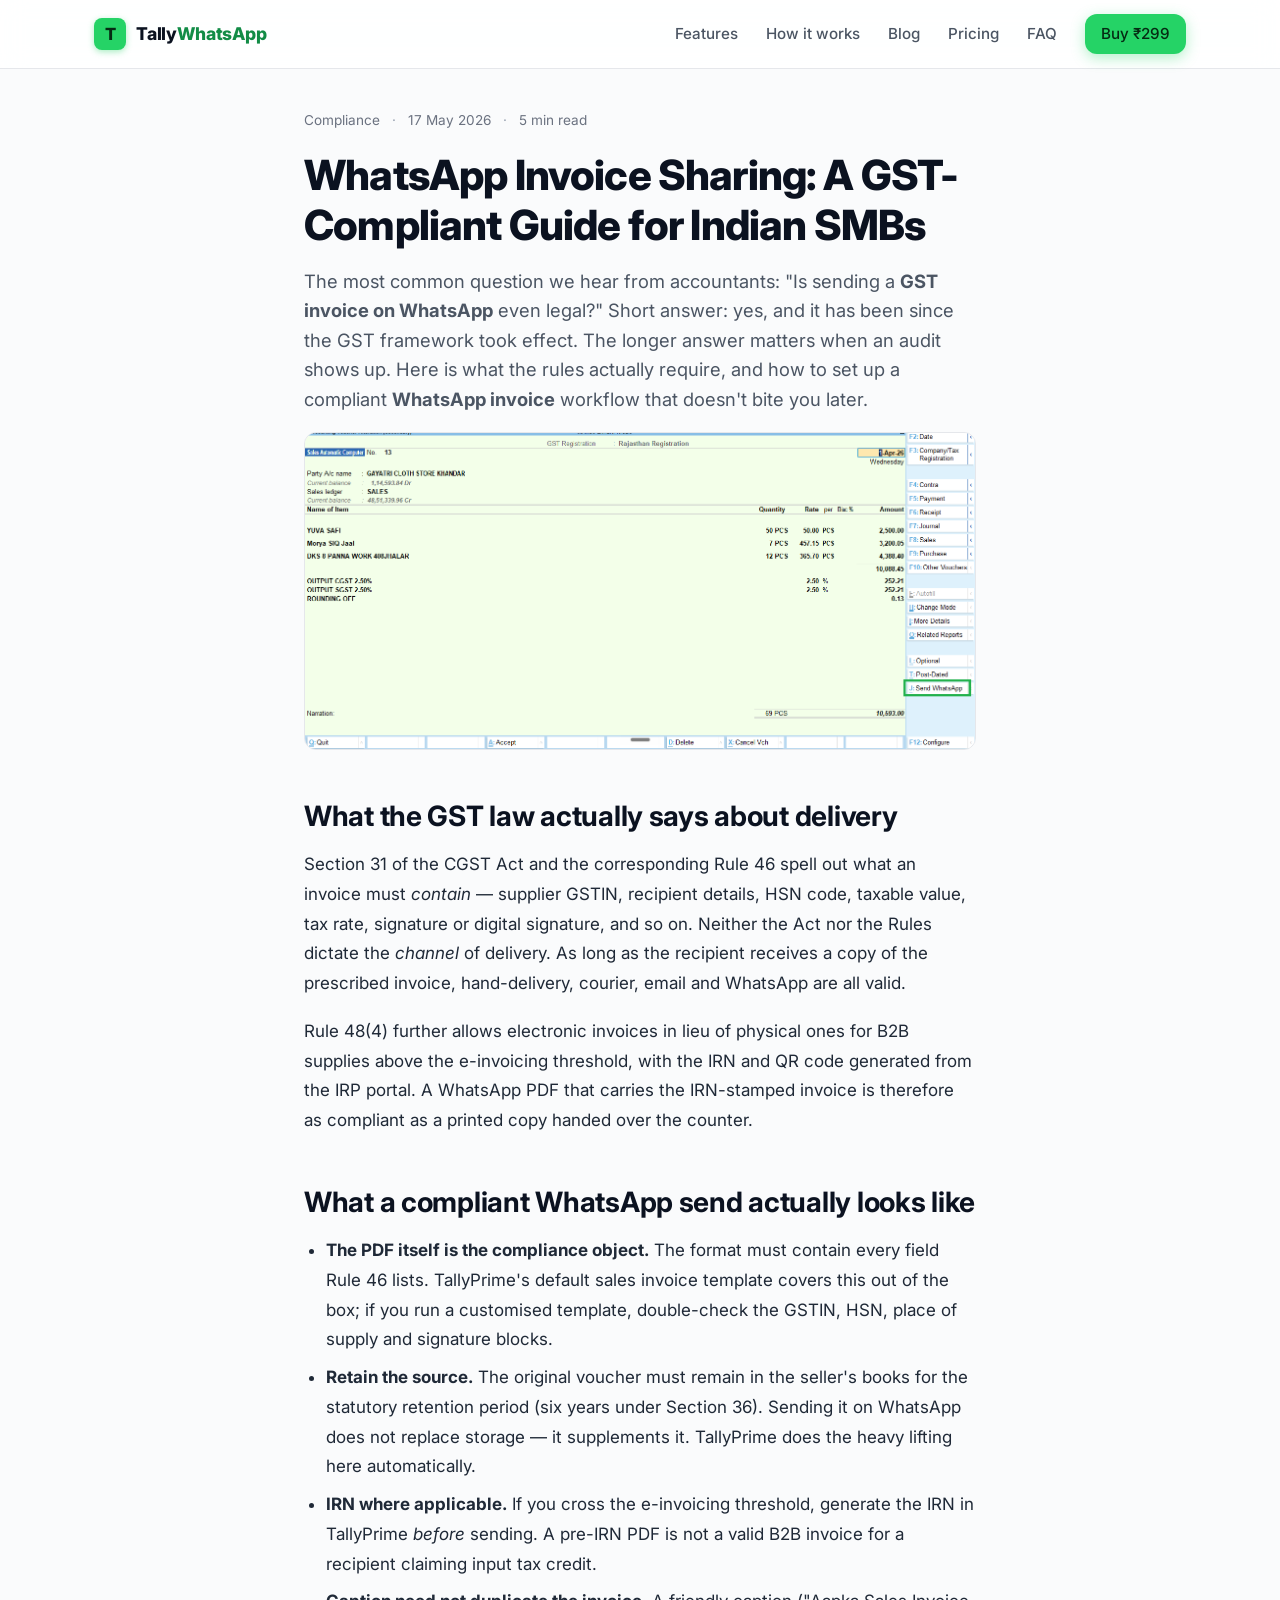
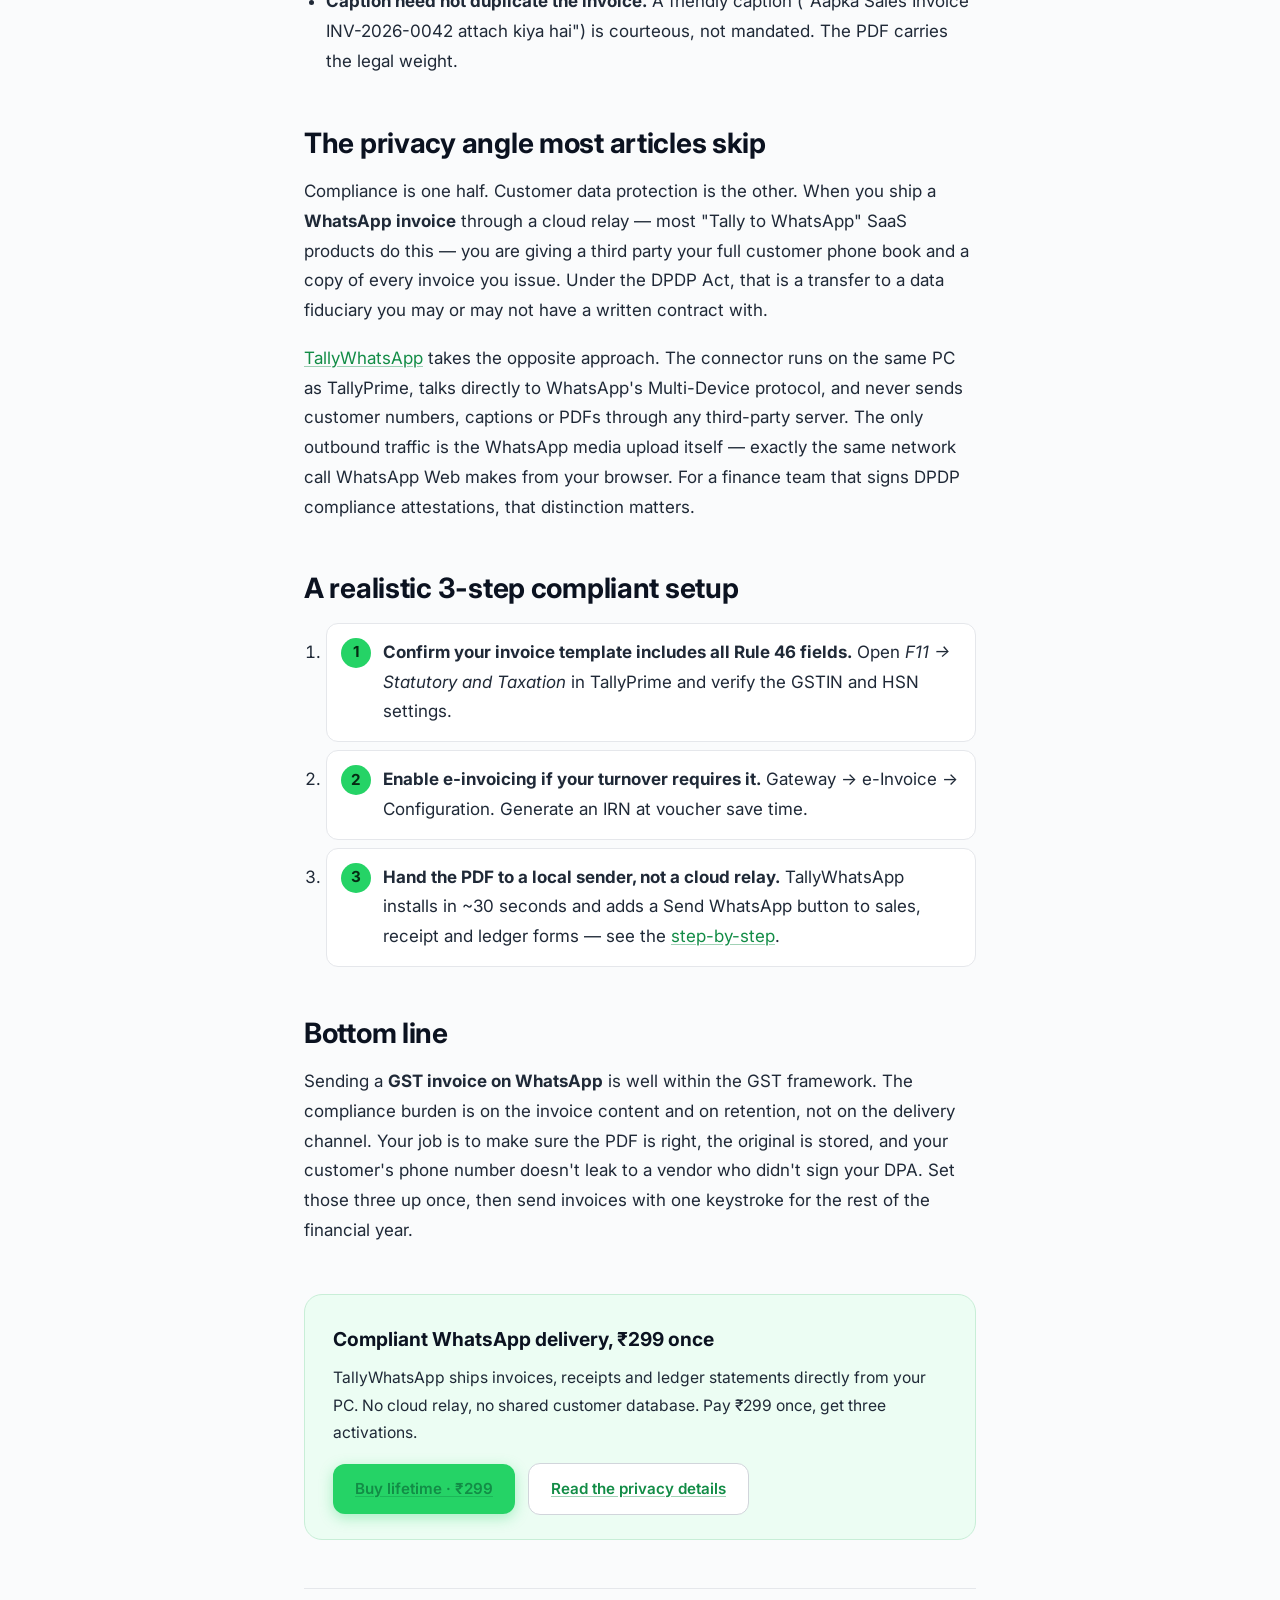
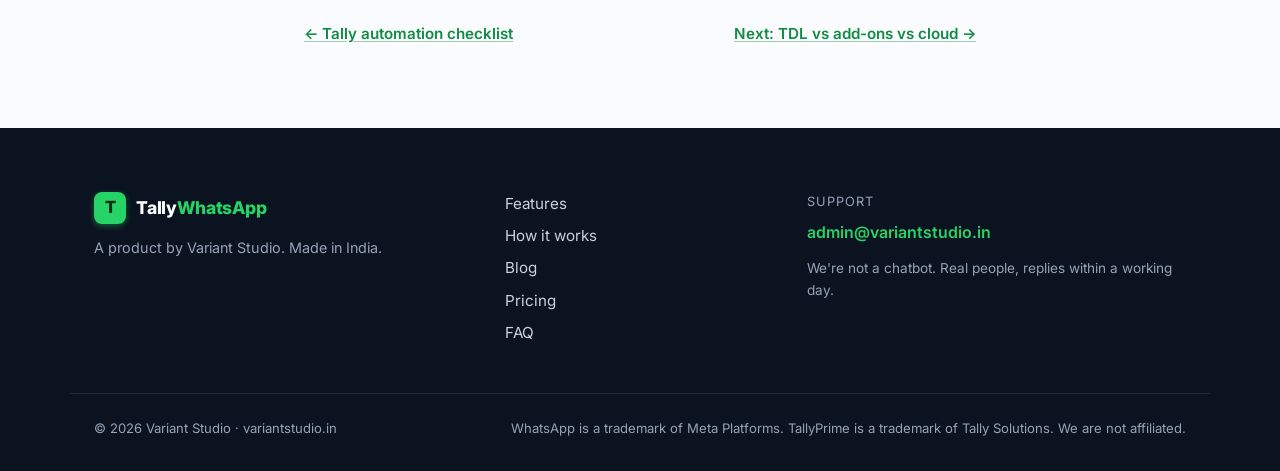
<file: landing/blog/whatsapp-invoice-gst-guide/index.html>
<!DOCTYPE html>
<html lang="en">
<head>
<meta charset="UTF-8">
<meta name="viewport" content="width=device-width, initial-scale=1.0">
<title>WhatsApp Invoice Sharing: GST-Compliant Guide for SMBs</title>
<meta name="description" content="Sharing GST invoices on WhatsApp is fully legal in India when done right. Here's what compliance officers actually look for, and how to automate it.">
<link rel="canonical" href="https://tallywhatsapp.variantstudio.in/blog/whatsapp-invoice-gst-guide/">

<meta property="og:type" content="article">
<meta property="og:url" content="https://tallywhatsapp.variantstudio.in/blog/whatsapp-invoice-gst-guide/">
<meta property="og:title" content="WhatsApp Invoice Sharing: GST-Compliant Guide for SMBs">
<meta property="og:description" content="Sharing GST invoices on WhatsApp is fully legal in India when done right. Here's what compliance officers look for.">
<meta property="og:image" content="https://tallywhatsapp.variantstudio.in/Pictures/Screenshot%202026-05-17%20235624.png">
<meta property="og:locale" content="en_IN">
<meta name="twitter:card" content="summary_large_image">
<meta name="twitter:title" content="WhatsApp Invoice Sharing: GST-Compliant Guide for SMBs">
<meta name="twitter:description" content="What the GST rules actually say about WhatsApp delivery, and how to send compliantly.">
<meta name="twitter:image" content="https://tallywhatsapp.variantstudio.in/Pictures/Screenshot%202026-05-17%20235624.png">

<meta name="theme-color" content="#25D366">
<link rel="icon" href="../../favicon.svg" type="image/svg+xml">
<link rel="preconnect" href="https://fonts.googleapis.com">
<link rel="preconnect" href="https://fonts.gstatic.com" crossorigin>
<link href="https://fonts.googleapis.com/css2?family=Inter:wght@400;500;600;700;800&display=swap" rel="stylesheet">
<link rel="stylesheet" href="../../style.css">
<link rel="stylesheet" href="../style.css">

<script type="application/ld+json">
{
  "@context": "https://schema.org",
  "@type": "Article",
  "headline": "WhatsApp Invoice Sharing: A GST-Compliant Guide for Indian SMBs",
  "description": "Sharing GST invoices on WhatsApp is fully legal in India when done right. Here's what compliance officers actually look for.",
  "image": "https://tallywhatsapp.variantstudio.in/Pictures/Screenshot%202026-05-17%20235624.png",
  "datePublished": "2026-05-17",
  "dateModified": "2026-05-17",
  "author": {"@type": "Organization", "name": "TallyWhatsApp Team"},
  "publisher": {
    "@type": "Organization",
    "name": "Variant Studio",
    "logo": {"@type": "ImageObject", "url": "https://tallywhatsapp.variantstudio.in/favicon.svg"}
  },
  "mainEntityOfPage": "https://tallywhatsapp.variantstudio.in/blog/whatsapp-invoice-gst-guide/"
}
</script>
</head>

<body>

<header class="site-header">
  <div class="container nav">
    <a href="/" class="brand" aria-label="TallyWhatsApp home">
      <span class="brand-mark">T</span>
      <span class="brand-name">Tally<span>WhatsApp</span></span>
    </a>
    <nav aria-label="Primary">
      <a href="/#features">Features</a>
      <a href="/#how">How it works</a>
      <a href="/blog/">Blog</a>
      <a href="/#pricing">Pricing</a>
      <a href="/#faq">FAQ</a>
      <a href="/#pricing" class="btn btn-primary btn-sm">Buy ₹299</a>
    </nav>
  </div>
</header>

<main class="article-wrap">
  <article class="article container">

    <p class="article-meta">
      <span>Compliance</span>
      <span>17 May 2026</span>
      <span>5 min read</span>
    </p>

    <h1>WhatsApp Invoice Sharing: A GST-Compliant Guide for Indian SMBs</h1>
    <p class="article-lead">
      The most common question we hear from accountants: "Is sending a <strong>GST invoice on WhatsApp</strong> even legal?"
      Short answer: yes, and it has been since the GST framework took effect. The longer answer matters when an audit shows up.
      Here is what the rules actually require, and how to set up a compliant
      <strong>WhatsApp invoice</strong> workflow that doesn't bite you later.
    </p>

    <figure class="article-hero">
      <img src="../../Pictures/Screenshot%202026-05-17%20235624.png" alt="A customer's WhatsApp chat showing three GST invoice PDFs received from TallyWhatsApp with Hindi captions">
    </figure>

    <h2>What the GST law actually says about delivery</h2>
    <p>
      Section 31 of the CGST Act and the corresponding Rule 46 spell out what an invoice must
      <em>contain</em> — supplier GSTIN, recipient details, HSN code, taxable value, tax rate, signature
      or digital signature, and so on. Neither the Act nor the Rules dictate the <em>channel</em> of
      delivery. As long as the recipient receives a copy of the prescribed invoice, hand-delivery,
      courier, email and WhatsApp are all valid.
    </p>
    <p>
      Rule 48(4) further allows electronic invoices in lieu of physical ones for B2B supplies above the
      e-invoicing threshold, with the IRN and QR code generated from the IRP portal. A WhatsApp PDF that
      carries the IRN-stamped invoice is therefore as compliant as a printed copy handed over the
      counter.
    </p>

    <h2>What a compliant WhatsApp send actually looks like</h2>
    <ul>
      <li><strong>The PDF itself is the compliance object.</strong> The format must contain every field
        Rule 46 lists. TallyPrime's default sales invoice template covers this out of the box; if you
        run a customised template, double-check the GSTIN, HSN, place of supply and signature blocks.</li>
      <li><strong>Retain the source.</strong> The original voucher must remain in the seller's books for
        the statutory retention period (six years under Section 36). Sending it on WhatsApp does not
        replace storage — it supplements it. TallyPrime does the heavy lifting here automatically.</li>
      <li><strong>IRN where applicable.</strong> If you cross the e-invoicing threshold, generate the IRN
        in TallyPrime <em>before</em> sending. A pre-IRN PDF is not a valid B2B invoice for a recipient
        claiming input tax credit.</li>
      <li><strong>Caption need not duplicate the invoice.</strong> A friendly caption ("Aapka Sales
        Invoice INV-2026-0042 attach kiya hai") is courteous, not mandated. The PDF carries the legal
        weight.</li>
    </ul>

    <h2>The privacy angle most articles skip</h2>
    <p>
      Compliance is one half. Customer data protection is the other. When you ship a
      <strong>WhatsApp invoice</strong> through a cloud relay — most "Tally to WhatsApp" SaaS products do
      this — you are giving a third party your full customer phone book and a copy of every invoice you
      issue. Under the DPDP Act, that is a transfer to a data fiduciary you may or may not have a
      written contract with.
    </p>
    <p>
      <a href="https://tallywhatsapp.variantstudio.in/">TallyWhatsApp</a> takes the opposite approach.
      The connector runs on the same PC as TallyPrime, talks directly to WhatsApp's Multi-Device
      protocol, and never sends customer numbers, captions or PDFs through any third-party server. The
      only outbound traffic is the WhatsApp media upload itself — exactly the same network call WhatsApp
      Web makes from your browser. For a finance team that signs DPDP compliance attestations, that
      distinction matters.
    </p>

    <h2>A realistic 3-step compliant setup</h2>
    <ol class="how-to-steps">
      <li><strong>Confirm your invoice template includes all Rule 46 fields.</strong> Open
        <em>F11 → Statutory and Taxation</em> in TallyPrime and verify the GSTIN and HSN settings.</li>
      <li><strong>Enable e-invoicing if your turnover requires it.</strong> Gateway → e-Invoice →
        Configuration. Generate an IRN at voucher save time.</li>
      <li><strong>Hand the PDF to a local sender, not a cloud relay.</strong> TallyWhatsApp installs in
        ~30 seconds and adds a Send WhatsApp button to sales, receipt and ledger forms — see the
        <a href="/blog/send-tally-invoices-whatsapp-automatically/">step-by-step</a>.</li>
    </ol>

    <h2>Bottom line</h2>
    <p>
      Sending a <strong>GST invoice on WhatsApp</strong> is well within the GST framework. The
      compliance burden is on the invoice content and on retention, not on the delivery channel. Your
      job is to make sure the PDF is right, the original is stored, and your customer's phone number
      doesn't leak to a vendor who didn't sign your DPA. Set those three up once, then send invoices
      with one keystroke for the rest of the financial year.
    </p>

    <div class="article-cta">
      <h3>Compliant WhatsApp delivery, ₹299 once</h3>
      <p>TallyWhatsApp ships invoices, receipts and ledger statements directly from your PC. No cloud
        relay, no shared customer database. Pay ₹299 once, get three activations.</p>
      <a href="/#pricing" class="btn btn-primary">Buy lifetime · ₹299</a>
      <a href="/" class="btn btn-ghost">Read the privacy details</a>
    </div>

    <div class="article-prev-next">
      <a href="/blog/tally-automation-checklist/">← Tally automation checklist</a>
      <a href="/blog/tally-customization-comparison/">Next: TDL vs add-ons vs cloud →</a>
    </div>

  </article>
</main>

<footer>
  <div class="container footer-grid">
    <div>
      <a href="/" class="brand">
        <span class="brand-mark">T</span>
        <span class="brand-name">Tally<span>WhatsApp</span></span>
      </a>
      <p class="footer-tag">A product by Variant Studio. Made in India.</p>
    </div>
    <div class="footer-links">
      <a href="/#features">Features</a>
      <a href="/#how">How it works</a>
      <a href="/blog/">Blog</a>
      <a href="/#pricing">Pricing</a>
      <a href="/#faq">FAQ</a>
    </div>
    <div class="footer-contact">
      <div>Support</div>
      <a href="mailto:admin@variantstudio.in">admin@variantstudio.in</a>
      <p class="footer-mini">We're not a chatbot. Real people, replies within a working day.</p>
    </div>
  </div>
  <div class="container footer-bottom">
    <span>© 2026 Variant Studio · variantstudio.in</span>
    <span>WhatsApp is a trademark of Meta Platforms. TallyPrime is a trademark of Tally Solutions. We are not affiliated.</span>
  </div>
</footer>

</body>
</html>
</file>
<file: landing/style.css>
/* ====================================================================
   TallyWhatsApp landing page
   Hand-written CSS, no framework. Target: < 15 KB minified.
   Palette: WhatsApp green for CTAs, deep slate for chrome, off-white BG.
   ==================================================================== */

:root {
  --green-500: #25d366;     /* WhatsApp brand green — CTAs only */
  --green-600: #1ebe5a;
  --green-700: #128c46;
  --green-50:  #ecfdf3;
  --ink-900:   #0b1220;     /* primary text */
  --ink-700:   #1f2937;
  --ink-500:   #4b5563;
  --ink-400:   #6b7280;
  --ink-300:   #9aa3b2;
  --ink-200:   #d1d5db;
  --ink-100:   #e5e7eb;
  --ink-50:    #f5f7fa;
  --paper:     #ffffff;
  --bg:        #fafbfc;
  --shadow-sm: 0 1px 2px rgba(11, 18, 32, 0.04), 0 1px 3px rgba(11, 18, 32, 0.06);
  --shadow-md: 0 4px 6px -1px rgba(11, 18, 32, 0.06), 0 10px 20px -5px rgba(11, 18, 32, 0.08);
  --shadow-lg: 0 10px 20px -5px rgba(11, 18, 32, 0.08), 0 20px 40px -10px rgba(11, 18, 32, 0.12);
  --radius-sm: 8px;
  --radius:    12px;
  --radius-lg: 18px;
  --max-w:     1140px;
}

/* ── Reset ─────────────────────────────────────────────────────────── */
*, *::before, *::after { box-sizing: border-box; }
html { scroll-behavior: smooth; -webkit-text-size-adjust: 100%; }
body {
  margin: 0;
  font-family: 'Inter', -apple-system, BlinkMacSystemFont, 'Segoe UI', Roboto, sans-serif;
  font-size: 16px;
  line-height: 1.6;
  color: var(--ink-900);
  background: var(--bg);
  -webkit-font-smoothing: antialiased;
  text-rendering: optimizeLegibility;
}
img, svg { display: block; max-width: 100%; }
a { color: inherit; text-decoration: none; }
button { font: inherit; cursor: pointer; border: 0; background: 0; }
ul { list-style: none; padding: 0; margin: 0; }

/* ── Layout primitives ─────────────────────────────────────────────── */
.container {
  width: 100%;
  max-width: var(--max-w);
  margin: 0 auto;
  padding: 0 24px;
}
.eyebrow {
  display: inline-block;
  font-size: 0.78rem;
  font-weight: 600;
  letter-spacing: 0.06em;
  text-transform: uppercase;
  color: var(--green-700);
  background: var(--green-50);
  padding: 4px 10px;
  border-radius: 999px;
}
.eyebrow.center { display: block; width: max-content; margin: 0 auto 16px; }
.section-title {
  font-size: clamp(1.6rem, 2.4vw + 1rem, 2.4rem);
  font-weight: 800;
  line-height: 1.2;
  letter-spacing: -0.02em;
  color: var(--ink-900);
  margin: 0 0 48px;
}
.section-title.center { text-align: center; }
.lead {
  font-size: 1.1rem;
  line-height: 1.65;
  color: var(--ink-500);
  margin: 0 0 32px;
}

/* ── Buttons ───────────────────────────────────────────────────────── */
.btn {
  display: inline-flex;
  align-items: center;
  justify-content: center;
  gap: 8px;
  padding: 12px 22px;
  border-radius: var(--radius);
  font-weight: 600;
  font-size: 0.95rem;
  transition: transform .15s ease, box-shadow .15s ease, background .15s ease;
  white-space: nowrap;
}
.btn-primary {
  background: var(--green-500);
  color: #052b13;
  box-shadow: 0 4px 14px rgba(37, 211, 102, 0.35);
}
.btn-primary:hover {
  background: var(--green-600);
  transform: translateY(-1px);
  box-shadow: 0 6px 20px rgba(37, 211, 102, 0.45);
}
.btn-ghost {
  color: var(--ink-700);
  border: 1px solid var(--ink-200);
  background: var(--paper);
}
.btn-ghost:hover { border-color: var(--ink-400); color: var(--ink-900); }
.btn-sm { padding: 8px 16px; font-size: 0.875rem; }
.btn-lg { padding: 16px 32px; font-size: 1.05rem; border-radius: 14px; }

/* ── Header ────────────────────────────────────────────────────────── */
.site-header {
  position: sticky;
  top: 0;
  z-index: 50;
  background: rgba(255, 255, 255, 0.85);
  backdrop-filter: saturate(180%) blur(12px);
  -webkit-backdrop-filter: saturate(180%) blur(12px);
  border-bottom: 1px solid var(--ink-100);
}
.nav {
  display: flex;
  align-items: center;
  justify-content: space-between;
  padding-top: 14px;
  padding-bottom: 14px;
}
.brand {
  display: inline-flex;
  align-items: center;
  gap: 10px;
  font-weight: 800;
  font-size: 1.1rem;
  letter-spacing: -0.01em;
}
.brand-mark {
  display: inline-flex;
  align-items: center;
  justify-content: center;
  width: 32px;
  height: 32px;
  background: var(--green-500);
  color: #052b13;
  border-radius: 8px;
  font-weight: 800;
  font-size: 1.05rem;
  box-shadow: 0 2px 6px rgba(37, 211, 102, 0.4);
}
.brand-name span { color: var(--green-700); }
nav[aria-label="Primary"] {
  display: flex;
  align-items: center;
  gap: 28px;
}
nav[aria-label="Primary"] a {
  font-size: 0.95rem;
  color: var(--ink-500);
  font-weight: 500;
  transition: color .15s ease;
}
nav[aria-label="Primary"] a:hover { color: var(--ink-900); }
nav[aria-label="Primary"] .btn { color: #052b13; }

@media (max-width: 720px) {
  nav[aria-label="Primary"] a:not(.btn) { display: none; }
}

/* ── Hero ──────────────────────────────────────────────────────────── */
.hero {
  padding: 72px 0 96px;
  background:
    radial-gradient(1100px 500px at 80% -10%, rgba(37, 211, 102, 0.10), transparent 60%),
    radial-gradient(800px 400px at -10% 30%, rgba(18, 140, 70, 0.06), transparent 60%);
}
.hero-grid {
  display: grid;
  grid-template-columns: 1.05fr 1fr;
  gap: 64px;
  align-items: center;
}
@media (max-width: 900px) {
  .hero-grid { grid-template-columns: 1fr; gap: 48px; }
  .hero { padding: 48px 0 64px; }
}
.hero h1 {
  font-size: clamp(2.1rem, 4vw + 0.5rem, 3.4rem);
  font-weight: 800;
  line-height: 1.1;
  letter-spacing: -0.025em;
  margin: 16px 0 24px;
  color: var(--ink-900);
}
.hero h1 em {
  font-style: normal;
  background: linear-gradient(120deg, var(--green-600), var(--green-500));
  -webkit-background-clip: text;
  background-clip: text;
  color: transparent;
}
.cta-row {
  display: flex;
  gap: 12px;
  flex-wrap: wrap;
  margin-bottom: 32px;
}
.trust-row {
  display: flex;
  flex-wrap: wrap;
  gap: 24px;
  font-size: 0.9rem;
  color: var(--ink-500);
}
.trust-row li { display: flex; align-items: center; gap: 8px; }
.dot {
  display: inline-block;
  width: 6px; height: 6px;
  border-radius: 50%;
  background: var(--green-500);
}

/* Hero visual: phone + floating card */
.hero-visual {
  position: relative;
  min-height: 520px;
}
.phone {
  width: min(330px, 100%);
  margin: 0 auto;
  background: #f0f2f5;
  border: 8px solid #1f2937;
  border-radius: 36px;
  overflow: hidden;
  box-shadow: var(--shadow-lg);
  position: relative;
  z-index: 1;
}
.phone-bar {
  background: #075e54;
  color: #fff;
  padding: 14px 14px 12px;
  display: flex;
  align-items: center;
  gap: 12px;
}
.phone-back { font-size: 1.4rem; line-height: 1; opacity: 0.9; }
.phone-contact { display: flex; align-items: center; gap: 10px; }
.avatar {
  width: 36px; height: 36px;
  border-radius: 50%;
  background: #25d366;
  color: #052b13;
  display: flex; align-items: center; justify-content: center;
  font-weight: 700; font-size: 0.85rem;
}
.phone-name { font-weight: 600; font-size: 0.95rem; }
.phone-sub { font-size: 0.75rem; opacity: 0.85; }
.phone-chat {
  background:
    repeating-linear-gradient(45deg, #ece5dd 0 2px, #e7dfd5 2px 4px);
  padding: 16px 12px;
  display: flex;
  flex-direction: column;
  gap: 8px;
  min-height: 320px;
}
.msg {
  max-width: 82%;
  padding: 8px 10px;
  border-radius: 8px;
  font-size: 0.85rem;
  line-height: 1.4;
  background: #dcf8c6;
  align-self: flex-end;
  box-shadow: 0 1px 0.5px rgba(0,0,0,0.13);
  position: relative;
  color: #111b21;
}
.msg-out { align-self: flex-end; }
.msg-meta {
  display: block;
  font-size: 0.7rem;
  color: #667781;
  text-align: right;
  margin-top: 2px;
}
.msg-doc {
  display: flex;
  align-items: center;
  gap: 10px;
  background: #d2efaf;
  padding: 8px;
  border-radius: 6px;
  margin-bottom: 4px;
}
.doc-icon {
  width: 36px; height: 36px;
  background: #fff;
  color: #c0392b;
  font-weight: 700;
  font-size: 0.7rem;
  border-radius: 6px;
  display: flex; align-items: center; justify-content: center;
}
.doc-title { font-size: 0.82rem; font-weight: 600; color: #111b21; }
.doc-sub { font-size: 0.72rem; color: #667781; }

.floating-card {
  position: absolute;
  bottom: 16px;
  left: -8px;
  background: var(--paper);
  border: 1px solid var(--ink-100);
  border-radius: 14px;
  padding: 14px 16px;
  box-shadow: var(--shadow-lg);
  font-size: 0.85rem;
  width: 240px;
  z-index: 2;
}
.fc-title {
  font-weight: 700;
  color: var(--ink-900);
  margin-bottom: 10px;
  font-size: 0.78rem;
  text-transform: uppercase;
  letter-spacing: 0.05em;
  color: var(--ink-400);
}
.fc-row {
  padding: 6px 0;
  color: var(--ink-500);
  display: flex; align-items: center; justify-content: space-between;
}
.fc-active {
  color: var(--green-700);
  font-weight: 600;
}
.fc-success {
  color: var(--green-700);
  font-weight: 600;
  border-top: 1px solid var(--ink-100);
  margin-top: 4px;
  padding-top: 10px;
}
kbd {
  font-family: 'Inter', ui-monospace, monospace;
  font-size: 0.7rem;
  background: var(--ink-50);
  border: 1px solid var(--ink-200);
  border-bottom-width: 2px;
  border-radius: 4px;
  padding: 2px 6px;
  color: var(--ink-700);
  font-weight: 600;
}

@media (max-width: 540px) {
  .floating-card { left: 50%; transform: translateX(-50%); width: 280px; }
}

/* ── Problem ───────────────────────────────────────────────────────── */
.problem { padding: 80px 0; background: var(--paper); border-top: 1px solid var(--ink-100); }
.problem-grid {
  display: grid;
  grid-template-columns: repeat(3, 1fr);
  gap: 24px;
}
@media (max-width: 800px) { .problem-grid { grid-template-columns: 1fr; } }
.problem-card {
  padding: 24px;
  background: var(--bg);
  border: 1px solid var(--ink-100);
  border-radius: var(--radius);
}
.problem-num {
  font-family: ui-monospace, monospace;
  font-size: 0.78rem;
  color: var(--green-700);
  font-weight: 700;
  letter-spacing: 0.1em;
  margin-bottom: 12px;
}
.problem-card h3 {
  font-size: 1.1rem;
  font-weight: 700;
  margin: 0 0 8px;
  color: var(--ink-900);
}
.problem-card p { margin: 0; color: var(--ink-500); font-size: 0.95rem; }

/* ── How it works ──────────────────────────────────────────────────── */
.how { padding: 96px 0; }
.how-grid {
  display: grid;
  grid-template-columns: repeat(3, 1fr);
  gap: 32px;
}
@media (max-width: 800px) { .how-grid { grid-template-columns: 1fr; } }
.step {
  text-align: center;
  padding: 32px 24px;
  background: var(--paper);
  border: 1px solid var(--ink-100);
  border-radius: var(--radius);
  box-shadow: var(--shadow-sm);
  transition: transform .2s ease, box-shadow .2s ease;
}
.step:hover { transform: translateY(-3px); box-shadow: var(--shadow-md); }
.step-num {
  width: 44px; height: 44px;
  margin: 0 auto 16px;
  background: var(--green-50);
  color: var(--green-700);
  border-radius: 50%;
  display: flex; align-items: center; justify-content: center;
  font-weight: 800;
  font-size: 1.1rem;
}
.step h3 { font-size: 1.2rem; margin: 0 0 8px; color: var(--ink-900); }
.step p { margin: 0; color: var(--ink-500); }

/* ── Features ──────────────────────────────────────────────────────── */
.features { padding: 96px 0; background: var(--paper); border-top: 1px solid var(--ink-100); }
.features-grid {
  display: grid;
  grid-template-columns: repeat(3, 1fr);
  gap: 24px;
}
@media (max-width: 900px) { .features-grid { grid-template-columns: repeat(2, 1fr); } }
@media (max-width: 600px) { .features-grid { grid-template-columns: 1fr; } }
.feature {
  padding: 28px 24px;
  background: var(--bg);
  border: 1px solid var(--ink-100);
  border-radius: var(--radius);
}
.feature-icon {
  width: 44px; height: 44px;
  background: var(--green-50);
  color: var(--green-700);
  border-radius: 10px;
  display: flex; align-items: center; justify-content: center;
  margin-bottom: 16px;
}
.feature h3 {
  font-size: 1.1rem;
  font-weight: 700;
  margin: 0 0 8px;
  color: var(--ink-900);
}
.feature p { margin: 0; color: var(--ink-500); font-size: 0.95rem; }
code {
  background: var(--ink-50);
  padding: 1px 6px;
  border-radius: 4px;
  font-size: 0.85em;
  font-family: ui-monospace, monospace;
  color: var(--ink-700);
}

/* ── Privacy ───────────────────────────────────────────────────────── */
.privacy {
  padding: 96px 0;
  background: linear-gradient(180deg, var(--bg) 0%, var(--green-50) 100%);
}
.privacy-grid {
  display: grid;
  grid-template-columns: 1fr 1fr;
  gap: 64px;
  align-items: start;
}
@media (max-width: 900px) { .privacy-grid { grid-template-columns: 1fr; gap: 32px; } }
.privacy-list { display: flex; flex-direction: column; gap: 16px; }
.privacy-list li {
  background: var(--paper);
  border: 1px solid var(--ink-100);
  border-radius: var(--radius);
  padding: 18px 20px;
  display: flex;
  flex-direction: column;
  gap: 4px;
  box-shadow: var(--shadow-sm);
}
.privacy-list strong { color: var(--ink-900); font-size: 1rem; }
.privacy-list span { color: var(--ink-500); font-size: 0.92rem; }

/* ── Pricing ───────────────────────────────────────────────────────── */
.pricing { padding: 96px 0; }
.price-card {
  max-width: 540px;
  margin: 0 auto;
  background: var(--paper);
  border: 2px solid var(--green-500);
  border-radius: var(--radius-lg);
  padding: 40px;
  text-align: center;
  box-shadow: 0 20px 50px rgba(37, 211, 102, 0.15);
  position: relative;
  overflow: hidden;
}
.price-card::before {
  content: '';
  position: absolute;
  top: 0; left: 0; right: 0;
  height: 4px;
  background: linear-gradient(90deg, var(--green-500), var(--green-700));
}
.price-head h3 { font-size: 1.4rem; font-weight: 800; margin: 0 0 8px; }
.price-head p { color: var(--ink-500); margin: 0 0 24px; }
.price-amount {
  display: flex;
  align-items: baseline;
  justify-content: center;
  gap: 4px;
  margin-bottom: 24px;
}
.currency { font-size: 1.6rem; color: var(--ink-500); font-weight: 600; }
.number {
  font-size: 4rem;
  font-weight: 800;
  letter-spacing: -0.04em;
  color: var(--ink-900);
  line-height: 1;
}
.period { font-size: 0.95rem; color: var(--ink-500); margin-left: 8px; }
.price-features {
  text-align: left;
  margin: 0 0 28px;
  display: flex;
  flex-direction: column;
  gap: 10px;
}
.price-features li {
  position: relative;
  padding-left: 28px;
  color: var(--ink-700);
  font-size: 0.95rem;
}
.price-features li::before {
  content: '';
  position: absolute;
  left: 0; top: 6px;
  width: 18px; height: 18px;
  background: var(--green-50);
  border-radius: 50%;
  background-image: url("data:image/svg+xml,%3Csvg xmlns='http://www.w3.org/2000/svg' viewBox='0 0 24 24' fill='none' stroke='%23128c46' stroke-width='3' stroke-linecap='round' stroke-linejoin='round'%3E%3Cpolyline points='20 6 9 17 4 12'/%3E%3C/svg%3E");
  background-size: 12px;
  background-repeat: no-repeat;
  background-position: center;
}
.price-note {
  font-size: 0.8rem;
  color: var(--ink-400);
  margin: 16px 0 0;
}

/* ── FAQ ───────────────────────────────────────────────────────────── */
.faq { padding: 96px 0; background: var(--paper); border-top: 1px solid var(--ink-100); }
.faq-list {
  max-width: 760px;
  margin: 0 auto;
  display: flex;
  flex-direction: column;
  gap: 12px;
}
.faq details {
  background: var(--bg);
  border: 1px solid var(--ink-100);
  border-radius: var(--radius);
  padding: 20px 24px;
  transition: border-color .15s ease;
}
.faq details[open] { border-color: var(--green-500); background: var(--paper); }
.faq summary {
  cursor: pointer;
  font-weight: 600;
  font-size: 1.02rem;
  color: var(--ink-900);
  list-style: none;
  display: flex;
  align-items: center;
  justify-content: space-between;
  gap: 16px;
}
.faq summary::-webkit-details-marker { display: none; }
.faq summary::after {
  content: '+';
  font-size: 1.6rem;
  font-weight: 300;
  color: var(--ink-400);
  line-height: 1;
  transition: transform .2s ease;
}
.faq details[open] summary::after { transform: rotate(45deg); color: var(--green-700); }
.faq details p {
  margin: 12px 0 0;
  color: var(--ink-500);
  font-size: 0.95rem;
  line-height: 1.65;
}
.faq details p a { color: var(--green-700); text-decoration: underline; }

/* ── Final CTA ─────────────────────────────────────────────────────── */
.final-cta {
  padding: 96px 0;
  text-align: center;
  background:
    radial-gradient(800px 400px at 50% -10%, rgba(37, 211, 102, 0.18), transparent 60%);
}
.final-cta h2 {
  font-size: clamp(1.6rem, 2.8vw + 0.5rem, 2.4rem);
  font-weight: 800;
  letter-spacing: -0.02em;
  margin: 0 0 16px;
}
.final-cta p {
  color: var(--ink-500);
  margin: 0 0 32px;
  font-size: 1.05rem;
}

/* ── Footer ────────────────────────────────────────────────────────── */
footer {
  background: var(--ink-900);
  color: #c8d2e0;
  padding: 64px 0 32px;
}
footer .brand-name span { color: var(--green-500); }
footer .brand { color: #fff; }
.footer-grid {
  display: grid;
  grid-template-columns: 1.4fr 1fr 1.4fr;
  gap: 32px;
  margin-bottom: 48px;
}
@media (max-width: 800px) { .footer-grid { grid-template-columns: 1fr; gap: 24px; } }
.footer-tag { color: #94a3b8; font-size: 0.9rem; margin: 12px 0 0; }
.footer-links { display: flex; flex-direction: column; gap: 8px; }
.footer-links a { color: #c8d2e0; font-size: 0.95rem; transition: color .15s ease; }
.footer-links a:hover { color: #fff; }
.footer-contact div:first-child {
  font-size: 0.8rem;
  text-transform: uppercase;
  letter-spacing: 0.08em;
  color: #94a3b8;
  margin-bottom: 8px;
}
.footer-contact a { color: var(--green-500); font-weight: 600; }
.footer-mini { color: #94a3b8; font-size: 0.85rem; margin: 12px 0 0; }
.footer-bottom {
  border-top: 1px solid rgba(255, 255, 255, 0.1);
  padding-top: 24px;
  display: flex;
  justify-content: space-between;
  font-size: 0.82rem;
  color: #94a3b8;
  flex-wrap: wrap;
  gap: 12px;
}

/* ── Demo video section ────────────────────────────────────────────── */
.demo-section {
  padding: 96px 0;
  background: var(--paper);
  border-top: 1px solid var(--ink-100);
}
.demo-head {
  max-width: 720px;
  margin: 0 auto 40px;
  text-align: center;
}
.demo-head .section-title { margin-top: 8px; }
.demo-head p {
  color: var(--ink-500);
  margin-top: 12px;
  font-size: 1.05rem;
}
.demo-video-wrap {
  max-width: 960px;
  margin: 0 auto;
  border-radius: var(--radius-lg);
  overflow: hidden;
  background: #000;
  box-shadow: var(--shadow-lg);
  line-height: 0;
}
.demo-video {
  display: block;
  width: 100%;
  height: auto;
  max-height: 70vh;
  object-fit: contain;
  background: #000;
}
@media (max-width: 640px) {
  .demo-section { padding: 64px 0; }
  .demo-video-wrap { border-radius: var(--radius); }
  .demo-video { max-height: 60vh; }
}

/* ── Reduced motion ────────────────────────────────────────────────── */
@media (prefers-reduced-motion: reduce) {
  * { animation: none !important; transition: none !important; scroll-behavior: auto !important; }
}
</file>
<file: landing/blog/style.css>
/* ====================================================================
   TallyWhatsApp blog — article styles
   Extends ../style.css. Loads after it. Uses the same brand tokens.
   Target: < 6 KB. No new fonts, no images.
   ==================================================================== */

/* ── Blog hub grid ──────────────────────────────────────────────────── */
.blog-hero {
  padding: 64px 0 32px;
  text-align: center;
}
.blog-hero h1 {
  font-size: clamp(1.8rem, 2.4vw + 1.1rem, 2.6rem);
  font-weight: 800;
  letter-spacing: -0.02em;
  margin: 0 0 16px;
  color: var(--ink-900);
}
.blog-hero p {
  max-width: 640px;
  margin: 0 auto;
  color: var(--ink-500);
  font-size: 1.05rem;
}

.blog-grid {
  display: grid;
  grid-template-columns: repeat(auto-fit, minmax(300px, 1fr));
  gap: 24px;
  padding: 32px 0 80px;
}
.blog-card {
  display: flex;
  flex-direction: column;
  background: var(--paper);
  border: 1px solid var(--ink-100);
  border-radius: var(--radius);
  overflow: hidden;
  box-shadow: var(--shadow-sm);
  transition: transform .15s ease, box-shadow .15s ease, border-color .15s ease;
}
.blog-card:hover {
  transform: translateY(-2px);
  box-shadow: var(--shadow-md);
  border-color: var(--green-500);
}
.blog-card-image {
  aspect-ratio: 16 / 9;
  background: var(--ink-50);
  overflow: hidden;
}
.blog-card-image img {
  width: 100%;
  height: 100%;
  object-fit: cover;
  display: block;
}
.blog-card-body { padding: 20px 22px 22px; flex: 1; display: flex; flex-direction: column; }
.blog-card-meta {
  font-size: 0.78rem;
  font-weight: 600;
  letter-spacing: 0.04em;
  text-transform: uppercase;
  color: var(--green-700);
  margin: 0 0 8px;
}
.blog-card h2 {
  font-size: 1.15rem;
  line-height: 1.35;
  font-weight: 700;
  letter-spacing: -0.01em;
  margin: 0 0 10px;
  color: var(--ink-900);
}
.blog-card p {
  margin: 0 0 16px;
  color: var(--ink-500);
  font-size: 0.95rem;
  line-height: 1.55;
  flex: 1;
}
.blog-card-link {
  font-weight: 600;
  color: var(--green-700);
  font-size: 0.9rem;
}
.blog-card-link::after { content: " →"; }

/* ── Article page ───────────────────────────────────────────────────── */
.article-wrap {
  padding: 40px 0 80px;
}
.article {
  max-width: 720px;
  margin: 0 auto;
  font-size: 1.0625rem;
  line-height: 1.75;
  color: var(--ink-700);
}
.article-meta {
  display: flex;
  flex-wrap: wrap;
  gap: 12px;
  font-size: 0.85rem;
  color: var(--ink-400);
  margin: 0 0 16px;
}
.article-meta span + span::before {
  content: "·";
  margin-right: 12px;
  color: var(--ink-300);
}
.article h1 {
  font-size: clamp(1.8rem, 2.4vw + 1.1rem, 2.6rem);
  line-height: 1.2;
  font-weight: 800;
  letter-spacing: -0.02em;
  color: var(--ink-900);
  margin: 0 0 16px;
}
.article-lead {
  font-size: 1.15rem;
  line-height: 1.6;
  color: var(--ink-500);
  margin: 0 0 32px;
}
.article-hero {
  margin: 0 0 40px;
}
.article-hero img {
  width: 100%;
  border-radius: var(--radius);
  border: 1px solid var(--ink-100);
}
.article h2 {
  font-size: clamp(1.4rem, 1.5vw + 0.9rem, 1.75rem);
  line-height: 1.3;
  font-weight: 700;
  letter-spacing: -0.01em;
  color: var(--ink-900);
  margin: 48px 0 16px;
}
.article h3 {
  font-size: 1.15rem;
  font-weight: 700;
  color: var(--ink-900);
  margin: 32px 0 12px;
}
.article p { margin: 0 0 18px; }
.article a {
  color: var(--green-700);
  text-decoration: underline;
  text-decoration-color: rgba(18, 140, 70, 0.4);
  text-underline-offset: 2px;
}
.article a:hover { text-decoration-color: var(--green-700); }
.article ul, .article ol {
  margin: 0 0 22px;
  padding-left: 22px;
  list-style: revert;
}
.article ul li, .article ol li { margin-bottom: 8px; }
.article code {
  background: var(--ink-50);
  padding: 2px 6px;
  border-radius: 6px;
  font-size: 0.92em;
  color: var(--ink-900);
  font-family: 'SF Mono', Consolas, Monaco, monospace;
}
.article pre {
  background: var(--ink-900);
  color: #d6e7da;
  padding: 18px 20px;
  border-radius: var(--radius);
  overflow-x: auto;
  font-size: 0.88rem;
  line-height: 1.55;
  margin: 0 0 24px;
}
.article pre code {
  background: transparent;
  color: inherit;
  padding: 0;
  border-radius: 0;
}
.article blockquote {
  margin: 24px 0;
  padding: 14px 20px;
  border-left: 3px solid var(--green-500);
  background: var(--green-50);
  color: var(--ink-700);
  border-radius: 6px;
}
.article blockquote p:last-child { margin: 0; }

.article-cta {
  margin: 48px 0 16px;
  padding: 28px 28px 24px;
  background: var(--green-50);
  border: 1px solid #c8eed7;
  border-radius: var(--radius-lg);
}
.article-cta h3 {
  margin: 0 0 8px;
  font-size: 1.2rem;
  color: var(--ink-900);
}
.article-cta p {
  margin: 0 0 16px;
  color: var(--ink-700);
  font-size: 0.98rem;
}
.article-cta .btn { margin-right: 8px; }

.article-prev-next {
  display: flex;
  justify-content: space-between;
  gap: 16px;
  margin-top: 48px;
  padding-top: 32px;
  border-top: 1px solid var(--ink-100);
  font-size: 0.95rem;
}
.article-prev-next a { color: var(--green-700); font-weight: 600; }

/* Featured-snippet style step list — used by how-to posts */
.how-to-steps {
  counter-reset: step;
  list-style: none;
  padding: 0;
  margin: 0 0 24px;
}
.how-to-steps li {
  counter-increment: step;
  position: relative;
  padding: 14px 16px 14px 56px;
  background: var(--paper);
  border: 1px solid var(--ink-100);
  border-radius: var(--radius);
  margin-bottom: 12px;
}
.how-to-steps li::before {
  content: counter(step);
  position: absolute;
  left: 14px;
  top: 14px;
  width: 30px;
  height: 30px;
  background: var(--green-500);
  color: #052b13;
  border-radius: 50%;
  font-weight: 700;
  font-size: 0.95rem;
  display: flex;
  align-items: center;
  justify-content: center;
}

/* FAQ inside articles */
.article-faq details {
  border: 1px solid var(--ink-100);
  border-radius: var(--radius);
  padding: 14px 18px;
  margin-bottom: 10px;
  background: var(--paper);
}
.article-faq summary {
  font-weight: 600;
  color: var(--ink-900);
  cursor: pointer;
  list-style: none;
}
.article-faq summary::-webkit-details-marker { display: none; }
.article-faq details[open] summary { margin-bottom: 8px; }
.article-faq p { margin: 0; color: var(--ink-500); }

@media (max-width: 640px) {
  .article-wrap { padding: 24px 0 56px; }
  .article { font-size: 1rem; }
  .article-cta { padding: 22px 20px 18px; }
}
</file>
